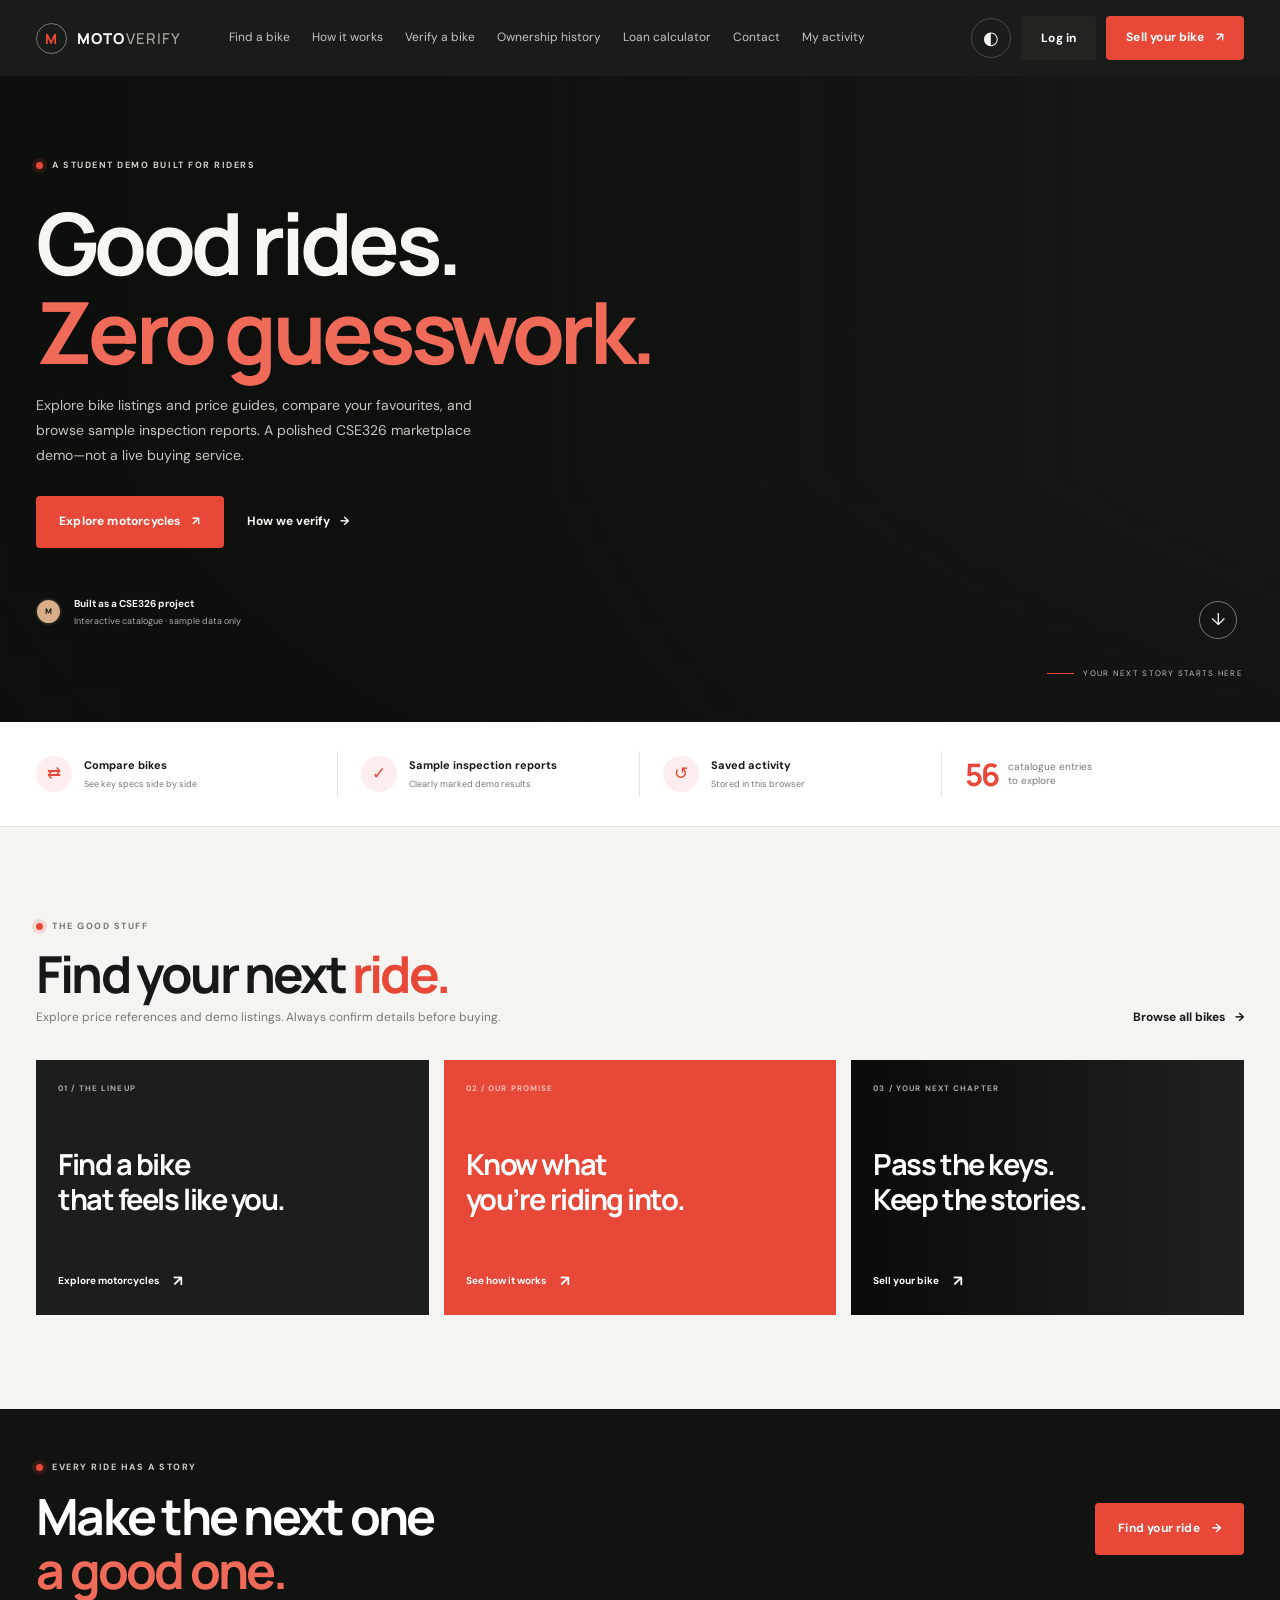
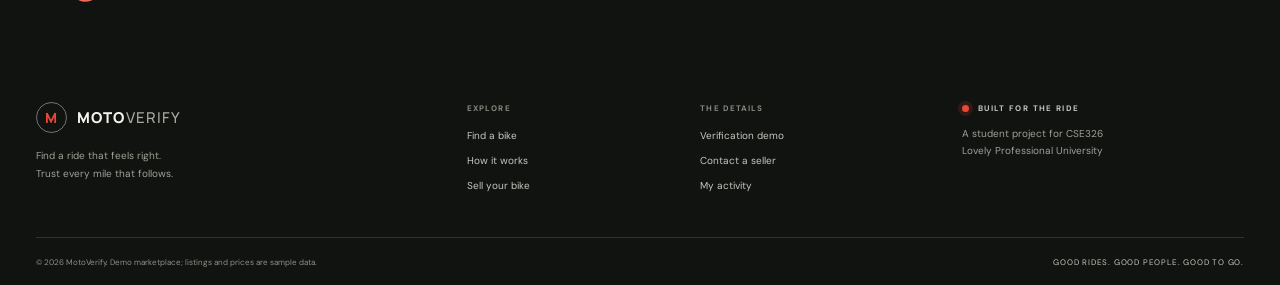
<file: index.html>
<!doctype html>
<html lang="en">
<head>
  <meta charset="utf-8">
  <meta name="viewport" content="width=device-width, initial-scale=1">
  <meta name="theme-color" content="#111311">
  <meta name="description" content="Explore and compare motorcycles in the MotoVerify student marketplace demo.">
  <title>MotoVerify — Find your kind of ride</title>
  <link rel="icon" href="assets/motoverify-icon.svg" type="image/svg+xml">
  <link rel="manifest" href="site.webmanifest">
  <link rel="preconnect" href="https://fonts.googleapis.com">
  <link rel="preconnect" href="https://fonts.gstatic.com" crossorigin>
  <link rel="preconnect" href="https://images.unsplash.com">
  <link href="https://fonts.googleapis.com/css2?family=DM+Sans:wght@400;500;600;700&family=Manrope:wght@400;500;600;700;800&display=swap" rel="stylesheet">
  <link rel="stylesheet" href="styles.css">
  <script src="app.js" defer></script>
</head>
<body>
  <header class="site-header">
    <div class="header-inner">
      <a class="brand" href="index.html" aria-label="MotoVerify home"><span class="brand-mark">M</span><span>MOTO<span class="brand-light">VERIFY</span></span></a>
      <nav class="main-nav" aria-label="Main navigation">
        <a href="bikes.html">Find a bike</a><a href="how-it-works.html">How it works</a><a href="verify.html">Verify a bike</a><a href="ownership-history.html">Ownership history</a><a href="loan-calculator.html">Loan calculator</a><a href="contact.html">Contact</a><a href="my-activity.html">My activity</a><button class="nav-auth" id="mobileLogin" type="button">Log in</button>
      </nav>
      <div class="header-actions">
        <button class="icon-button theme-toggle" id="theme" type="button" aria-label="Switch color theme" title="Switch color theme"><span aria-hidden="true">◐</span></button>
        <button class="button button-dark header-login" id="loginBtn" type="button">Log in</button>
        <a class="button button-red header-sell" href="sell.html">Sell your bike <span aria-hidden="true">↗</span></a>
      </div>
      <button class="mobile-menu" id="menuToggle" type="button" aria-label="Open menu" aria-expanded="false"><span></span><span></span></button>
    </div>
  </header>
  <main>
    <section class="hero" id="home">
      <div class="hero-photo" aria-hidden="true"></div>
      <div class="hero-content">
        <div class="eyebrow"><span class="eyebrow-dot"></span> A STUDENT DEMO BUILT FOR RIDERS</div>
        <h1>Good rides.<br><span>Zero guesswork.</span></h1>
        <p>Explore bike listings and price guides, compare your favourites, and browse sample inspection reports. A polished CSE326 marketplace demo—not a live buying service.</p>
        <div class="hero-actions"><a class="button button-red button-large" href="bikes.html">Explore motorcycles <span aria-hidden="true">↗</span></a><a class="text-link" href="how-it-works.html">How we verify <span aria-hidden="true">→</span></a></div>
        <div class="hero-proof"><div class="proof-avatars" aria-hidden="true"><span>M</span></div><div><strong>Built as a CSE326 project</strong><small>Interactive catalogue · sample data only</small></div></div>
      </div>
      <div class="hero-caption"><span class="caption-line"></span><span>YOUR NEXT STORY STARTS HERE</span></div>
      <a class="hero-scroll" href="bikes.html" aria-label="Browse motorcycles">↓</a>
    </section>
    <section class="trust-strip" aria-label="Project features">
      <div><span class="trust-icon">⇄</span><span><strong>Compare bikes</strong><small>See key specs side by side</small></span></div>
      <div><span class="trust-icon">✓</span><span><strong>Sample inspection reports</strong><small>Clearly marked demo results</small></span></div>
      <div><span class="trust-icon">↺</span><span><strong>Saved activity</strong><small>Stored in this browser</small></span></div>
      <div class="trust-count"><strong id="sCount">35</strong><span>catalogue entries to explore</span></div>
    </section>
    <section class="home-discover section-wrap">
      <div class="section-heading"><div><div class="eyebrow eyebrow-dark"><span class="eyebrow-dot"></span> THE GOOD STUFF</div><h2>Find your next <span>ride.</span></h2><p>Explore price references and demo listings. Always confirm details before buying.</p></div><a class="text-link" href="bikes.html">Browse all bikes <span aria-hidden="true">→</span></a></div>
      <div class="home-tiles">
        <a class="home-tile tile-dark" href="bikes.html"><span class="tile-number">01 / THE LINEUP</span><strong>Find a bike<br>that feels like you.</strong><span class="tile-link">Explore motorcycles <i>↗</i></span></a>
        <a class="home-tile tile-red" href="how-it-works.html"><span class="tile-number">02 / OUR PROMISE</span><strong>Know what<br>you’re riding into.</strong><span class="tile-link">See how it works <i>↗</i></span></a>
        <a class="home-tile tile-photo" href="sell.html"><span class="tile-number">03 / YOUR NEXT CHAPTER</span><strong>Pass the keys.<br>Keep the stories.</strong><span class="tile-link">Sell your bike <i>↗</i></span></a>
      </div>
    </section>
    <section class="home-bottom"><div><span class="eyebrow"><span class="eyebrow-dot"></span> EVERY RIDE HAS A STORY</span><h2>Make the next one<br><span>a good one.</span></h2></div><a class="button button-red button-large" href="bikes.html">Find your ride <span aria-hidden="true">→</span></a></section>
  </main>
  <footer class="site-footer">
    <div class="footer-main">
      <div class="footer-brand"><a class="brand" href="index.html"><span class="brand-mark">M</span><span>MOTO<span class="brand-light">VERIFY</span></span></a><p>Find a ride that feels right.<br>Trust every mile that follows.</p></div>
      <div class="footer-links"><span>EXPLORE</span><a href="bikes.html">Find a bike</a><a href="how-it-works.html">How it works</a><a href="sell.html">Sell your bike</a></div>
      <div class="footer-links"><span>THE DETAILS</span><a href="verify.html">Verification demo</a><a href="contact.html">Contact a seller</a><a href="my-activity.html">My activity</a></div>
      <div class="footer-note"><span class="eyebrow"><span class="eyebrow-dot"></span> BUILT FOR THE RIDE</span><p>A student project for CSE326<br>Lovely Professional University</p></div>
    </div>
    <div class="footer-bottom"><span>© <span id="yearNow"></span> MotoVerify. Demo marketplace; listings and prices are sample data.</span><span>GOOD RIDES. GOOD PEOPLE. GOOD TO GO.</span></div>
  </footer>
  <dialog class="auth-dialog" id="auth" aria-labelledby="aT">
    <div class="auth-content"><div class="dialog-top"><div><span class="eyebrow eyebrow-dark">YOUR RIDER ACCOUNT</span><h2 id="aT">Log in</h2></div><button class="icon-button close-button" id="aX" type="button" aria-label="Close dialog">×</button></div>
      <form id="aForm" novalidate><div class="field" id="aNw" hidden><label for="aN">Full name</label><input id="aN" autocomplete="name" placeholder="Your name"><span class="err"></span></div><div class="field"><label for="aE">Email</label><input id="aE" type="email" autocomplete="email" placeholder="you@example.com"><span class="err"></span></div><div class="field"><label for="aP">Password</label><input id="aP" type="password" autocomplete="current-password" placeholder="At least 6 characters"><span class="err"></span></div><button class="button button-red button-full" id="aS" type="submit">Log in <span aria-hidden="true">→</span></button><p class="auth-switch"><span id="aQ">New here?</span> <button class="link-button" id="aTg" type="button">Create an account</button></p></form><p class="auth-demo-note">Demo only — account details are not sent to a server.</p>
    </div>
  </dialog>
  <div class="toast" id="toast" role="status" aria-live="polite"></div>
</body>
</html>
</file>
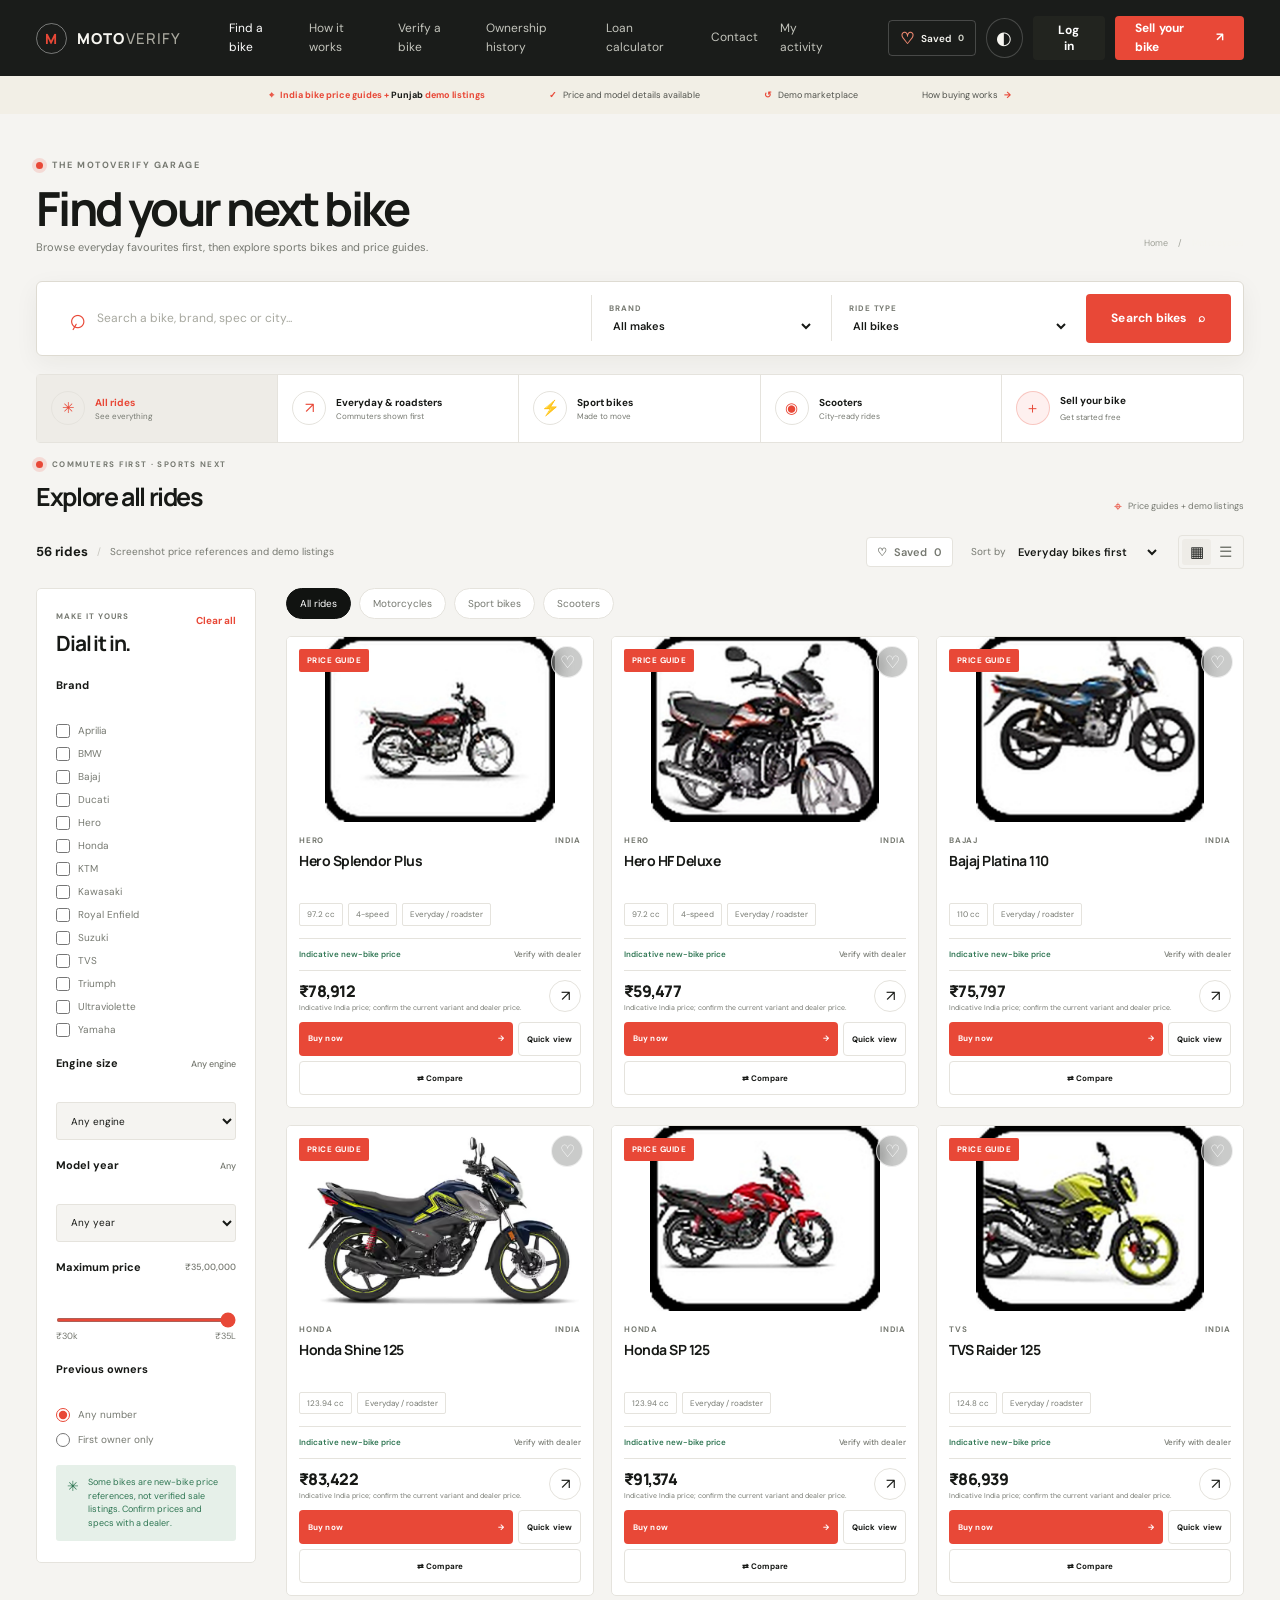
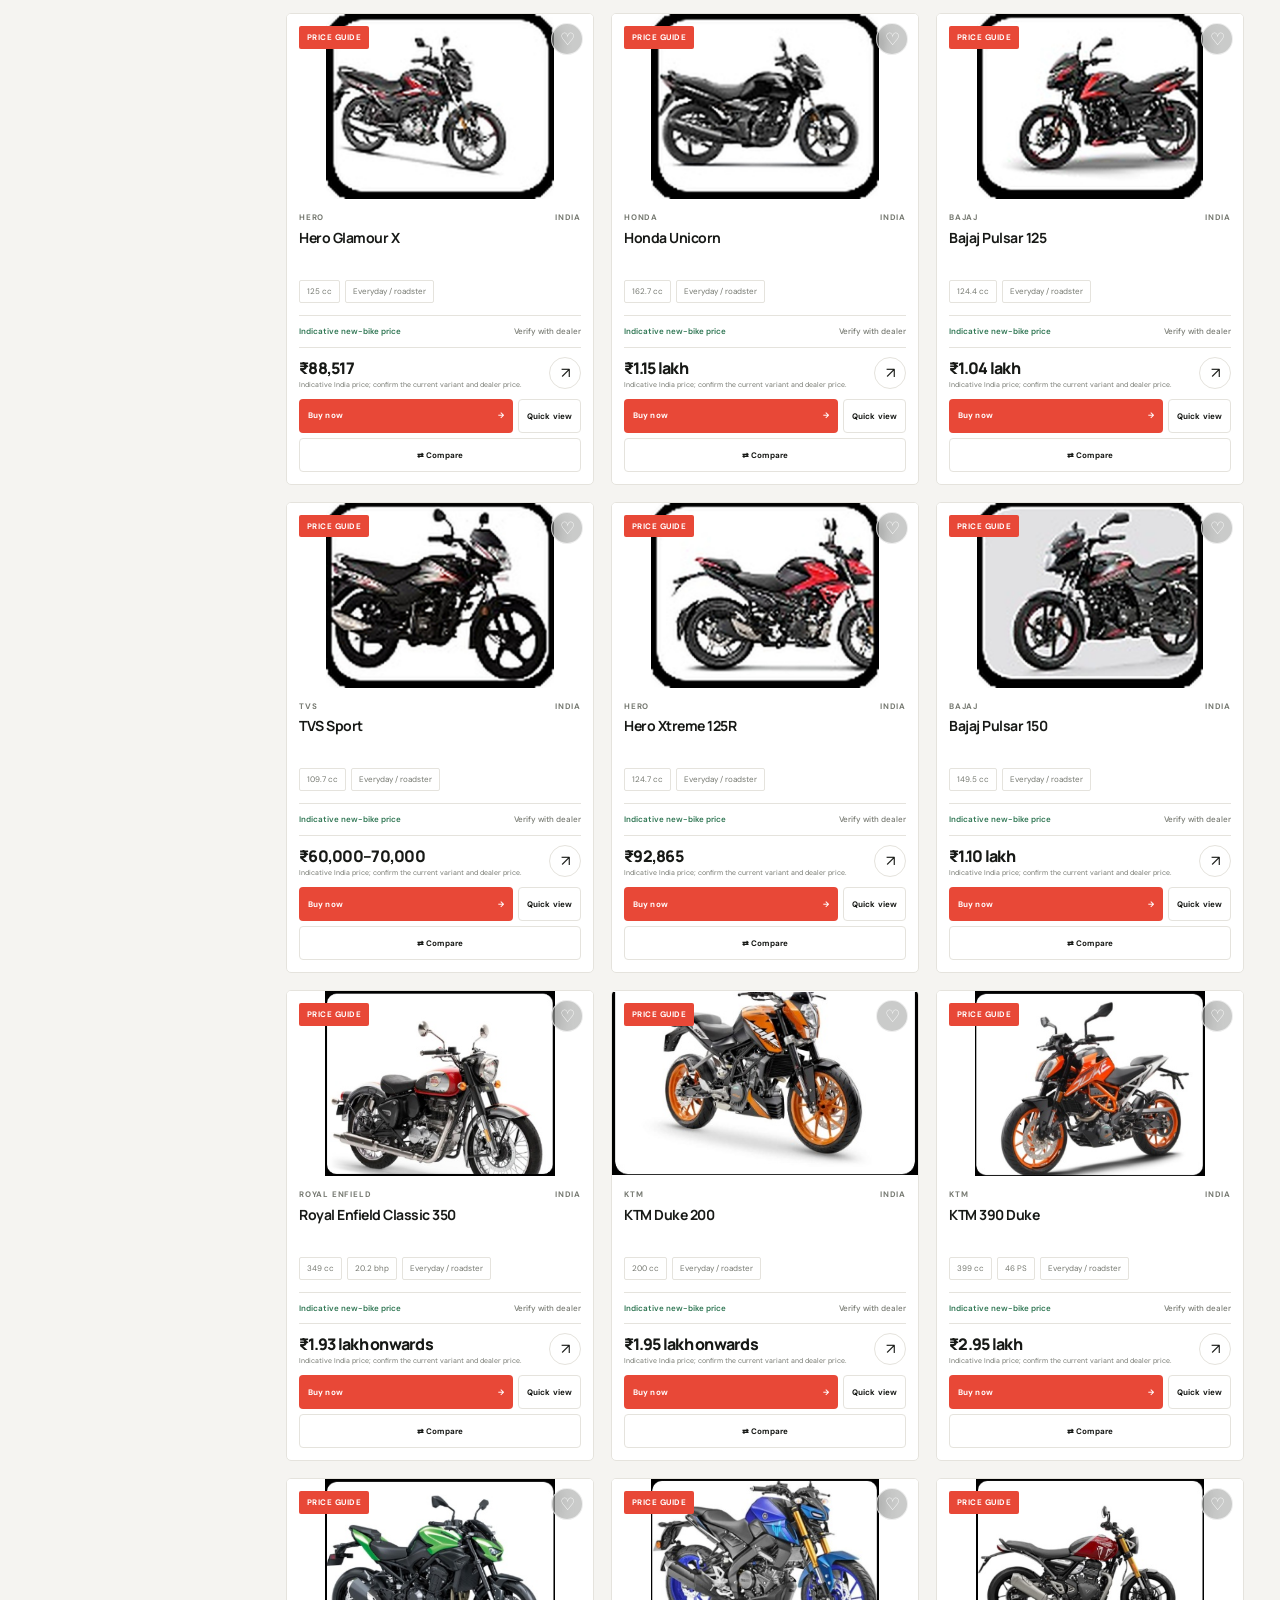
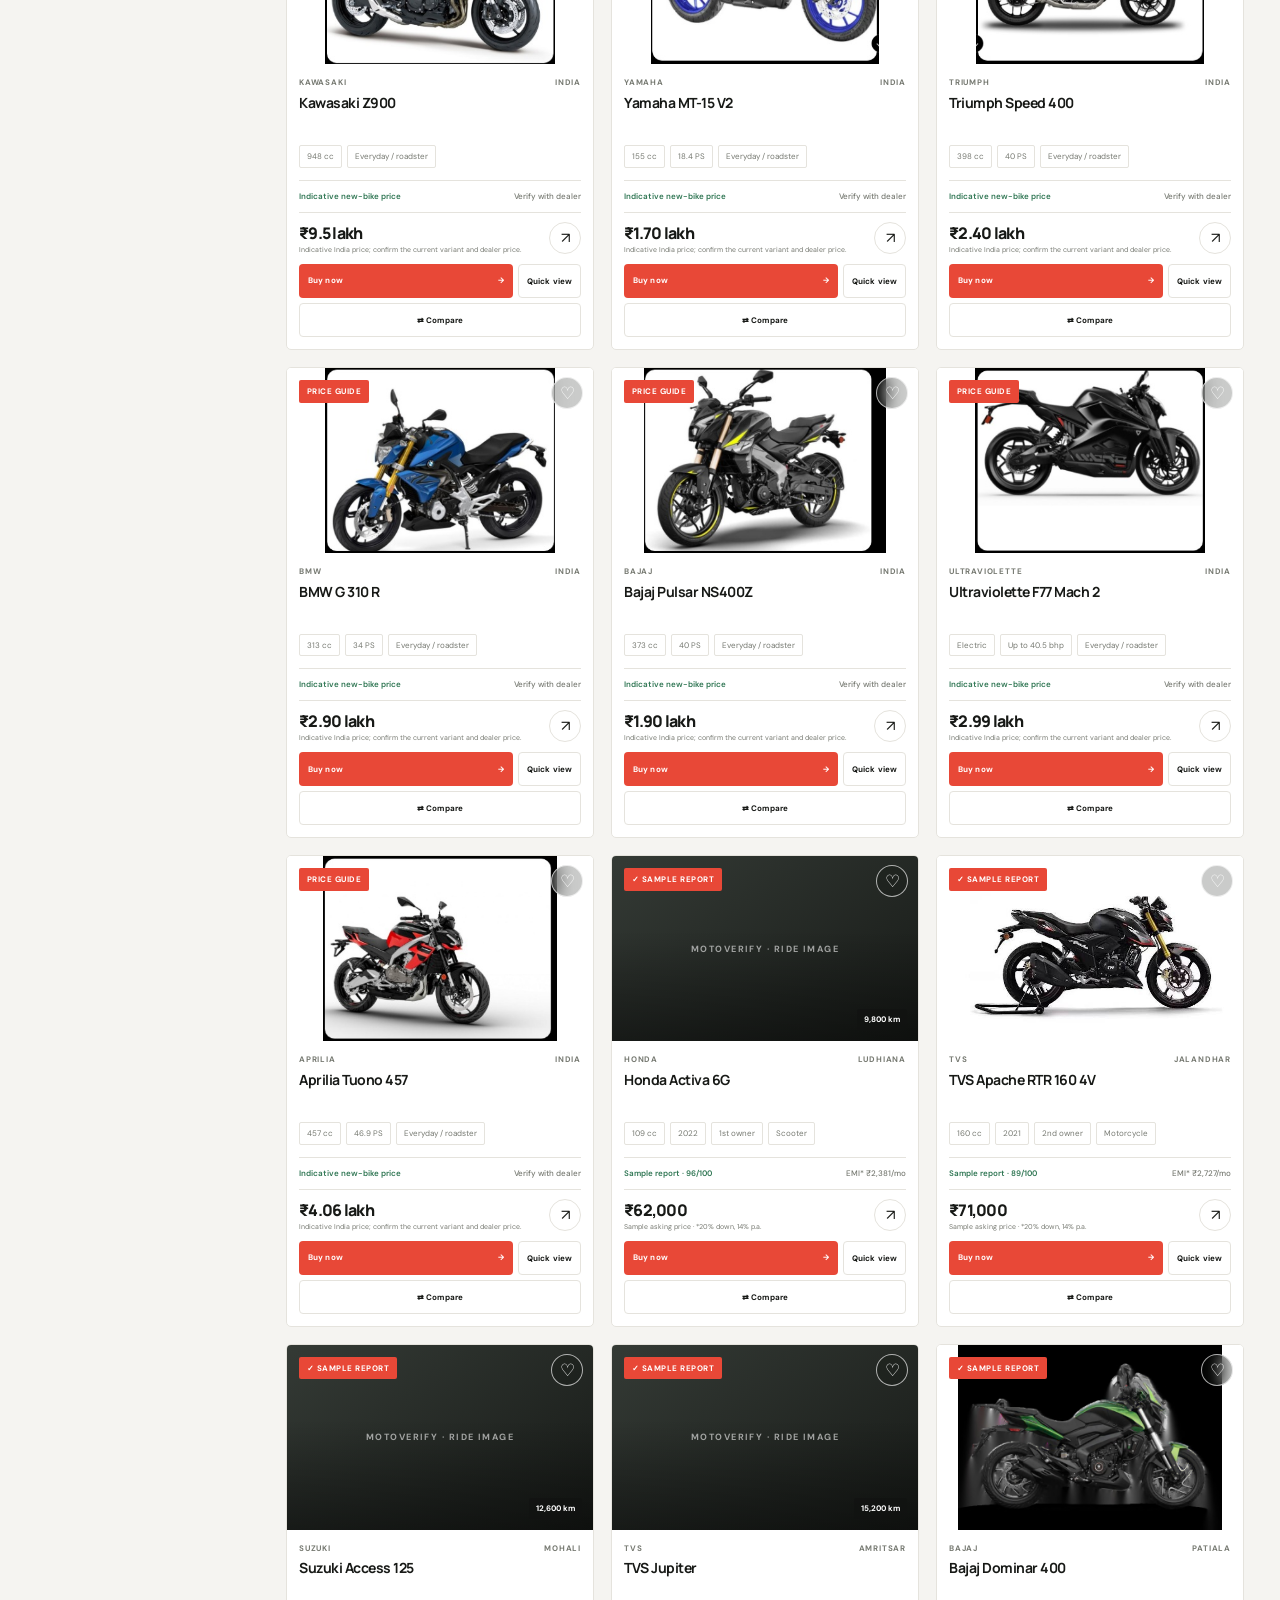
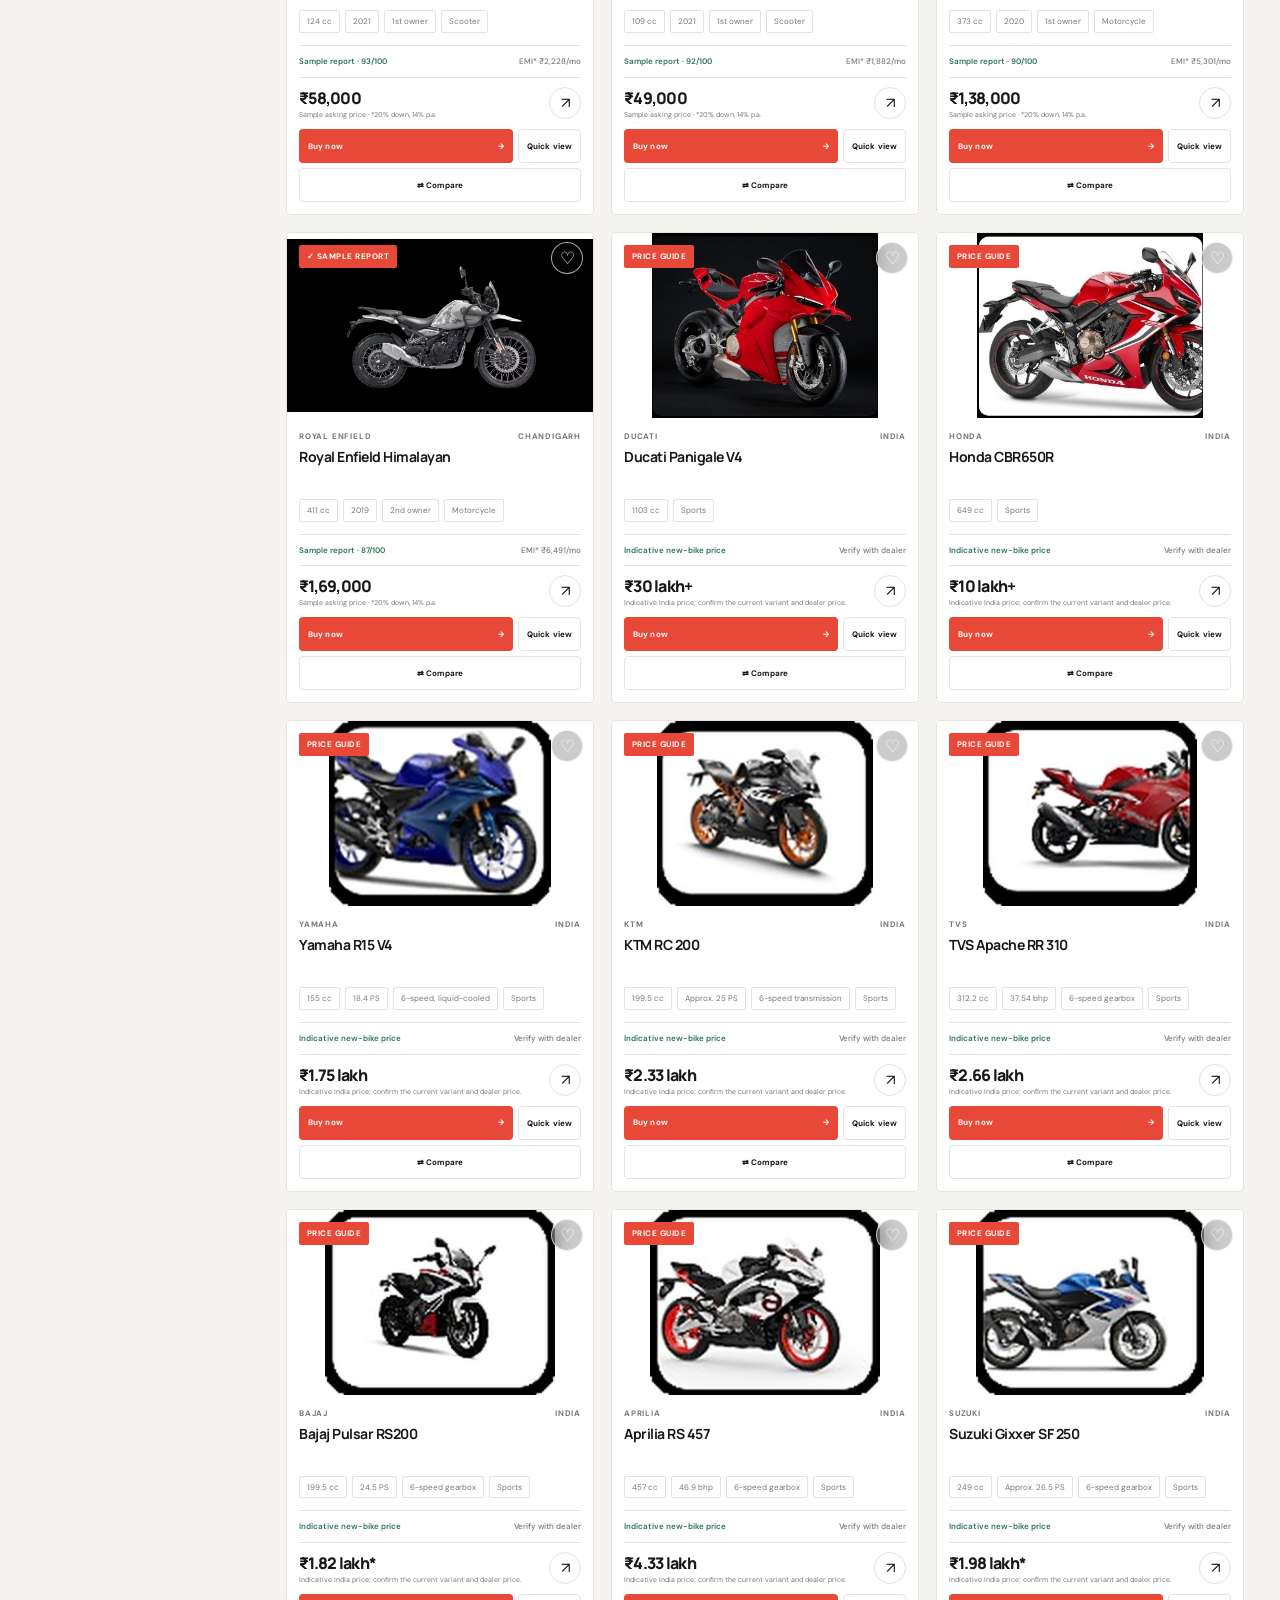
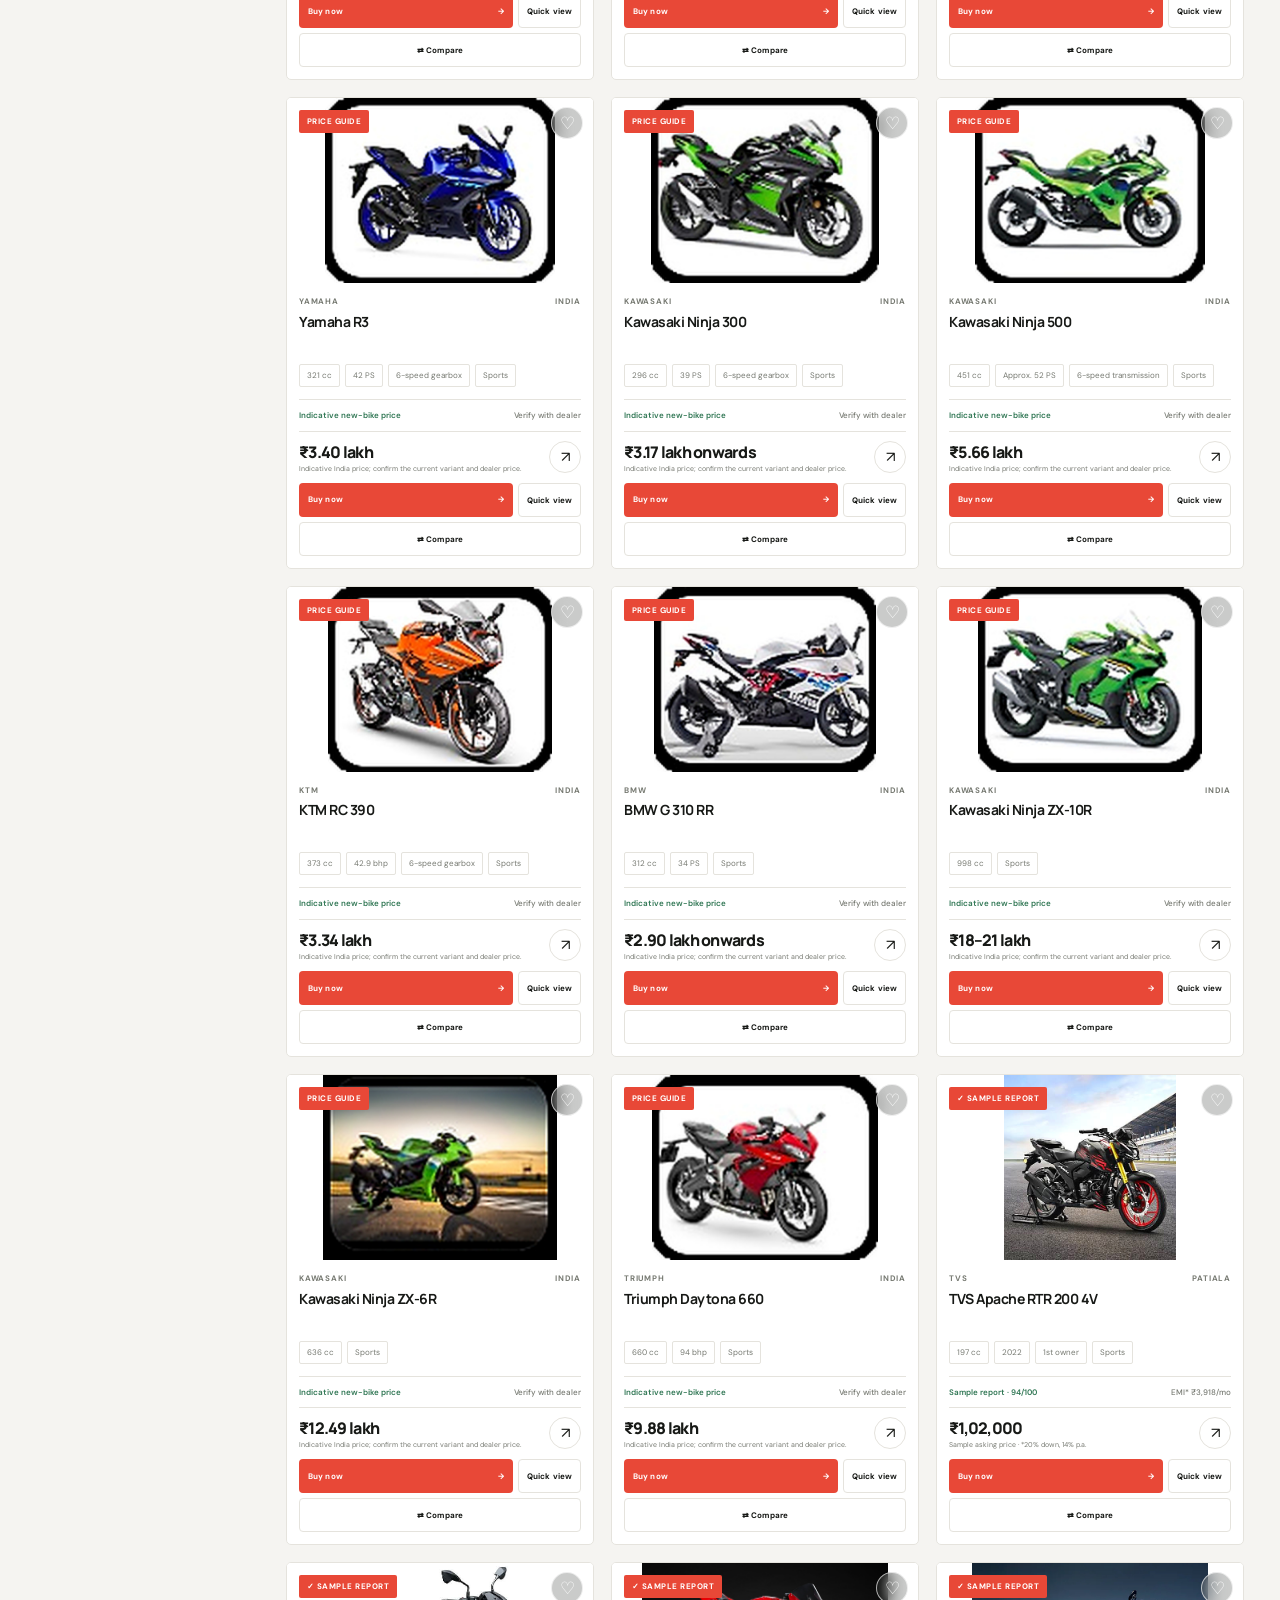
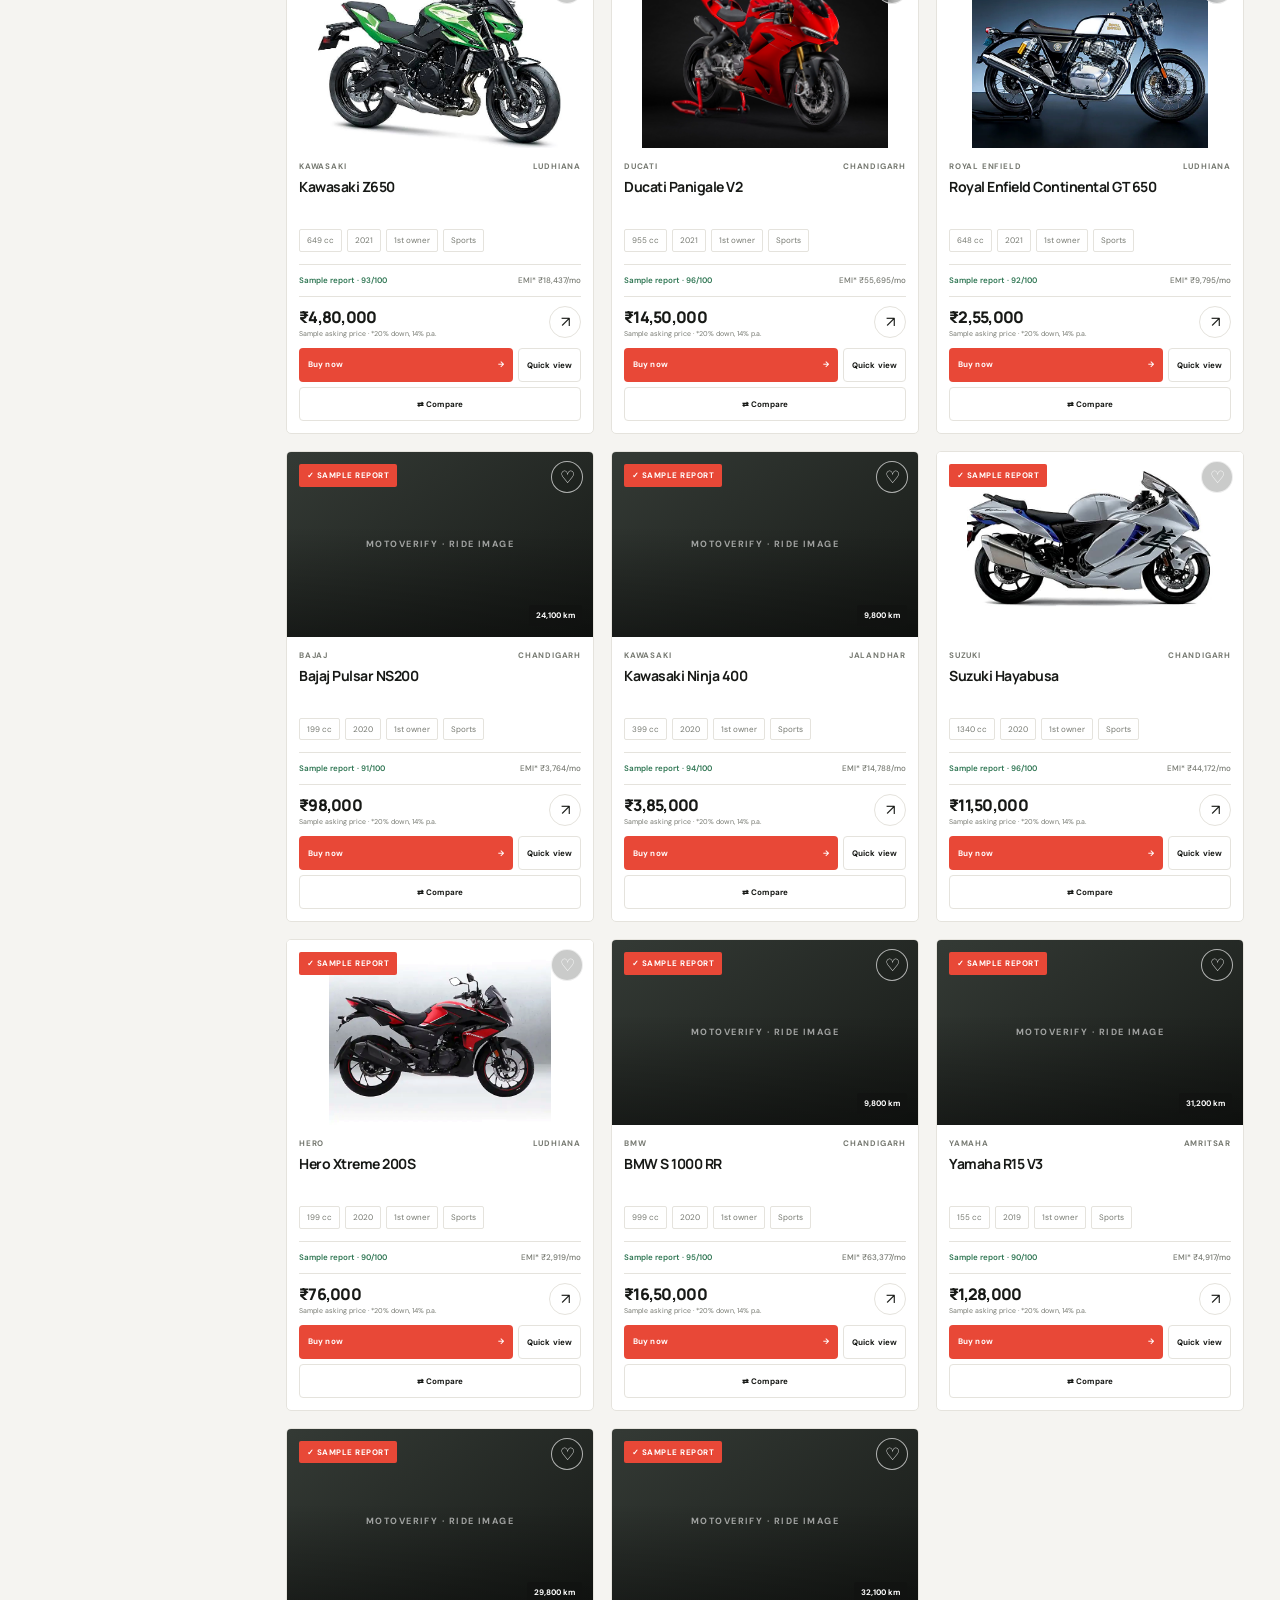
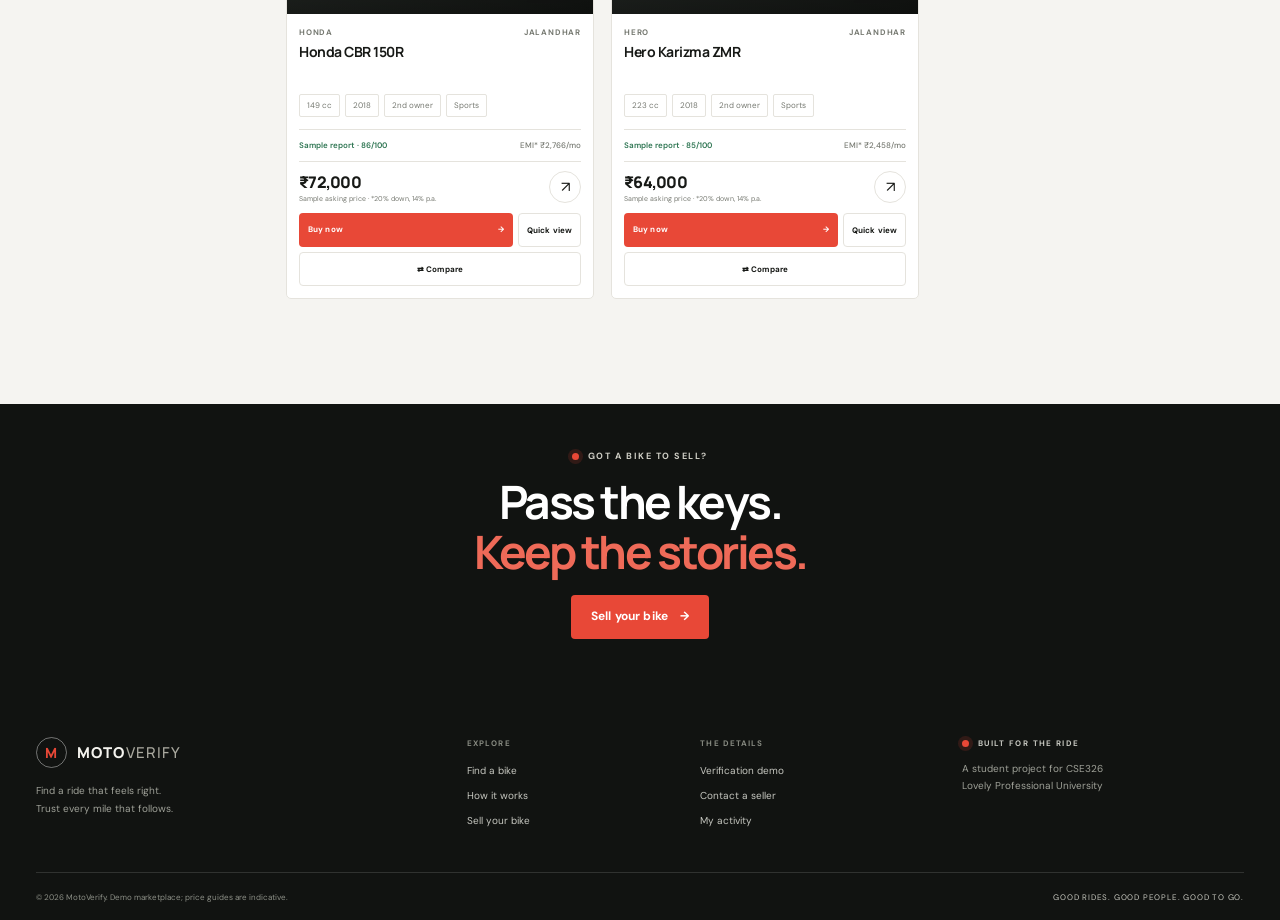
<file: bikes.html>
<!doctype html>
<html lang="en">
<head>
  <meta charset="utf-8">
  <meta name="viewport" content="width=device-width, initial-scale=1">
  <meta name="theme-color" content="#111311">
  <meta name="description" content="Browse inspected, pre-owned motorcycles and scooters on MotoVerify.">
  <title>Find a bike — MotoVerify</title>
  <link rel="icon" href="assets/motoverify-icon.svg" type="image/svg+xml">
  <link rel="manifest" href="site.webmanifest">
  <link rel="preconnect" href="https://fonts.googleapis.com">
  <link rel="preconnect" href="https://fonts.gstatic.com" crossorigin>
  <link rel="preconnect" href="https://images.unsplash.com">
  <link href="https://fonts.googleapis.com/css2?family=DM+Sans:wght@400;500;600;700&family=Manrope:wght@400;500;600;700;800&display=swap" rel="stylesheet">
  <link rel="stylesheet" href="styles.css">
  <script src="app.js" defer></script>
</head>
<body>
  <header class="site-header"><div class="header-inner">
    <a class="brand" href="index.html" aria-label="MotoVerify home"><span class="brand-mark">M</span><span>MOTO<span class="brand-light">VERIFY</span></span></a>
    <nav class="main-nav" aria-label="Main navigation"><a href="bikes.html" aria-current="page">Find a bike</a><a href="how-it-works.html">How it works</a><a href="verify.html">Verify a bike</a><a href="ownership-history.html">Ownership history</a><a href="loan-calculator.html">Loan calculator</a><a href="contact.html">Contact</a><a href="my-activity.html">My activity</a><button class="nav-auth" id="mobileLogin" type="button">Log in</button></nav>
    <div class="header-actions"><button class="header-shortlist" id="headerSaved" type="button"><span aria-hidden="true">♡</span> Saved <b id="headerSavedCount">0</b></button><button class="icon-button theme-toggle" id="theme" type="button" aria-label="Switch color theme" title="Switch color theme"><span aria-hidden="true">◐</span></button><button class="button button-dark header-login" id="loginBtn" type="button">Log in</button><a class="button button-red header-sell" href="sell.html">Sell your bike <span aria-hidden="true">↗</span></a></div>
    <button class="mobile-menu" id="menuToggle" type="button" aria-label="Open menu" aria-expanded="false"><span></span><span></span></button>
  </div></header>
  <main>
    <div class="shop-service-bar"><div><span class="service-location-icon">⌖</span><span>India bike price guides + <strong>Punjab</strong> demo listings</span></div><div><span>✓</span> Price and model details available</div><div><span>↺</span> Demo marketplace</div><a href="how-it-works.html">How buying works <span>→</span></a></div>
    <section class="shop-heading section-wrap">
      <div class="shop-heading-top"><div><div class="eyebrow eyebrow-dark"><span class="eyebrow-dot"></span> THE MOTOVERIFY GARAGE</div><h1>Find your next bike</h1><p>Browse everyday favourites first, then explore sports bikes and price guides.</p></div><div class="page-crumb"><a href="index.html">Home</a><span>/</span><span>Motorcycles</span></div></div>
      <form class="search-panel shop-search" id="heroSearch" role="search">
        <label class="search-input-wrap" for="q"><span class="search-icon" aria-hidden="true">⌕</span><input id="q" type="search" placeholder="Search a bike, brand, spec or city..." aria-label="Search motorcycles"></label>
        <label class="search-select"><span>BRAND</span><select id="searchBrand" aria-label="Filter by make"><option value="">All brands</option></select></label>
        <label class="search-select"><span>RIDE TYPE</span><select id="searchType" aria-label="Filter by ride type"><option value="">All bikes</option><option value="Motorcycle">Motorcycles</option><option value="Sports">Sport bikes</option><option value="Scooter">Scooters</option></select></label>
        <button class="button button-red search-submit" type="submit">Search bikes <span aria-hidden="true">⌕</span></button>
      </form>
      <div class="shop-category-row" role="group" aria-label="Shop by motorcycle type">
        <button class="shop-category active" type="button" data-shop-type=""><span class="category-icon">✳</span><span>All rides<small>See everything</small></span></button>
        <button class="shop-category" type="button" data-shop-type="Motorcycle"><span class="category-icon">↗</span><span>Everyday &amp; roadsters<small>Commuters shown first</small></span></button>
        <button class="shop-category" type="button" data-shop-type="Sports"><span class="category-icon">⚡</span><span>Sport bikes<small>Made to move</small></span></button>
        <button class="shop-category" type="button" data-shop-type="Scooter"><span class="category-icon">◉</span><span>Scooters<small>City-ready rides</small></span></button>
        <a class="shop-category shop-sell-category" href="sell.html"><span class="category-icon">＋</span><span>Sell your bike<small>Get started free</small></span></a>
      </div>
    </section>
    <section class="inventory-section section-wrap" id="inventory">
      <div class="shop-results-heading"><div><span class="eyebrow eyebrow-dark"><span class="eyebrow-dot"></span> COMMUTERS FIRST · SPORTS NEXT</span><h2>Explore all rides</h2></div><div class="shop-delivery-note"><span>⌖</span> Price guides + demo listings</div></div>
      <div class="inventory-toolbar">
        <div class="results-copy"><span id="count">Loading catalogue…</span><span class="results-divider">/</span><span>Screenshot price references and demo listings</span></div>
        <div class="toolbar-controls">
          <button class="filter-toggle" id="mf" type="button" aria-expanded="false" aria-controls="filters"><span aria-hidden="true">☷</span> Filters <span class="filter-count" id="filterCount" hidden>0</span></button>
          <button class="saved-toggle" id="savedOnly" type="button" aria-pressed="false"><span aria-hidden="true">♡</span> Saved <span id="sv">0</span></button>
          <label class="sort-control" for="sort"><span>Sort by</span><select id="sort"><option value="featured">Everyday bikes first</option><option value="new">Newest first</option><option value="lo">Price: low to high</option><option value="hi">Price: high to low</option><option value="km">Lowest km</option></select></label>
          <div class="view-toggle" role="group" aria-label="Listing view"><button type="button" class="view-button active" aria-label="Grid view" aria-pressed="true">▦</button><button type="button" class="view-button" aria-label="List view" aria-pressed="false">☰</button></div>
        </div>
      </div>
      <div class="inventory-layout">
        <aside class="filters" id="filters" aria-label="Motorcycle filters">
          <div class="filter-heading"><div><span class="eyebrow eyebrow-dark">MAKE IT YOURS</span><h3>Dial it in.</h3></div><button class="reset-button" id="reset" type="button">Clear all</button></div>
          <fieldset class="filter-group"><legend>Brand</legend><div class="brand-options" id="brands"></div></fieldset>
          <fieldset class="filter-group"><legend>Engine size <span class="filter-value" id="ccValue">Any</span></legend><select id="cc" aria-label="Engine size"><option value="">Any engine</option><option value="0-125">Up to 125 cc</option><option value="125-200">125–200 cc</option><option value="200-350">200–350 cc</option><option value="350-650">350–650 cc</option><option value="651-3000">Above 650 cc</option></select></fieldset>
          <fieldset class="filter-group"><legend>Model year <span class="filter-value" id="yrValue">Any</span></legend><select id="yr" aria-label="Minimum model year"><option value="0">Any year</option><option value="2022">2022 or newer</option><option value="2021">2021 or newer</option><option value="2020">2020 or newer</option></select></fieldset>
          <fieldset class="filter-group price-filter"><legend>Maximum price <span class="filter-value" id="pv"></span></legend><input id="price" type="range" min="30000" max="3500000" step="10000" value="3500000" aria-label="Maximum price"><div class="range-labels"><span>₹30k</span><span>₹35L</span></div></fieldset>
          <fieldset class="filter-group"><legend>Previous owners</legend><label class="radio-option"><input type="radio" name="own" value="0" checked><span>Any number</span></label><label class="radio-option"><input type="radio" name="own" value="1"><span>First owner only</span></label></fieldset>
          <div class="filter-note"><span>✳</span><span>Some bikes are new-bike price references, not verified sale listings. Confirm prices and specs with a dealer.</span></div>
        </aside>
        <section class="listing-area" aria-label="Available motorcycles">
          <div class="chip-row" role="group" aria-label="Quick filter by vehicle type"><button class="chip active" data-type="" type="button" aria-pressed="true">All rides</button><button class="chip" data-type="Motorcycle" type="button" aria-pressed="false">Motorcycles</button><button class="chip" data-type="Sports" type="button" aria-pressed="false">Sport bikes</button><button class="chip" data-type="Scooter" type="button" aria-pressed="false">Scooters</button></div>
          <div class="bike-grid" id="grid" aria-live="polite"></div>
        </section>
      </div>
    </section>
    <aside class="compare-tray" id="compareTray" aria-label="Bike comparison shortlist" hidden>
      <div class="compare-tray-inner section-wrap"><div class="compare-tray-copy"><strong>Compare bikes <span id="compareCount">0</span>/3</strong><div class="compare-selection" id="compareSelection"></div></div><div class="compare-tray-actions"><button class="compare-clear" id="clearCompare" type="button">Clear</button><button class="button button-red" id="openCompare" type="button" disabled>Compare selected <span aria-hidden="true">→</span></button></div></div>
    </aside>
    <section class="page-callout"><span class="eyebrow"><span class="eyebrow-dot"></span> GOT A BIKE TO SELL?</span><h2>Pass the keys.<br><span>Keep the stories.</span></h2><a class="button button-red" href="sell.html">Sell your bike <span aria-hidden="true">→</span></a></section>
  </main>
  <footer class="site-footer"><div class="footer-main">
    <div class="footer-brand"><a class="brand" href="index.html"><span class="brand-mark">M</span><span>MOTO<span class="brand-light">VERIFY</span></span></a><p>Find a ride that feels right.<br>Trust every mile that follows.</p></div>
    <div class="footer-links"><span>EXPLORE</span><a href="bikes.html">Find a bike</a><a href="how-it-works.html">How it works</a><a href="sell.html">Sell your bike</a></div>
    <div class="footer-links"><span>THE DETAILS</span><a href="verify.html">Verification demo</a><a href="contact.html">Contact a seller</a><a href="my-activity.html">My activity</a></div>
    <div class="footer-note"><span class="eyebrow"><span class="eyebrow-dot"></span> BUILT FOR THE RIDE</span><p>A student project for CSE326<br>Lovely Professional University</p></div>
  </div><div class="footer-bottom"><span>© <span id="yearNow"></span> MotoVerify. Demo marketplace; price guides are indicative.</span><span>GOOD RIDES. GOOD PEOPLE. GOOD TO GO.</span></div></footer>
  <dialog class="detail-dialog" id="dlg" aria-labelledby="dTitle"><div class="dialog-content" id="dBody"></div></dialog>
  <dialog class="compare-dialog" id="compareDialog" aria-labelledby="compareTitle"><div class="compare-dialog-content" id="compareBody"></div></dialog>
  <dialog class="auth-dialog" id="auth" aria-labelledby="aT"><div class="auth-content"><div class="dialog-top"><div><span class="eyebrow eyebrow-dark">YOUR RIDER ACCOUNT</span><h2 id="aT">Log in</h2></div><button class="icon-button close-button" id="aX" type="button" aria-label="Close dialog">×</button></div><form id="aForm" novalidate><div class="field" id="aNw" hidden><label for="aN">Full name</label><input id="aN" autocomplete="name" placeholder="Your name"><span class="err"></span></div><div class="field"><label for="aE">Email</label><input id="aE" type="email" autocomplete="email" placeholder="you@example.com"><span class="err"></span></div><div class="field"><label for="aP">Password</label><input id="aP" type="password" autocomplete="current-password" placeholder="At least 6 characters"><span class="err"></span></div><button class="button button-red button-full" id="aS" type="submit">Log in <span aria-hidden="true">→</span></button><p class="auth-switch"><span id="aQ">New here?</span> <button class="link-button" id="aTg" type="button">Create an account</button></p></form><p class="auth-demo-note">Demo only — account details are not sent to a server.</p></div></dialog>
  <div class="toast" id="toast" role="status" aria-live="polite"></div>
</body>
</html>
</file>
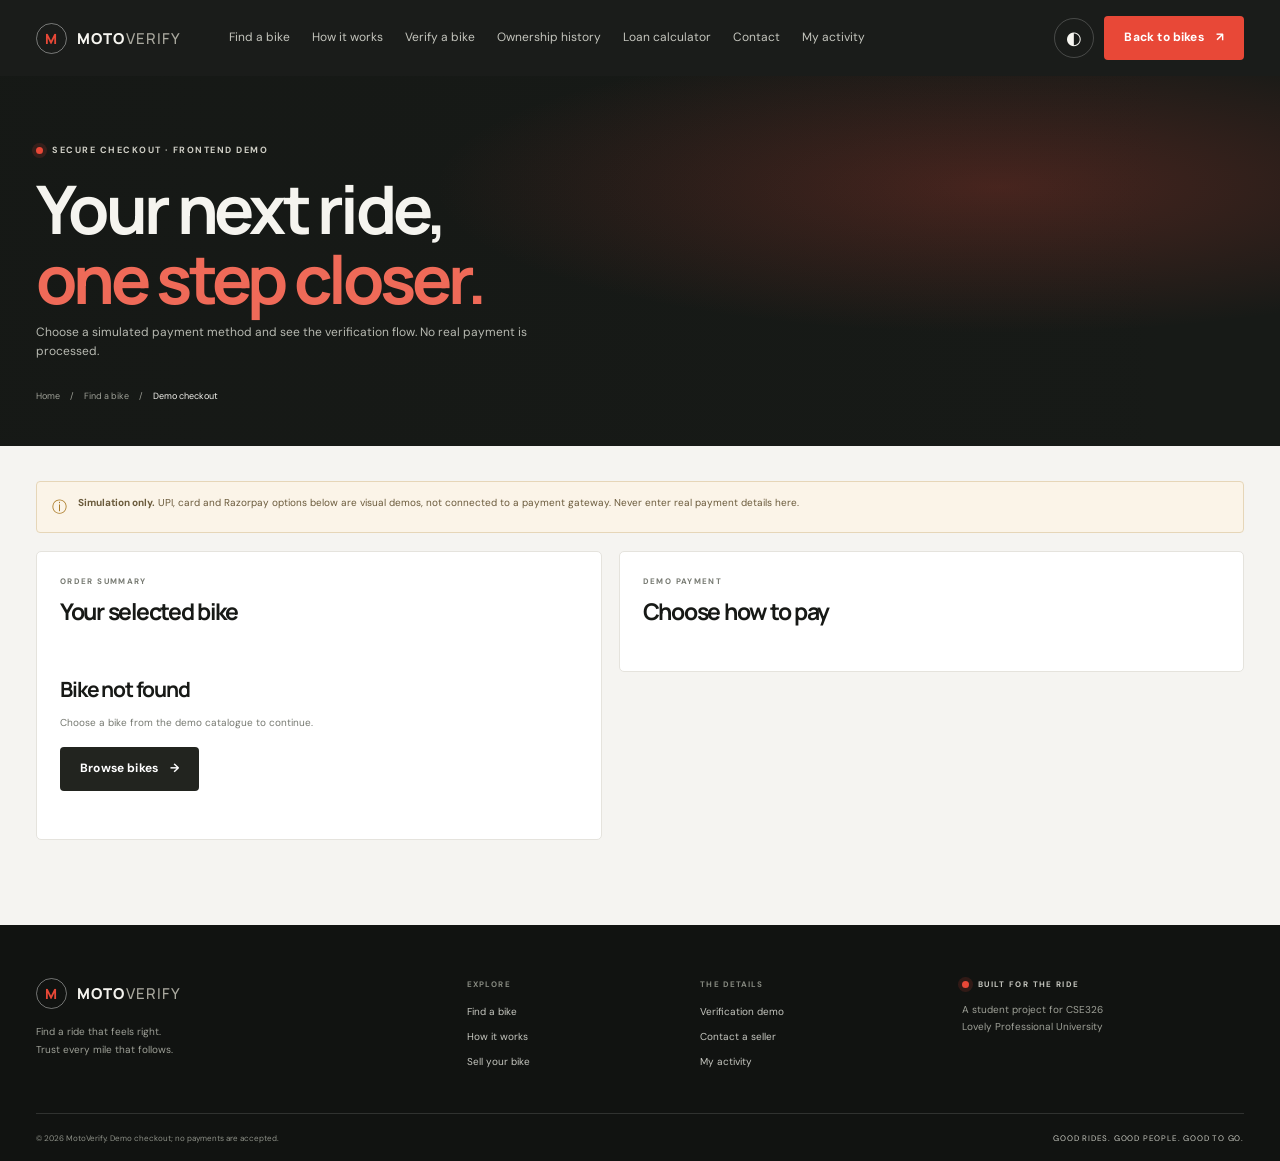
<file: checkout.html>
<!doctype html>
<html lang="en">
<head>
  <meta charset="utf-8">
  <meta name="viewport" content="width=device-width, initial-scale=1">
  <meta name="theme-color" content="#111311">
  <meta name="description" content="Try a simulated MotoVerify two-wheeler checkout. No real payment is taken.">
  <title>Demo checkout — MotoVerify</title>
  <link rel="icon" href="assets/motoverify-icon.svg" type="image/svg+xml">
  <link rel="manifest" href="site.webmanifest">
  <link rel="preconnect" href="https://fonts.googleapis.com">
  <link rel="preconnect" href="https://fonts.gstatic.com" crossorigin>
  <link href="https://fonts.googleapis.com/css2?family=DM+Sans:wght@400;500;600;700&family=Manrope:wght@400;500;600;700;800&display=swap" rel="stylesheet">
  <link rel="stylesheet" href="styles.css">
  <script src="app.js" defer></script>
</head>
<body>
  <header class="site-header">
    <div class="header-inner">
      <a class="brand" href="index.html" aria-label="MotoVerify home"><span class="brand-mark">M</span><span>MOTO<span class="brand-light">VERIFY</span></span></a>
      <nav class="main-nav" aria-label="Main navigation">
        <a href="bikes.html">Find a bike</a><a href="how-it-works.html">How it works</a><a href="verify.html">Verify a bike</a><a href="ownership-history.html">Ownership history</a><a href="loan-calculator.html">Loan calculator</a><a href="contact.html">Contact</a><a href="my-activity.html">My activity</a>
      </nav>
      <div class="header-actions">
        <button class="icon-button theme-toggle" id="theme" type="button" aria-label="Switch color theme" title="Switch color theme"><span aria-hidden="true">◐</span></button>
        <a class="button button-red header-sell" href="bikes.html">Back to bikes <span aria-hidden="true">↗</span></a>
      </div>
      <button class="mobile-menu" id="menuToggle" type="button" aria-label="Open menu" aria-expanded="false"><span></span><span></span></button>
    </div>
  </header>
  <main>
    <section class="page-banner"><div class="section-wrap"><div class="eyebrow"><span class="eyebrow-dot"></span> SECURE CHECKOUT · FRONTEND DEMO</div><h1>Your next ride,<br><span>one step closer.</span></h1><p>Choose a simulated payment method and see the verification flow. No real payment is processed.</p><div class="page-crumb"><a href="index.html">Home</a><span>/</span><a href="bikes.html">Find a bike</a><span>/</span><span>Demo checkout</span></div></div></section>
    <section class="checkout-section section-wrap">
      <div class="checkout-notice"><span aria-hidden="true">ⓘ</span><p><strong>Simulation only.</strong> UPI, card and Razorpay options below are visual demos, not connected to a payment gateway. Never enter real payment details here.</p></div>
      <div class="checkout-layout">
        <section class="checkout-order-card" aria-label="Selected bike">
          <div class="checkout-section-heading"><span class="eyebrow eyebrow-dark">ORDER SUMMARY</span><h2>Your selected bike</h2></div>
          <div id="checkoutSummary" aria-live="polite"></div>
        </section>
        <section class="checkout-payment-card" aria-labelledby="paymentTitle">
          <div class="checkout-section-heading"><span class="eyebrow eyebrow-dark">DEMO PAYMENT</span><h2 id="paymentTitle">Choose how to pay</h2></div>
          <form id="checkoutForm">
            <fieldset class="payment-methods">
              <legend>Select a demo method</legend>
              <label class="payment-method"><input type="radio" name="paymentMethod" value="upi" checked><span class="payment-method-icon" aria-hidden="true">U</span><span><strong>UPI</strong><small>Simulated UPI app verification</small></span><span class="payment-method-check" aria-hidden="true">✓</span></label>
              <label class="payment-method"><input type="radio" name="paymentMethod" value="card"><span class="payment-method-icon" aria-hidden="true">▤</span><span><strong>Credit / debit card</strong><small>Test flow only · no card details requested</small></span><span class="payment-method-check" aria-hidden="true">✓</span></label>
              <label class="payment-method"><input type="radio" name="paymentMethod" value="razorpay"><span class="payment-method-icon" aria-hidden="true">R</span><span><strong>Razorpay Checkout</strong><small>Gateway hand-off preview · not connected</small></span><span class="payment-method-check" aria-hidden="true">✓</span></label>
            </fieldset>
            <p class="payment-security-note"><span aria-hidden="true">⌑</span> This demo never asks for a UPI PIN, OTP, CVV or card number.</p>
            <button class="button button-red button-full" id="checkoutSubmit" type="submit">Simulate secure payment <span aria-hidden="true">→</span></button>
            <p class="checkout-footnote">The button runs a local verification animation only. Nothing is charged, reserved or sent to a server.</p>
            <div class="checkout-status" id="checkoutStatus" role="status" aria-live="polite"></div>
          </form>
        </section>
      </div>
    </section>
  </main>
  <footer class="site-footer"><div class="footer-main">
    <div class="footer-brand"><a class="brand" href="index.html"><span class="brand-mark">M</span><span>MOTO<span class="brand-light">VERIFY</span></span></a><p>Find a ride that feels right.<br>Trust every mile that follows.</p></div>
    <div class="footer-links"><span>EXPLORE</span><a href="bikes.html">Find a bike</a><a href="how-it-works.html">How it works</a><a href="sell.html">Sell your bike</a></div>
    <div class="footer-links"><span>THE DETAILS</span><a href="verify.html">Verification demo</a><a href="contact.html">Contact a seller</a><a href="my-activity.html">My activity</a></div>
    <div class="footer-note"><span class="eyebrow"><span class="eyebrow-dot"></span> BUILT FOR THE RIDE</span><p>A student project for CSE326<br>Lovely Professional University</p></div>
  </div><div class="footer-bottom"><span>© <span id="yearNow"></span> MotoVerify. Demo checkout; no payments are accepted.</span><span>GOOD RIDES. GOOD PEOPLE. GOOD TO GO.</span></div></footer>
  <div class="toast" id="toast" role="status" aria-live="polite"></div>
</body>
</html>
</file>
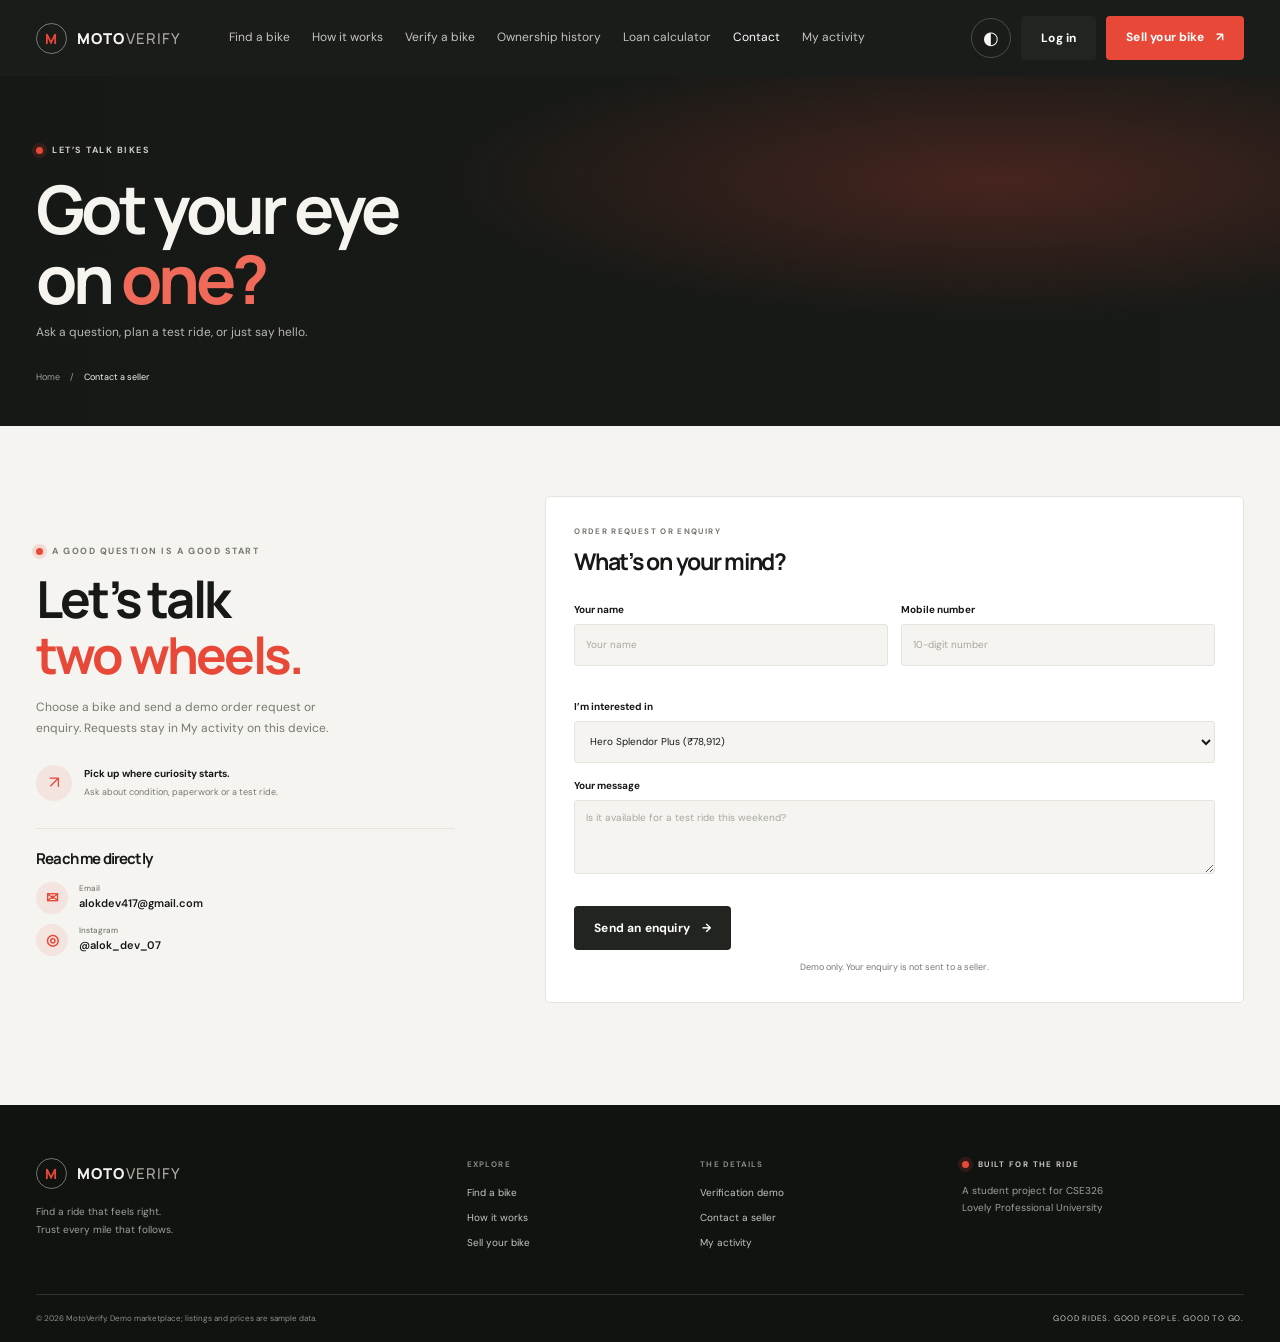
<file: contact.html>
<!doctype html>
<html lang="en">
<head>
  <meta charset="utf-8"><meta name="viewport" content="width=device-width, initial-scale=1"><meta name="theme-color" content="#111311">
  <meta name="description" content="Send a demo enquiry about a MotoVerify motorcycle listing."><title>Contact a seller — MotoVerify</title>
  <link rel="icon" href="assets/motoverify-icon.svg" type="image/svg+xml"><link rel="manifest" href="site.webmanifest">
  <link rel="preconnect" href="https://fonts.googleapis.com"><link rel="preconnect" href="https://fonts.gstatic.com" crossorigin>
  <link href="https://fonts.googleapis.com/css2?family=DM+Sans:wght@400;500;600;700&family=Manrope:wght@400;500;600;700;800&display=swap" rel="stylesheet">
  <link rel="stylesheet" href="styles.css"><script src="app.js" defer></script>
</head>
<body>
  <header class="site-header"><div class="header-inner">
    <a class="brand" href="index.html" aria-label="MotoVerify home"><span class="brand-mark">M</span><span>MOTO<span class="brand-light">VERIFY</span></span></a>
    <nav class="main-nav" aria-label="Main navigation"><a href="bikes.html">Find a bike</a><a href="how-it-works.html">How it works</a><a href="verify.html">Verify a bike</a><a href="ownership-history.html">Ownership history</a><a href="loan-calculator.html">Loan calculator</a><a href="contact.html" aria-current="page">Contact</a><a href="my-activity.html">My activity</a><button class="nav-auth" id="mobileLogin" type="button">Log in</button></nav>
    <div class="header-actions"><button class="icon-button theme-toggle" id="theme" type="button" aria-label="Switch color theme" title="Switch color theme"><span aria-hidden="true">◐</span></button><button class="button button-dark header-login" id="loginBtn" type="button">Log in</button><a class="button button-red header-sell" href="sell.html">Sell your bike <span aria-hidden="true">↗</span></a></div>
    <button class="mobile-menu" id="menuToggle" type="button" aria-label="Open menu" aria-expanded="false"><span></span><span></span></button>
  </div></header>
  <main>
    <section class="page-banner"><div class="section-wrap"><div class="eyebrow"><span class="eyebrow-dot"></span> LET’S TALK BIKES</div><h1>Got your eye<br>on <span>one?</span></h1><p>Ask a question, plan a test ride, or just say hello.</p><div class="page-crumb"><a href="index.html">Home</a><span>/</span><span>Contact a seller</span></div></div></section>
    <section class="contact-section section-wrap">
      <div><div class="eyebrow eyebrow-dark"><span class="eyebrow-dot"></span> A GOOD QUESTION IS A GOOD START</div><h2>Let’s talk<br><span>two wheels.</span></h2><p>Choose a bike and send a demo order request or enquiry. Requests stay in My activity on this device.</p><div class="contact-promise"><span class="trust-icon">↗</span><span><strong>Pick up where curiosity starts.</strong><small>Ask about condition, paperwork or a test ride.</small></span></div><div class="contact-details"><h3>Reach me directly</h3><a href="mailto:alokdev417@gmail.com"><span aria-hidden="true">✉</span><span><small>Email</small>alokdev417@gmail.com</span></a><a href="https://www.instagram.com/alok_dev_07/" target="_blank" rel="noopener noreferrer"><span aria-hidden="true">◎</span><span><small>Instagram</small>@alok_dev_07</span></a></div></div>
      <form id="cForm" class="contact-form" novalidate>
        <div class="form-card-heading"><div><span class="eyebrow eyebrow-dark">ORDER REQUEST OR ENQUIRY</span><h3 id="cFormTitle">What’s on your mind?</h3></div></div>
        <div class="form-grid">
          <div class="field"><label for="cN">Your name</label><input id="cN" autocomplete="name" placeholder="Your name"><span class="err"></span></div>
          <div class="field"><label for="cP">Mobile number</label><input id="cP" inputmode="numeric" maxlength="10" autocomplete="tel" placeholder="10-digit number"><span class="err"></span></div>
          <div class="field field-wide"><label for="cB">I’m interested in</label><select id="cB"></select></div>
          <div class="field field-wide"><label for="cM">Your message</label><textarea id="cM" rows="4" placeholder="Is it available for a test ride this weekend?"></textarea><span class="err"></span></div>
        </div>
        <button class="button button-dark" id="cSubmit" type="submit">Send an enquiry <span aria-hidden="true">→</span></button><p class="form-footnote" id="cFormNote">Demo only. Your enquiry is not sent to a seller.</p>
      </form>
    </section>
  </main>
  <footer class="site-footer"><div class="footer-main">
    <div class="footer-brand"><a class="brand" href="index.html"><span class="brand-mark">M</span><span>MOTO<span class="brand-light">VERIFY</span></span></a><p>Find a ride that feels right.<br>Trust every mile that follows.</p></div>
    <div class="footer-links"><span>EXPLORE</span><a href="bikes.html">Find a bike</a><a href="how-it-works.html">How it works</a><a href="sell.html">Sell your bike</a></div>
    <div class="footer-links"><span>THE DETAILS</span><a href="verify.html">Verification demo</a><a href="contact.html">Contact a seller</a><a href="my-activity.html">My activity</a></div>
    <div class="footer-note"><span class="eyebrow"><span class="eyebrow-dot"></span> BUILT FOR THE RIDE</span><p>A student project for CSE326<br>Lovely Professional University</p></div>
  </div><div class="footer-bottom"><span>© <span id="yearNow"></span> MotoVerify. Demo marketplace; listings and prices are sample data.</span><span>GOOD RIDES. GOOD PEOPLE. GOOD TO GO.</span></div></footer>
  <dialog class="auth-dialog" id="auth" aria-labelledby="aT"><div class="auth-content"><div class="dialog-top"><div><span class="eyebrow eyebrow-dark">YOUR RIDER ACCOUNT</span><h2 id="aT">Log in</h2></div><button class="icon-button close-button" id="aX" type="button" aria-label="Close dialog">×</button></div><form id="aForm" novalidate><div class="field" id="aNw" hidden><label for="aN">Full name</label><input id="aN" autocomplete="name" placeholder="Your name"><span class="err"></span></div><div class="field"><label for="aE">Email</label><input id="aE" type="email" autocomplete="email" placeholder="you@example.com"><span class="err"></span></div><div class="field"><label for="aP">Password</label><input id="aP" type="password" autocomplete="current-password" placeholder="At least 6 characters"><span class="err"></span></div><button class="button button-red button-full" id="aS" type="submit">Log in <span aria-hidden="true">→</span></button><p class="auth-switch"><span id="aQ">New here?</span> <button class="link-button" id="aTg" type="button">Create an account</button></p></form><p class="auth-demo-note">Demo only — account details are not sent to a server.</p></div></dialog>
  <div class="toast" id="toast" role="status" aria-live="polite"></div>
</body>
</html>
</file>
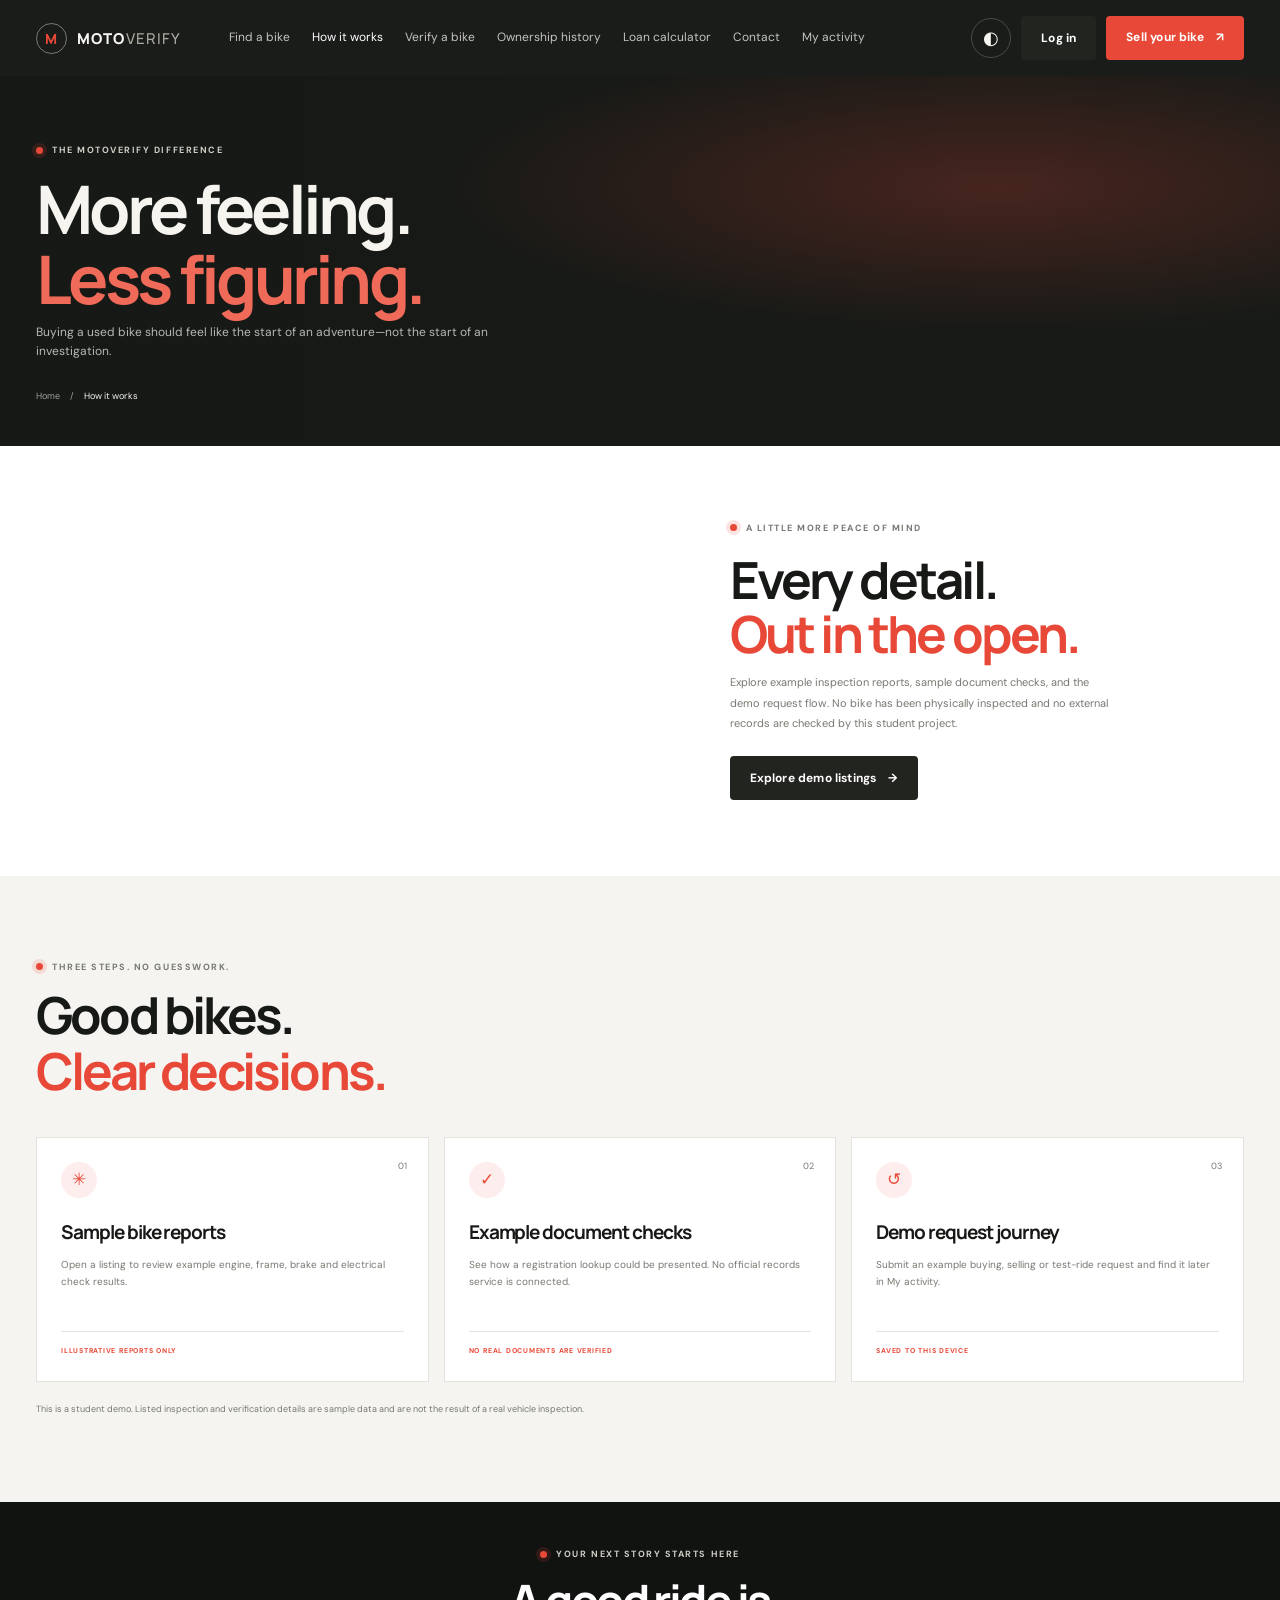
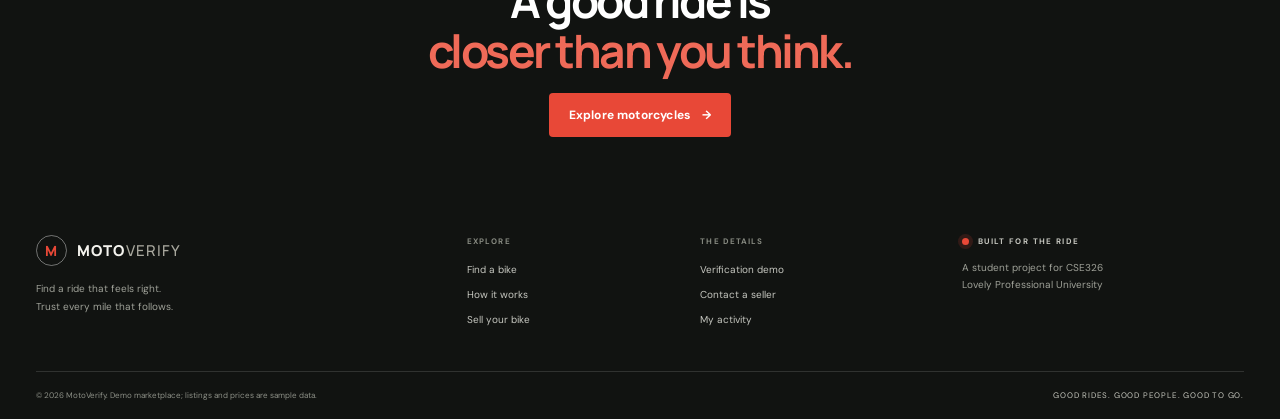
<file: how-it-works.html>
<!doctype html>
<html lang="en">
<head>
  <meta charset="utf-8"><meta name="viewport" content="width=device-width, initial-scale=1"><meta name="theme-color" content="#111311">
  <meta name="description" content="See how MotoVerify inspects and verifies every used motorcycle."><title>How it works — MotoVerify</title>
  <link rel="icon" href="assets/motoverify-icon.svg" type="image/svg+xml"><link rel="manifest" href="site.webmanifest">
  <link rel="preconnect" href="https://fonts.googleapis.com"><link rel="preconnect" href="https://fonts.gstatic.com" crossorigin>
  <link href="https://fonts.googleapis.com/css2?family=DM+Sans:wght@400;500;600;700&family=Manrope:wght@400;500;600;700;800&display=swap" rel="stylesheet">
  <link rel="stylesheet" href="styles.css"><script src="app.js" defer></script>
</head>
<body>
  <header class="site-header"><div class="header-inner">
    <a class="brand" href="index.html" aria-label="MotoVerify home"><span class="brand-mark">M</span><span>MOTO<span class="brand-light">VERIFY</span></span></a>
    <nav class="main-nav" aria-label="Main navigation"><a href="bikes.html">Find a bike</a><a href="how-it-works.html" aria-current="page">How it works</a><a href="verify.html">Verify a bike</a><a href="ownership-history.html">Ownership history</a><a href="loan-calculator.html">Loan calculator</a><a href="contact.html">Contact</a><a href="my-activity.html">My activity</a><button class="nav-auth" id="mobileLogin" type="button">Log in</button></nav>
    <div class="header-actions"><button class="icon-button theme-toggle" id="theme" type="button" aria-label="Switch color theme" title="Switch color theme"><span aria-hidden="true">◐</span></button><button class="button button-dark header-login" id="loginBtn" type="button">Log in</button><a class="button button-red header-sell" href="sell.html">Sell your bike <span aria-hidden="true">↗</span></a></div>
    <button class="mobile-menu" id="menuToggle" type="button" aria-label="Open menu" aria-expanded="false"><span></span><span></span></button>
  </div></header>
  <main>
    <section class="page-banner"><div class="section-wrap"><div class="eyebrow"><span class="eyebrow-dot"></span> THE MOTOVERIFY DIFFERENCE</div><h1>More feeling.<br><span>Less figuring.</span></h1><p>Buying a used bike should feel like the start of an adventure—not the start of an investigation.</p><div class="page-crumb"><a href="index.html">Home</a><span>/</span><span>How it works</span></div></div></section>
    <section class="process-intro"><div class="process-photo" role="img" aria-label="Motorcycle ready for its next ride"></div><div class="process-copy"><div class="eyebrow eyebrow-dark"><span class="eyebrow-dot"></span> A LITTLE MORE PEACE OF MIND</div><h2>Every detail.<br><span>Out in the open.</span></h2><p>Explore example inspection reports, sample document checks, and the demo request flow. No bike has been physically inspected and no external records are checked by this student project.</p><a class="button button-dark" href="bikes.html">Explore demo listings <span aria-hidden="true">→</span></a></div></section>
    <section class="process-steps section-wrap">
      <div class="section-heading"><div><div class="eyebrow eyebrow-dark"><span class="eyebrow-dot"></span> THREE STEPS. NO GUESSWORK.</div><h2>Good bikes.<br><span>Clear decisions.</span></h2></div></div>
      <div class="step-cards">
        <article><span class="step-index">01</span><span class="trust-icon">✳</span><h3>Sample bike reports</h3><p>Open a listing to review example engine, frame, brake and electrical check results.</p><span class="step-foot">ILLUSTRATIVE REPORTS ONLY</span></article>
        <article><span class="step-index">02</span><span class="trust-icon">✓</span><h3>Example document checks</h3><p>See how a registration lookup could be presented. No official records service is connected.</p><span class="step-foot">NO REAL DOCUMENTS ARE VERIFIED</span></article>
        <article><span class="step-index">03</span><span class="trust-icon">↺</span><h3>Demo request journey</h3><p>Submit an example buying, selling or test-ride request and find it later in My activity.</p><span class="step-foot">SAVED TO THIS DEVICE</span></article>
      </div>
      <p class="demo-disclaimer">This is a student demo. Listed inspection and verification details are sample data and are not the result of a real vehicle inspection.</p>
    </section>
    <section class="page-callout"><span class="eyebrow"><span class="eyebrow-dot"></span> YOUR NEXT STORY STARTS HERE</span><h2>A good ride is<br><span>closer than you think.</span></h2><a class="button button-red" href="bikes.html">Explore motorcycles <span aria-hidden="true">→</span></a></section>
  </main>
  <footer class="site-footer"><div class="footer-main">
    <div class="footer-brand"><a class="brand" href="index.html"><span class="brand-mark">M</span><span>MOTO<span class="brand-light">VERIFY</span></span></a><p>Find a ride that feels right.<br>Trust every mile that follows.</p></div>
    <div class="footer-links"><span>EXPLORE</span><a href="bikes.html">Find a bike</a><a href="how-it-works.html">How it works</a><a href="sell.html">Sell your bike</a></div>
    <div class="footer-links"><span>THE DETAILS</span><a href="verify.html">Verification demo</a><a href="contact.html">Contact a seller</a><a href="my-activity.html">My activity</a></div>
    <div class="footer-note"><span class="eyebrow"><span class="eyebrow-dot"></span> BUILT FOR THE RIDE</span><p>A student project for CSE326<br>Lovely Professional University</p></div>
  </div><div class="footer-bottom"><span>© <span id="yearNow"></span> MotoVerify. Demo marketplace; listings and prices are sample data.</span><span>GOOD RIDES. GOOD PEOPLE. GOOD TO GO.</span></div></footer>
  <dialog class="auth-dialog" id="auth" aria-labelledby="aT"><div class="auth-content"><div class="dialog-top"><div><span class="eyebrow eyebrow-dark">YOUR RIDER ACCOUNT</span><h2 id="aT">Log in</h2></div><button class="icon-button close-button" id="aX" type="button" aria-label="Close dialog">×</button></div><form id="aForm" novalidate><div class="field" id="aNw" hidden><label for="aN">Full name</label><input id="aN" autocomplete="name" placeholder="Your name"><span class="err"></span></div><div class="field"><label for="aE">Email</label><input id="aE" type="email" autocomplete="email" placeholder="you@example.com"><span class="err"></span></div><div class="field"><label for="aP">Password</label><input id="aP" type="password" autocomplete="current-password" placeholder="At least 6 characters"><span class="err"></span></div><button class="button button-red button-full" id="aS" type="submit">Log in <span aria-hidden="true">→</span></button><p class="auth-switch"><span id="aQ">New here?</span> <button class="link-button" id="aTg" type="button">Create an account</button></p></form><p class="auth-demo-note">Demo only — account details are not sent to a server.</p></div></dialog>
  <div class="toast" id="toast" role="status" aria-live="polite"></div>
</body>
</html>
</file>
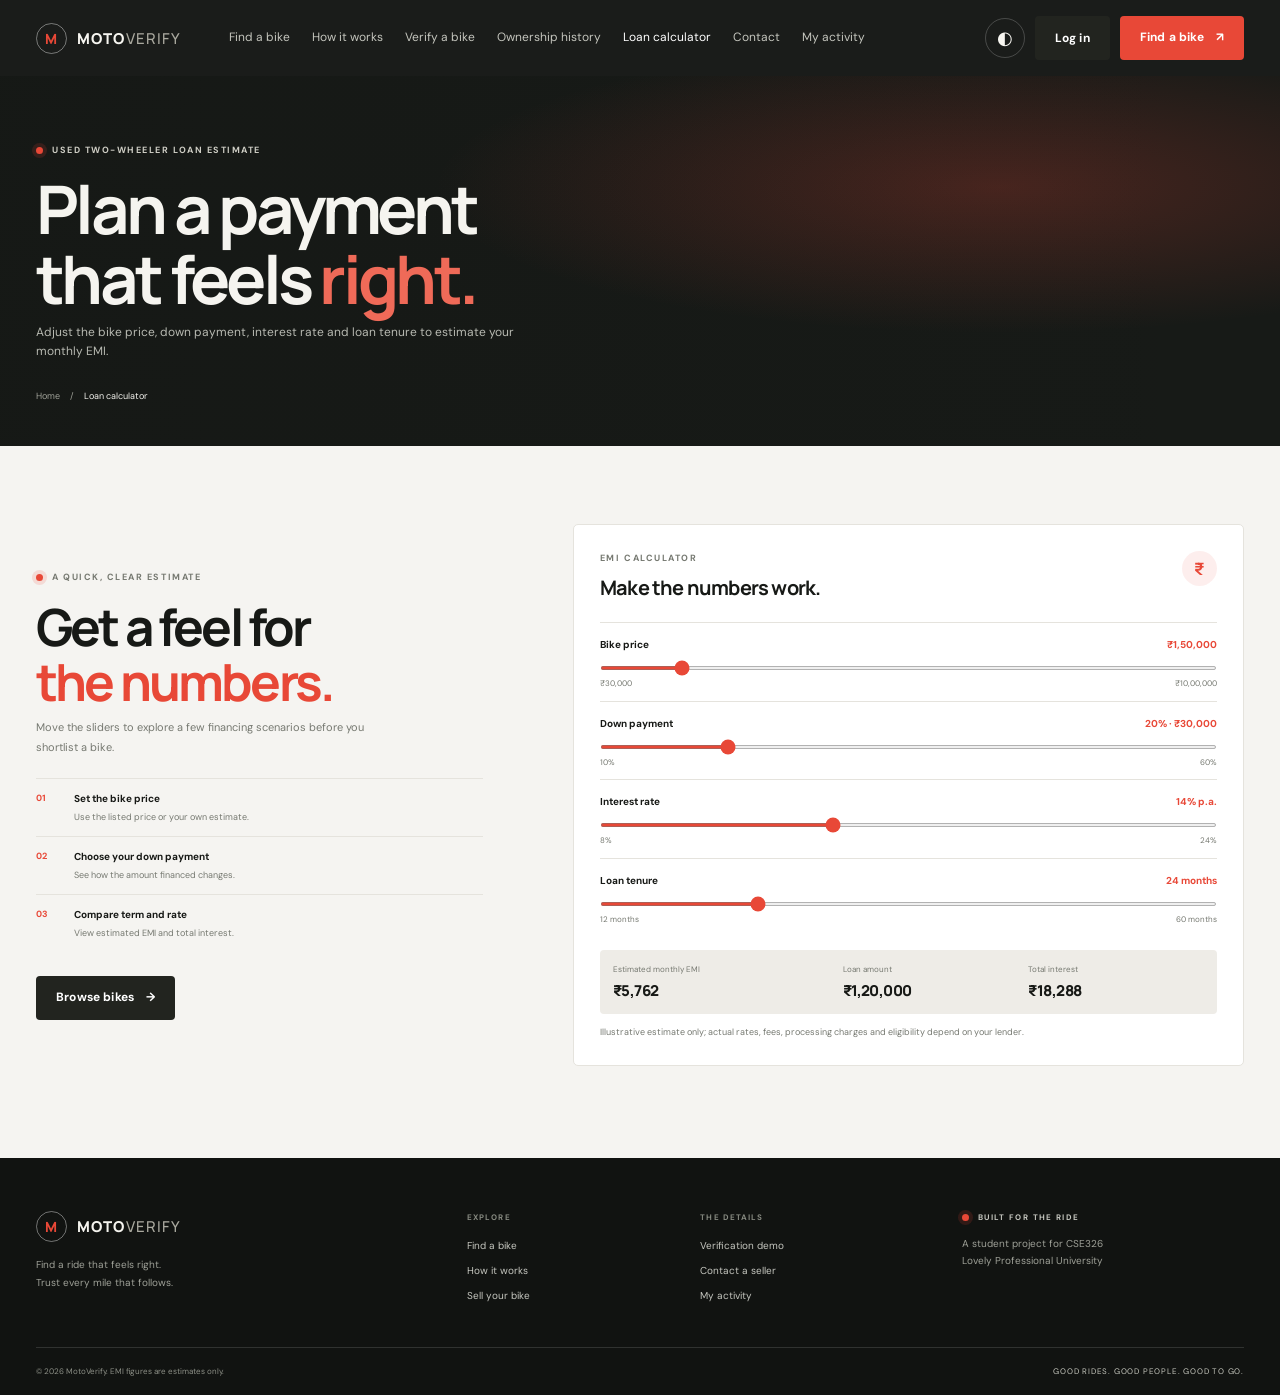
<file: loan-calculator.html>
<!doctype html>
<html lang="en">
<head>
  <meta charset="utf-8">
  <meta name="viewport" content="width=device-width, initial-scale=1">
  <meta name="theme-color" content="#111311">
  <meta name="description" content="Estimate monthly EMI for a used two-wheeler with adjustable down payment, interest rate and tenure.">
  <title>Loan calculator — MotoVerify</title>
  <link rel="icon" href="assets/motoverify-icon.svg" type="image/svg+xml">
  <link rel="manifest" href="site.webmanifest">
  <link rel="preconnect" href="https://fonts.googleapis.com">
  <link rel="preconnect" href="https://fonts.gstatic.com" crossorigin>
  <link href="https://fonts.googleapis.com/css2?family=DM+Sans:wght@400;500;600;700&family=Manrope:wght@400;500;600;700;800&display=swap" rel="stylesheet">
  <link rel="stylesheet" href="styles.css">
  <script src="app.js" defer></script>
</head>
<body>
  <header class="site-header"><div class="header-inner">
    <a class="brand" href="index.html" aria-label="MotoVerify home"><span class="brand-mark">M</span><span>MOTO<span class="brand-light">VERIFY</span></span></a>
    <nav class="main-nav" aria-label="Main navigation">
      <a href="bikes.html">Find a bike</a><a href="how-it-works.html">How it works</a><a href="verify.html">Verify a bike</a><a href="ownership-history.html">Ownership history</a><a href="loan-calculator.html" aria-current="page">Loan calculator</a><a href="contact.html">Contact</a><a href="my-activity.html">My activity</a><button class="nav-auth" id="mobileLogin" type="button">Log in</button>
    </nav>
    <div class="header-actions"><button class="icon-button theme-toggle" id="theme" type="button" aria-label="Switch color theme" title="Switch color theme"><span aria-hidden="true">◐</span></button><button class="button button-dark header-login" id="loginBtn" type="button">Log in</button><a class="button button-red header-sell" href="bikes.html">Find a bike <span aria-hidden="true">↗</span></a></div>
    <button class="mobile-menu" id="menuToggle" type="button" aria-label="Open menu" aria-expanded="false"><span></span><span></span></button>
  </div></header>
  <main>
    <section class="page-banner"><div class="section-wrap"><div class="eyebrow"><span class="eyebrow-dot"></span> USED TWO-WHEELER LOAN ESTIMATE</div><h1>Plan a payment<br>that feels <span>right.</span></h1><p>Adjust the bike price, down payment, interest rate and loan tenure to estimate your monthly EMI.</p><div class="page-crumb"><a href="index.html">Home</a><span>/</span><span>Loan calculator</span></div></div></section>
    <section class="loan-page section-wrap">
      <div class="loan-page-copy"><div class="eyebrow eyebrow-dark"><span class="eyebrow-dot"></span> A QUICK, CLEAR ESTIMATE</div><h2>Get a feel for<br><span>the numbers.</span></h2><p>Move the sliders to explore a few financing scenarios before you shortlist a bike.</p><div class="loan-page-points"><div><span>01</span><p><strong>Set the bike price</strong><small>Use the listed price or your own estimate.</small></p></div><div><span>02</span><p><strong>Choose your down payment</strong><small>See how the amount financed changes.</small></p></div><div><span>03</span><p><strong>Compare term and rate</strong><small>View estimated EMI and total interest.</small></p></div></div><a class="button button-dark" href="bikes.html">Browse bikes <span aria-hidden="true">→</span></a></div>
      <div class="loan-calculator loan-page-calculator" id="loan-calculator" aria-label="Used bike loan EMI calculator">
        <div class="loan-calculator-heading"><div><span class="eyebrow eyebrow-dark">EMI CALCULATOR</span><h3>Make the numbers work.</h3></div><span class="loan-calculator-icon" aria-hidden="true">₹</span></div>
        <div class="loan-control">
          <label for="loanPrice">Bike price <output id="loanPriceValue" for="loanPrice">₹1,50,000</output></label>
          <input id="loanPrice" type="range" min="30000" max="1000000" step="10000" value="150000">
          <div class="range-labels"><span>₹30,000</span><span>₹10,00,000</span></div>
        </div>
        <div class="loan-control">
          <label for="loanDownPayment">Down payment <output id="loanDownPaymentValue" for="loanDownPayment">20% · ₹30,000</output></label>
          <input id="loanDownPayment" type="range" min="10" max="60" step="5" value="20">
          <div class="range-labels"><span>10%</span><span>60%</span></div>
        </div>
        <div class="loan-control">
          <label for="loanInterest">Interest rate <output id="loanInterestValue" for="loanInterest">14% p.a.</output></label>
          <input id="loanInterest" type="range" min="8" max="24" step="0.5" value="14">
          <div class="range-labels"><span>8%</span><span>24%</span></div>
        </div>
        <div class="loan-control">
          <label for="loanTenure">Loan tenure <output id="loanTenureValue" for="loanTenure">24 months</output></label>
          <input id="loanTenure" type="range" min="12" max="60" step="6" value="24">
          <div class="range-labels"><span>12 months</span><span>60 months</span></div>
        </div>
        <div class="loan-summary" aria-live="polite">
          <div><span>Estimated monthly EMI</span><strong id="loanEmi">₹0</strong></div>
          <div><span>Loan amount</span><strong id="loanAmount">₹0</strong></div>
          <div><span>Total interest</span><strong id="loanTotalInterest">₹0</strong></div>
        </div>
        <p class="loan-disclaimer">Illustrative estimate only; actual rates, fees, processing charges and eligibility depend on your lender.</p>
      </div>
    </section>
  </main>
  <footer class="site-footer"><div class="footer-main">
    <div class="footer-brand"><a class="brand" href="index.html"><span class="brand-mark">M</span><span>MOTO<span class="brand-light">VERIFY</span></span></a><p>Find a ride that feels right.<br>Trust every mile that follows.</p></div>
    <div class="footer-links"><span>EXPLORE</span><a href="bikes.html">Find a bike</a><a href="how-it-works.html">How it works</a><a href="sell.html">Sell your bike</a></div>
    <div class="footer-links"><span>THE DETAILS</span><a href="verify.html">Verification demo</a><a href="contact.html">Contact a seller</a><a href="my-activity.html">My activity</a></div>
    <div class="footer-note"><span class="eyebrow"><span class="eyebrow-dot"></span> BUILT FOR THE RIDE</span><p>A student project for CSE326<br>Lovely Professional University</p></div>
  </div><div class="footer-bottom"><span>© <span id="yearNow"></span> MotoVerify. EMI figures are estimates only.</span><span>GOOD RIDES. GOOD PEOPLE. GOOD TO GO.</span></div></footer>
  <dialog class="auth-dialog" id="auth" aria-labelledby="aT"><div class="auth-content"><div class="dialog-top"><div><span class="eyebrow eyebrow-dark">YOUR RIDER ACCOUNT</span><h2 id="aT">Log in</h2></div><button class="icon-button close-button" id="aX" type="button" aria-label="Close dialog">×</button></div><form id="aForm" novalidate><div class="field" id="aNw" hidden><label for="aN">Full name</label><input id="aN" autocomplete="name" placeholder="Your name"><span class="err"></span></div><div class="field"><label for="aE">Email</label><input id="aE" type="email" autocomplete="email" placeholder="you@example.com"><span class="err"></span></div><div class="field"><label for="aP">Password</label><input id="aP" type="password" autocomplete="current-password" placeholder="At least 6 characters"><span class="err"></span></div><button class="button button-red button-full" id="aS" type="submit">Log in <span aria-hidden="true">→</span></button><p class="auth-switch"><span id="aQ">New here?</span> <button class="link-button" id="aTg" type="button">Create an account</button></p></form><p class="auth-demo-note">Demo only — account details are not sent to a server.</p></div></dialog>
  <div class="toast" id="toast" role="status" aria-live="polite"></div>
</body>
</html>
</file>
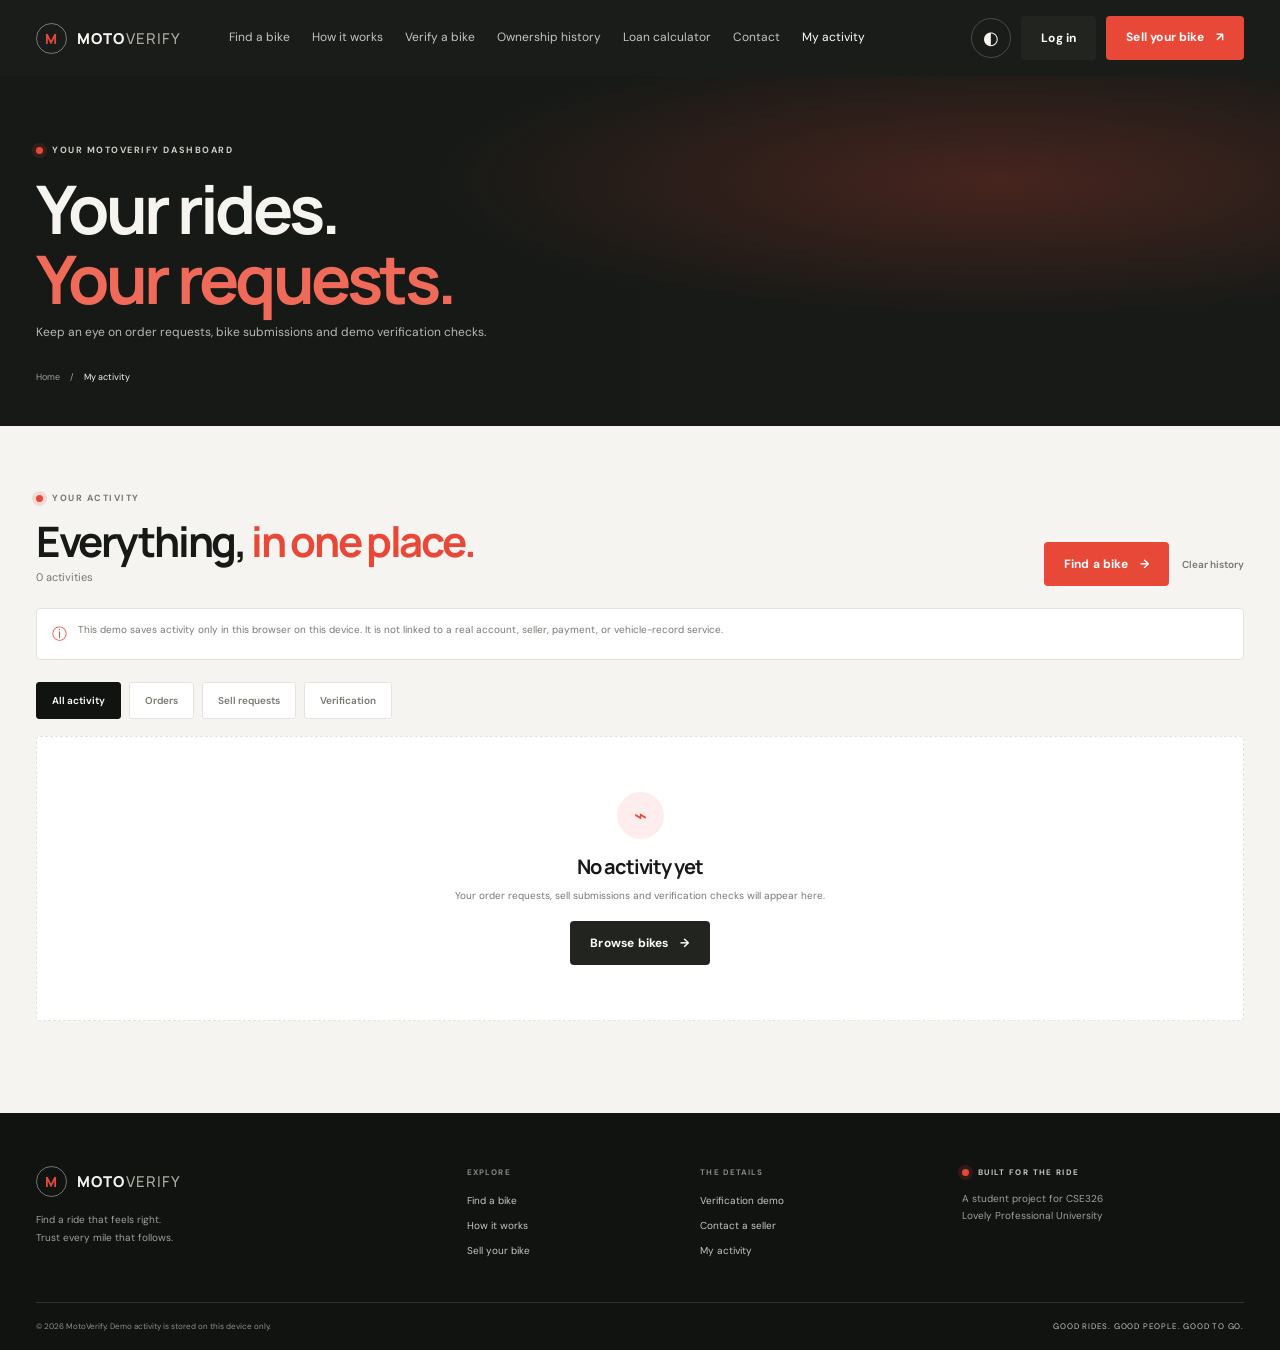
<file: my-activity.html>
<!doctype html>
<html lang="en">
<head>
  <meta charset="utf-8"><meta name="viewport" content="width=device-width, initial-scale=1"><meta name="theme-color" content="#111311">
  <meta name="description" content="Review your MotoVerify demo order requests, bike listings and verification checks."><title>My activity — MotoVerify</title>
  <link rel="icon" href="assets/motoverify-icon.svg" type="image/svg+xml"><link rel="manifest" href="site.webmanifest">
  <link rel="preconnect" href="https://fonts.googleapis.com"><link rel="preconnect" href="https://fonts.gstatic.com" crossorigin>
  <link href="https://fonts.googleapis.com/css2?family=DM+Sans:wght@400;500;600;700&family=Manrope:wght@400;500;600;700;800&display=swap" rel="stylesheet">
  <link rel="stylesheet" href="styles.css"><script src="app.js" defer></script>
</head>
<body>
  <header class="site-header"><div class="header-inner">
    <a class="brand" href="index.html" aria-label="MotoVerify home"><span class="brand-mark">M</span><span>MOTO<span class="brand-light">VERIFY</span></span></a>
    <nav class="main-nav" aria-label="Main navigation"><a href="bikes.html">Find a bike</a><a href="how-it-works.html">How it works</a><a href="verify.html">Verify a bike</a><a href="ownership-history.html">Ownership history</a><a href="loan-calculator.html">Loan calculator</a><a href="contact.html">Contact</a><a href="my-activity.html" aria-current="page">My activity</a><button class="nav-auth" id="mobileLogin" type="button">Log in</button></nav>
    <div class="header-actions"><button class="icon-button theme-toggle" id="theme" type="button" aria-label="Switch color theme" title="Switch color theme"><span aria-hidden="true">◐</span></button><button class="button button-dark header-login" id="loginBtn" type="button">Log in</button><a class="button button-red header-sell" href="sell.html">Sell your bike <span aria-hidden="true">↗</span></a></div>
    <button class="mobile-menu" id="menuToggle" type="button" aria-label="Open menu" aria-expanded="false"><span></span><span></span></button>
  </div></header>
  <main>
    <section class="page-banner"><div class="section-wrap"><div class="eyebrow"><span class="eyebrow-dot"></span> YOUR MOTOVERIFY DASHBOARD</div><h1>Your rides.<br><span>Your requests.</span></h1><p>Keep an eye on order requests, bike submissions and demo verification checks.</p><div class="page-crumb"><a href="index.html">Home</a><span>/</span><span>My activity</span></div></div></section>
    <section class="activity-section section-wrap">
      <div class="activity-heading"><div><div class="eyebrow eyebrow-dark"><span class="eyebrow-dot"></span> YOUR ACTIVITY</div><h2>Everything, <span>in one place.</span></h2><p id="activityCount" aria-live="polite">Loading activity…</p></div><div class="activity-actions"><a class="button button-red" href="bikes.html">Find a bike <span aria-hidden="true">→</span></a><button class="activity-clear" id="clearActivity" type="button">Clear history</button></div></div>
      <div class="activity-notice"><span aria-hidden="true">ⓘ</span><p>This demo saves activity only in this browser on this device. It is not linked to a real account, seller, payment, or vehicle-record service.</p></div>
      <div class="activity-tabs" role="group" aria-label="Filter activity">
        <button class="activity-tab active" data-activity-type="all" type="button" aria-pressed="true">All activity</button>
        <button class="activity-tab" data-activity-type="order" type="button" aria-pressed="false">Orders</button>
        <button class="activity-tab" data-activity-type="sell" type="button" aria-pressed="false">Sell requests</button>
        <button class="activity-tab" data-activity-type="verification" type="button" aria-pressed="false">Verification</button>
      </div>
      <div class="activity-list" id="activityList" aria-live="polite"></div>
    </section>
  </main>
  <footer class="site-footer"><div class="footer-main">
    <div class="footer-brand"><a class="brand" href="index.html"><span class="brand-mark">M</span><span>MOTO<span class="brand-light">VERIFY</span></span></a><p>Find a ride that feels right.<br>Trust every mile that follows.</p></div>
    <div class="footer-links"><span>EXPLORE</span><a href="bikes.html">Find a bike</a><a href="how-it-works.html">How it works</a><a href="sell.html">Sell your bike</a></div>
    <div class="footer-links"><span>THE DETAILS</span><a href="verify.html">Verification demo</a><a href="contact.html">Contact a seller</a><a href="my-activity.html">My activity</a></div>
    <div class="footer-note"><span class="eyebrow"><span class="eyebrow-dot"></span> BUILT FOR THE RIDE</span><p>A student project for CSE326<br>Lovely Professional University</p></div>
  </div><div class="footer-bottom"><span>© <span id="yearNow"></span> MotoVerify. Demo activity is stored on this device only.</span><span>GOOD RIDES. GOOD PEOPLE. GOOD TO GO.</span></div></footer>
  <dialog class="auth-dialog" id="auth" aria-labelledby="aT"><div class="auth-content"><div class="dialog-top"><div><span class="eyebrow eyebrow-dark">YOUR RIDER ACCOUNT</span><h2 id="aT">Log in</h2></div><button class="icon-button close-button" id="aX" type="button" aria-label="Close dialog">×</button></div><form id="aForm" novalidate><div class="field" id="aNw" hidden><label for="aN">Full name</label><input id="aN" autocomplete="name" placeholder="Your name"><span class="err"></span></div><div class="field"><label for="aE">Email</label><input id="aE" type="email" autocomplete="email" placeholder="you@example.com"><span class="err"></span></div><div class="field"><label for="aP">Password</label><input id="aP" type="password" autocomplete="current-password" placeholder="At least 6 characters"><span class="err"></span></div><button class="button button-red button-full" id="aS" type="submit">Log in <span aria-hidden="true">→</span></button><p class="auth-switch"><span id="aQ">New here?</span> <button class="link-button" id="aTg" type="button">Create an account</button></p></form><p class="auth-demo-note">Demo only — account details are not sent to a server.</p></div></dialog>
  <div class="toast" id="toast" role="status" aria-live="polite"></div>
</body>
</html>
</file>
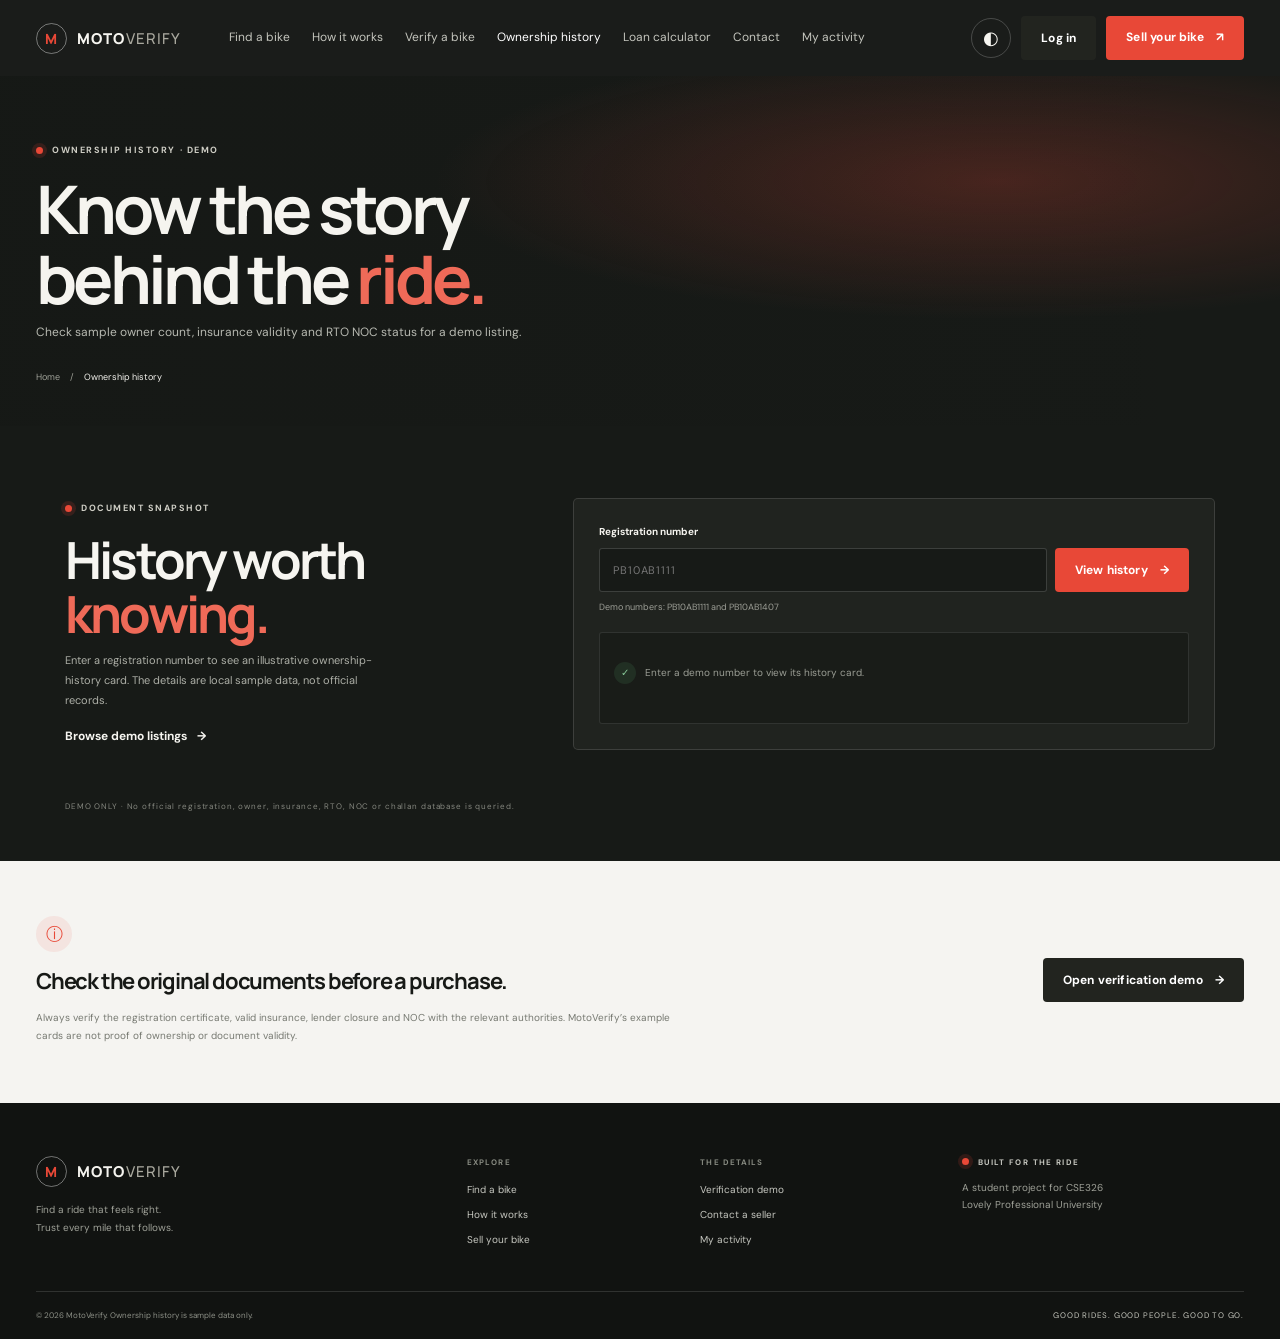
<file: ownership-history.html>
<!doctype html>
<html lang="en">
<head>
  <meta charset="utf-8">
  <meta name="viewport" content="width=device-width, initial-scale=1">
  <meta name="theme-color" content="#111311">
  <meta name="description" content="Review sample ownership, insurance and RTO NOC details for a MotoVerify demo bike.">
  <title>Ownership history — MotoVerify</title>
  <link rel="icon" href="assets/motoverify-icon.svg" type="image/svg+xml">
  <link rel="manifest" href="site.webmanifest">
  <link rel="preconnect" href="https://fonts.googleapis.com">
  <link rel="preconnect" href="https://fonts.gstatic.com" crossorigin>
  <link href="https://fonts.googleapis.com/css2?family=DM+Sans:wght@400;500;600;700&family=Manrope:wght@400;500;600;700;800&display=swap" rel="stylesheet">
  <link rel="stylesheet" href="styles.css">
  <script src="app.js" defer></script>
</head>
<body>
  <header class="site-header"><div class="header-inner">
    <a class="brand" href="index.html" aria-label="MotoVerify home"><span class="brand-mark">M</span><span>MOTO<span class="brand-light">VERIFY</span></span></a>
    <nav class="main-nav" aria-label="Main navigation">
      <a href="bikes.html">Find a bike</a><a href="how-it-works.html">How it works</a><a href="verify.html">Verify a bike</a><a href="ownership-history.html" aria-current="page">Ownership history</a><a href="loan-calculator.html">Loan calculator</a><a href="contact.html">Contact</a><a href="my-activity.html">My activity</a><button class="nav-auth" id="mobileLogin" type="button">Log in</button>
    </nav>
    <div class="header-actions"><button class="icon-button theme-toggle" id="theme" type="button" aria-label="Switch color theme" title="Switch color theme"><span aria-hidden="true">◐</span></button><button class="button button-dark header-login" id="loginBtn" type="button">Log in</button><a class="button button-red header-sell" href="sell.html">Sell your bike <span aria-hidden="true">↗</span></a></div>
    <button class="mobile-menu" id="menuToggle" type="button" aria-label="Open menu" aria-expanded="false"><span></span><span></span></button>
  </div></header>
  <main>
    <section class="page-banner"><div class="section-wrap"><div class="eyebrow"><span class="eyebrow-dot"></span> OWNERSHIP HISTORY · DEMO</div><h1>Know the story<br>behind the <span>ride.</span></h1><p>Check sample owner count, insurance validity and RTO NOC status for a demo listing.</p><div class="page-crumb"><a href="index.html">Home</a><span>/</span><span>Ownership history</span></div></div></section>
    <section class="verification-section verification-page">
      <div class="verification-inner">
        <div><div class="eyebrow"><span class="eyebrow-dot"></span> DOCUMENT SNAPSHOT</div><h2>History worth<br><span>knowing.</span></h2><p>Enter a registration number to see an illustrative ownership-history card. The details are local sample data, not official records.</p><a class="text-link" href="bikes.html">Browse demo listings <span aria-hidden="true">→</span></a></div>
        <div class="verification-card">
          <form id="vForm" class="verification-form" novalidate><label for="vReg">Registration number</label><div class="verification-input"><input id="vReg" placeholder="PB10AB1111" autocomplete="off"><button class="button button-red" type="submit">View history <span aria-hidden="true">→</span></button></div><small>Demo numbers: PB10AB1111 and PB10AB1407</small></form>
          <div class="vbox" id="vOut" aria-live="polite"><span class="verification-placeholder"><span>✓</span> Enter a demo number to view its history card.</span></div>
        </div>
      </div>
      <div class="verification-disclaimer">DEMO ONLY · No official registration, owner, insurance, RTO, NOC or challan database is queried.</div>
    </section>
    <section class="verification-explainer section-wrap"><div><span class="trust-icon">ⓘ</span><h2>Check the original documents before a purchase.</h2><p>Always verify the registration certificate, valid insurance, lender closure and NOC with the relevant authorities. MotoVerify’s example cards are not proof of ownership or document validity.</p></div><a class="button button-dark" href="verify.html">Open verification demo <span aria-hidden="true">→</span></a></section>
  </main>
  <footer class="site-footer"><div class="footer-main">
    <div class="footer-brand"><a class="brand" href="index.html"><span class="brand-mark">M</span><span>MOTO<span class="brand-light">VERIFY</span></span></a><p>Find a ride that feels right.<br>Trust every mile that follows.</p></div>
    <div class="footer-links"><span>EXPLORE</span><a href="bikes.html">Find a bike</a><a href="how-it-works.html">How it works</a><a href="sell.html">Sell your bike</a></div>
    <div class="footer-links"><span>THE DETAILS</span><a href="verify.html">Verification demo</a><a href="contact.html">Contact a seller</a><a href="my-activity.html">My activity</a></div>
    <div class="footer-note"><span class="eyebrow"><span class="eyebrow-dot"></span> BUILT FOR THE RIDE</span><p>A student project for CSE326<br>Lovely Professional University</p></div>
  </div><div class="footer-bottom"><span>© <span id="yearNow"></span> MotoVerify. Ownership history is sample data only.</span><span>GOOD RIDES. GOOD PEOPLE. GOOD TO GO.</span></div></footer>
  <dialog class="auth-dialog" id="auth" aria-labelledby="aT"><div class="auth-content"><div class="dialog-top"><div><span class="eyebrow eyebrow-dark">YOUR RIDER ACCOUNT</span><h2 id="aT">Log in</h2></div><button class="icon-button close-button" id="aX" type="button" aria-label="Close dialog">×</button></div><form id="aForm" novalidate><div class="field" id="aNw" hidden><label for="aN">Full name</label><input id="aN" autocomplete="name" placeholder="Your name"><span class="err"></span></div><div class="field"><label for="aE">Email</label><input id="aE" type="email" autocomplete="email" placeholder="you@example.com"><span class="err"></span></div><div class="field"><label for="aP">Password</label><input id="aP" type="password" autocomplete="current-password" placeholder="At least 6 characters"><span class="err"></span></div><button class="button button-red button-full" id="aS" type="submit">Log in <span aria-hidden="true">→</span></button><p class="auth-switch"><span id="aQ">New here?</span> <button class="link-button" id="aTg" type="button">Create an account</button></p></form><p class="auth-demo-note">Demo only — account details are not sent to a server.</p></div></dialog>
  <div class="toast" id="toast" role="status" aria-live="polite"></div>
</body>
</html>
</file>
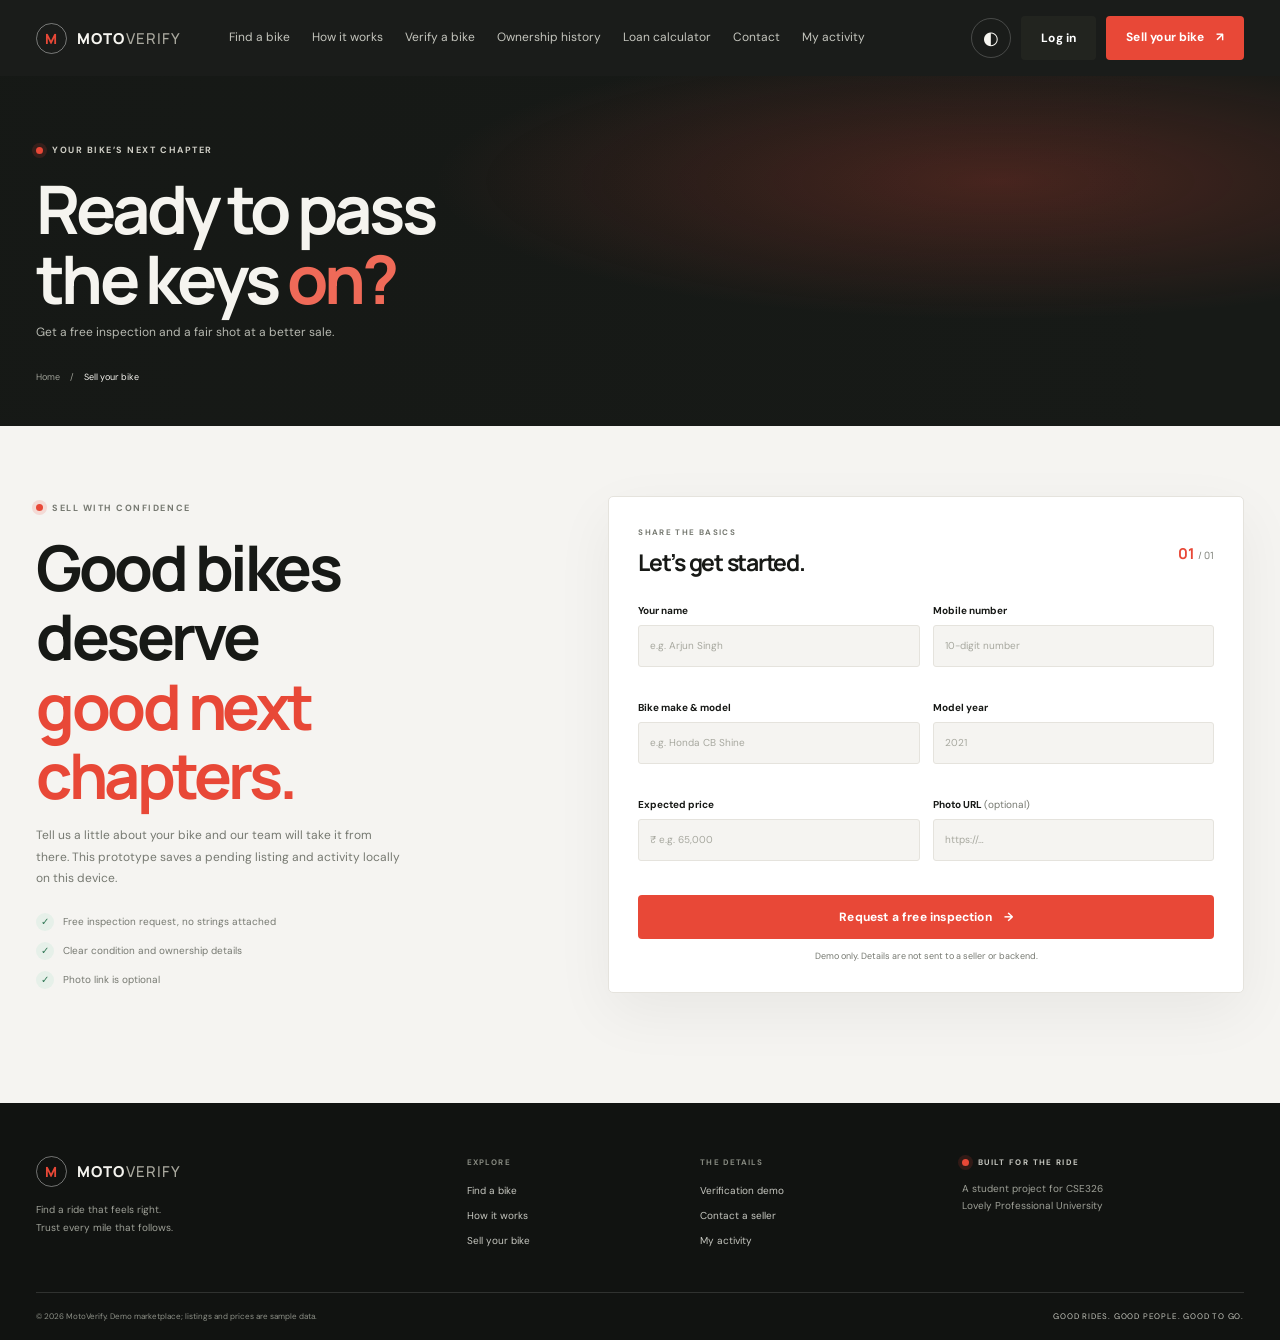
<file: sell.html>
<!doctype html>
<html lang="en">
<head>
  <meta charset="utf-8"><meta name="viewport" content="width=device-width, initial-scale=1"><meta name="theme-color" content="#111311">
  <meta name="description" content="Request a free demo inspection to list your motorcycle on MotoVerify."><title>Sell your bike — MotoVerify</title>
  <link rel="icon" href="assets/motoverify-icon.svg" type="image/svg+xml"><link rel="manifest" href="site.webmanifest">
  <link rel="preconnect" href="https://fonts.googleapis.com"><link rel="preconnect" href="https://fonts.gstatic.com" crossorigin>
  <link href="https://fonts.googleapis.com/css2?family=DM+Sans:wght@400;500;600;700&family=Manrope:wght@400;500;600;700;800&display=swap" rel="stylesheet">
  <link rel="stylesheet" href="styles.css"><script src="app.js" defer></script>
</head>
<body>
  <header class="site-header"><div class="header-inner">
    <a class="brand" href="index.html" aria-label="MotoVerify home"><span class="brand-mark">M</span><span>MOTO<span class="brand-light">VERIFY</span></span></a>
    <nav class="main-nav" aria-label="Main navigation"><a href="bikes.html">Find a bike</a><a href="how-it-works.html">How it works</a><a href="verify.html">Verify a bike</a><a href="ownership-history.html">Ownership history</a><a href="loan-calculator.html">Loan calculator</a><a href="contact.html">Contact</a><a href="my-activity.html">My activity</a><button class="nav-auth" id="mobileLogin" type="button">Log in</button></nav>
    <div class="header-actions"><button class="icon-button theme-toggle" id="theme" type="button" aria-label="Switch color theme" title="Switch color theme"><span aria-hidden="true">◐</span></button><button class="button button-dark header-login" id="loginBtn" type="button">Log in</button><a class="button button-red header-sell" href="sell.html" aria-current="page">Sell your bike <span aria-hidden="true">↗</span></a></div>
    <button class="mobile-menu" id="menuToggle" type="button" aria-label="Open menu" aria-expanded="false"><span></span><span></span></button>
  </div></header>
  <main>
    <section class="page-banner"><div class="section-wrap"><div class="eyebrow"><span class="eyebrow-dot"></span> YOUR BIKE’S NEXT CHAPTER</div><h1>Ready to pass<br>the keys <span>on?</span></h1><p>Get a free inspection and a fair shot at a better sale.</p><div class="page-crumb"><a href="index.html">Home</a><span>/</span><span>Sell your bike</span></div></div></section>
    <section class="sell-section section-wrap">
      <div class="sell-copy"><div class="eyebrow eyebrow-dark"><span class="eyebrow-dot"></span> SELL WITH CONFIDENCE</div><h2>Good bikes deserve<br><span>good next chapters.</span></h2><p>Tell us a little about your bike and our team will take it from there. This prototype saves a pending listing and activity locally on this device.</p><div class="sell-perk"><span>✓</span> Free inspection request, no strings attached</div><div class="sell-perk"><span>✓</span> Clear condition and ownership details</div><div class="sell-perk"><span>✓</span> Photo link is optional</div></div>
      <form class="form-card" id="sellForm" novalidate>
        <div class="form-card-heading"><div><span class="eyebrow eyebrow-dark">SHARE THE BASICS</span><h3>Let’s get started.</h3></div><span class="form-step">01 <i>/ 01</i></span></div>
        <div class="form-grid">
          <div class="field"><label for="sName">Your name</label><input id="sName" autocomplete="name" placeholder="e.g. Arjun Singh"><span class="err"></span></div>
          <div class="field"><label for="sPhone">Mobile number</label><input id="sPhone" inputmode="numeric" maxlength="10" autocomplete="tel" placeholder="10-digit number"><span class="err"></span></div>
          <div class="field"><label for="sModel">Bike make & model</label><input id="sModel" placeholder="e.g. Honda CB Shine"><span class="err"></span></div>
          <div class="field"><label for="sYear">Model year</label><input id="sYear" inputmode="numeric" maxlength="4" placeholder="2021"><span class="err"></span></div>
          <div class="field"><label for="sAsk">Expected price</label><input id="sAsk" inputmode="numeric" placeholder="₹ e.g. 65,000"><span class="err"></span></div>
          <div class="field"><label for="sImg">Photo URL <span class="optional">(optional)</span></label><input id="sImg" placeholder="https://…"><span class="err"></span></div>
        </div>
        <button class="button button-red button-full" type="submit">Request a free inspection <span aria-hidden="true">→</span></button><p class="form-footnote">Demo only. Details are not sent to a seller or backend.</p>
      </form>
    </section>
  </main>
  <footer class="site-footer"><div class="footer-main">
    <div class="footer-brand"><a class="brand" href="index.html"><span class="brand-mark">M</span><span>MOTO<span class="brand-light">VERIFY</span></span></a><p>Find a ride that feels right.<br>Trust every mile that follows.</p></div>
    <div class="footer-links"><span>EXPLORE</span><a href="bikes.html">Find a bike</a><a href="how-it-works.html">How it works</a><a href="sell.html">Sell your bike</a></div>
    <div class="footer-links"><span>THE DETAILS</span><a href="verify.html">Verification demo</a><a href="contact.html">Contact a seller</a><a href="my-activity.html">My activity</a></div>
    <div class="footer-note"><span class="eyebrow"><span class="eyebrow-dot"></span> BUILT FOR THE RIDE</span><p>A student project for CSE326<br>Lovely Professional University</p></div>
  </div><div class="footer-bottom"><span>© <span id="yearNow"></span> MotoVerify. Demo marketplace; listings and prices are sample data.</span><span>GOOD RIDES. GOOD PEOPLE. GOOD TO GO.</span></div></footer>
  <dialog class="auth-dialog" id="auth" aria-labelledby="aT"><div class="auth-content"><div class="dialog-top"><div><span class="eyebrow eyebrow-dark">YOUR RIDER ACCOUNT</span><h2 id="aT">Log in</h2></div><button class="icon-button close-button" id="aX" type="button" aria-label="Close dialog">×</button></div><form id="aForm" novalidate><div class="field" id="aNw" hidden><label for="aN">Full name</label><input id="aN" autocomplete="name" placeholder="Your name"><span class="err"></span></div><div class="field"><label for="aE">Email</label><input id="aE" type="email" autocomplete="email" placeholder="you@example.com"><span class="err"></span></div><div class="field"><label for="aP">Password</label><input id="aP" type="password" autocomplete="current-password" placeholder="At least 6 characters"><span class="err"></span></div><button class="button button-red button-full" id="aS" type="submit">Log in <span aria-hidden="true">→</span></button><p class="auth-switch"><span id="aQ">New here?</span> <button class="link-button" id="aTg" type="button">Create an account</button></p></form><p class="auth-demo-note">Demo only — account details are not sent to a server.</p></div></dialog>
  <div class="toast" id="toast" role="status" aria-live="polite"></div>
</body>
</html>
</file>
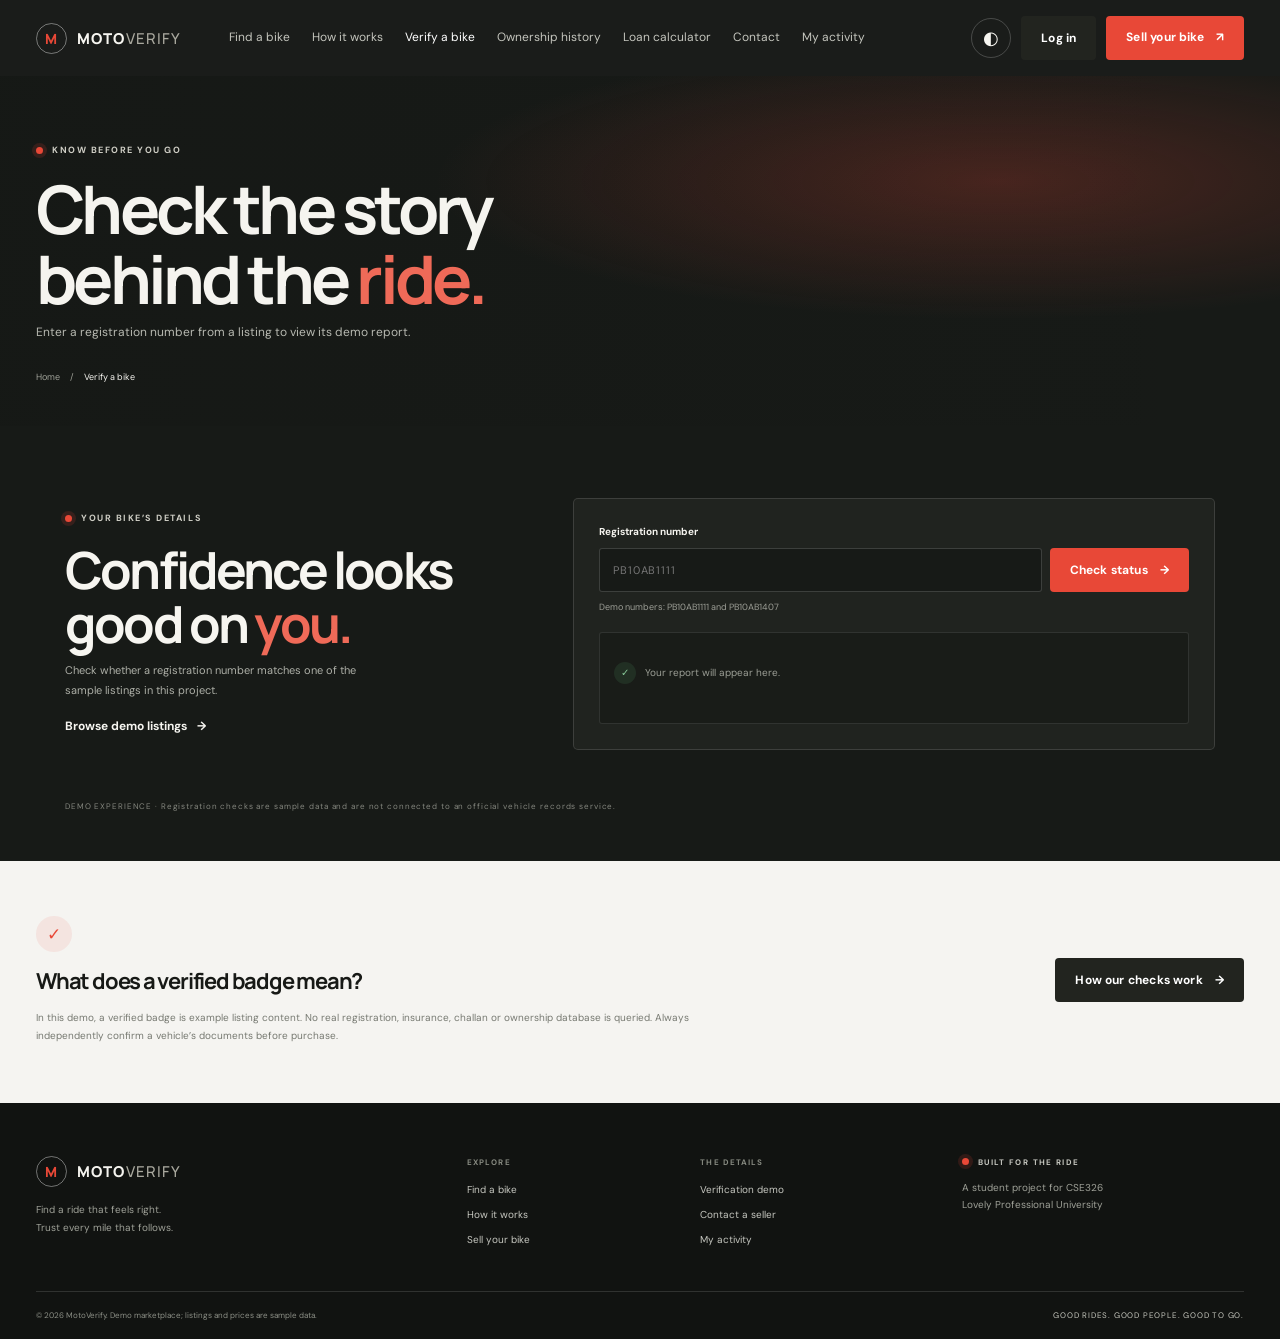
<file: verify.html>
<!doctype html>
<html lang="en">
<head>
  <meta charset="utf-8"><meta name="viewport" content="width=device-width, initial-scale=1"><meta name="theme-color" content="#111311">
  <meta name="description" content="Check a MotoVerify demo bike listing's verification status."><title>Verify a bike — MotoVerify</title>
  <link rel="icon" href="assets/motoverify-icon.svg" type="image/svg+xml"><link rel="manifest" href="site.webmanifest">
  <link rel="preconnect" href="https://fonts.googleapis.com"><link rel="preconnect" href="https://fonts.gstatic.com" crossorigin>
  <link href="https://fonts.googleapis.com/css2?family=DM+Sans:wght@400;500;600;700&family=Manrope:wght@400;500;600;700;800&display=swap" rel="stylesheet">
  <link rel="stylesheet" href="styles.css"><script src="app.js" defer></script>
</head>
<body>
  <header class="site-header"><div class="header-inner">
    <a class="brand" href="index.html" aria-label="MotoVerify home"><span class="brand-mark">M</span><span>MOTO<span class="brand-light">VERIFY</span></span></a>
    <nav class="main-nav" aria-label="Main navigation"><a href="bikes.html">Find a bike</a><a href="how-it-works.html">How it works</a><a href="verify.html" aria-current="page">Verify a bike</a><a href="ownership-history.html">Ownership history</a><a href="loan-calculator.html">Loan calculator</a><a href="contact.html">Contact</a><a href="my-activity.html">My activity</a><button class="nav-auth" id="mobileLogin" type="button">Log in</button></nav>
    <div class="header-actions"><button class="icon-button theme-toggle" id="theme" type="button" aria-label="Switch color theme" title="Switch color theme"><span aria-hidden="true">◐</span></button><button class="button button-dark header-login" id="loginBtn" type="button">Log in</button><a class="button button-red header-sell" href="sell.html">Sell your bike <span aria-hidden="true">↗</span></a></div>
    <button class="mobile-menu" id="menuToggle" type="button" aria-label="Open menu" aria-expanded="false"><span></span><span></span></button>
  </div></header>
  <main>
    <section class="page-banner"><div class="section-wrap"><div class="eyebrow"><span class="eyebrow-dot"></span> KNOW BEFORE YOU GO</div><h1>Check the story<br>behind the <span>ride.</span></h1><p>Enter a registration number from a listing to view its demo report.</p><div class="page-crumb"><a href="index.html">Home</a><span>/</span><span>Verify a bike</span></div></div></section>
    <section class="verification-section verification-page">
      <div class="verification-inner">
        <div><div class="eyebrow"><span class="eyebrow-dot"></span> YOUR BIKE’S DETAILS</div><h2>Confidence looks<br>good on <span>you.</span></h2><p>Check whether a registration number matches one of the sample listings in this project.</p><a class="text-link" href="bikes.html">Browse demo listings <span aria-hidden="true">→</span></a></div>
        <div class="verification-card">
          <form id="vForm" class="verification-form" novalidate><label for="vReg">Registration number</label><div class="verification-input"><input id="vReg" placeholder="PB10AB1111" autocomplete="off"><button class="button button-red" type="submit">Check status <span aria-hidden="true">→</span></button></div><small>Demo numbers: PB10AB1111 and PB10AB1407</small></form>
          <div class="vbox" id="vOut" aria-live="polite"><span class="verification-placeholder"><span>✓</span> Your report will appear here.</span></div>
        </div>
      </div>
      <div class="verification-disclaimer">DEMO EXPERIENCE · Registration checks are sample data and are not connected to an official vehicle records service.</div>
    </section>
    <section class="verification-explainer section-wrap"><div><span class="trust-icon">✓</span><h2>What does a verified badge mean?</h2><p>In this demo, a verified badge is example listing content. No real registration, insurance, challan or ownership database is queried. Always independently confirm a vehicle’s documents before purchase.</p></div><a class="button button-dark" href="how-it-works.html">How our checks work <span aria-hidden="true">→</span></a></section>
  </main>
  <footer class="site-footer"><div class="footer-main">
    <div class="footer-brand"><a class="brand" href="index.html"><span class="brand-mark">M</span><span>MOTO<span class="brand-light">VERIFY</span></span></a><p>Find a ride that feels right.<br>Trust every mile that follows.</p></div>
    <div class="footer-links"><span>EXPLORE</span><a href="bikes.html">Find a bike</a><a href="how-it-works.html">How it works</a><a href="sell.html">Sell your bike</a></div>
    <div class="footer-links"><span>THE DETAILS</span><a href="verify.html">Verification demo</a><a href="contact.html">Contact a seller</a><a href="my-activity.html">My activity</a></div>
    <div class="footer-note"><span class="eyebrow"><span class="eyebrow-dot"></span> BUILT FOR THE RIDE</span><p>A student project for CSE326<br>Lovely Professional University</p></div>
  </div><div class="footer-bottom"><span>© <span id="yearNow"></span> MotoVerify. Demo marketplace; listings and prices are sample data.</span><span>GOOD RIDES. GOOD PEOPLE. GOOD TO GO.</span></div></footer>
  <dialog class="auth-dialog" id="auth" aria-labelledby="aT"><div class="auth-content"><div class="dialog-top"><div><span class="eyebrow eyebrow-dark">YOUR RIDER ACCOUNT</span><h2 id="aT">Log in</h2></div><button class="icon-button close-button" id="aX" type="button" aria-label="Close dialog">×</button></div><form id="aForm" novalidate><div class="field" id="aNw" hidden><label for="aN">Full name</label><input id="aN" autocomplete="name" placeholder="Your name"><span class="err"></span></div><div class="field"><label for="aE">Email</label><input id="aE" type="email" autocomplete="email" placeholder="you@example.com"><span class="err"></span></div><div class="field"><label for="aP">Password</label><input id="aP" type="password" autocomplete="current-password" placeholder="At least 6 characters"><span class="err"></span></div><button class="button button-red button-full" id="aS" type="submit">Log in <span aria-hidden="true">→</span></button><p class="auth-switch"><span id="aQ">New here?</span> <button class="link-button" id="aTg" type="button">Create an account</button></p></form><p class="auth-demo-note">Demo only — account details are not sent to a server.</p></div></dialog>
  <div class="toast" id="toast" role="status" aria-live="polite"></div>
</body>
</html>
</file>
<file: styles.css>
:root {
  color-scheme: light;
  --page: #f5f4f1;
  --surface: #fff;
  --surface-soft: #eeece7;
  --ink: #171916;
  --muted: #767971;
  --line: #e5e3dd;
  --accent: #e84837;
  --accent-hover: #ce382b;
  --dark: #111311;
  --dark-soft: #1b1e1a;
  --green: #2f7653;
  --green-soft: #e6f0e9;
  --shadow: 0 18px 50px rgba(26, 28, 23, .08);
  font-family: "DM Sans", sans-serif;
  scroll-behavior: smooth;
  scroll-padding-top: 85px;
}

@view-transition { navigation: auto; }
::view-transition-old(root) { animation: pageExit .18s ease both; }
::view-transition-new(root) { animation: pageEnter .28s ease both; }

:root[data-theme="dark"] {
  color-scheme: dark;
  --page: #141613;
  --surface: #1c1f1b;
  --surface-soft: #252822;
  --ink: #f2f1ec;
  --muted: #a4a69e;
  --line: #34372f;
  --green: #90d0a6;
  --green-soft: #23332a;
  --shadow: 0 18px 50px rgba(0, 0, 0, .22);
}

* { box-sizing: border-box; }
body { margin: 0; background: var(--page); color: var(--ink); font-size: 15px; line-height: 1.6; }
body, button, input, select, textarea { font-family: "DM Sans", sans-serif; }
button, input, select, textarea { color: inherit; font-size: inherit; }
button, a, select { -webkit-tap-highlight-color: transparent; }
button { cursor: pointer; }
a { color: inherit; text-decoration: none; }
img { display: block; max-width: 100%; }
::selection { color: #fff; background: var(--accent); }
:focus-visible { outline: 3px solid var(--accent); outline-offset: 3px; }

h1, h2, h3, p { margin-top: 0; }
h1, h2, h3 { font-family: Manrope, sans-serif; letter-spacing: -.055em; }
.site-header { position: sticky; z-index: 20; top: 0; height: 76px; color: #f7f6f1; background: rgba(17, 19, 17, .96); backdrop-filter: blur(16px); }
.header-inner { width: min(1320px, calc(100% - 72px)); height: 100%; margin: auto; display: flex; align-items: center; gap: 48px; }
.brand { display: inline-flex; align-items: center; gap: 10px; white-space: nowrap; font: 800 15px/1 Manrope, sans-serif; letter-spacing: .075em; }
.brand-mark { width: 31px; height: 31px; display: grid; place-items: center; border: 1px solid rgba(255,255,255,.4); border-radius: 50%; color: var(--accent); font: 800 14px Manrope, sans-serif; }
.brand-light { color: #aaa99f; font-weight: 500; }
.main-nav { display: flex; align-items: center; gap: 22px; margin-right: auto; color: #c4c5bd; font-size: 12px; }
.main-nav a, .footer-links a { transition: color .2s ease; }
.main-nav a:hover, .footer-links a:hover { color: #fff; }
.main-nav a[aria-current="page"] { color: #fff; }
.nav-auth { display: none; }
.header-actions { display: flex; align-items: center; gap: 10px; }
.header-shortlist { min-height: 36px; display: inline-flex; align-items: center; gap: 7px; padding: 0 11px; border: 1px solid rgba(255,255,255,.2); border-radius: 4px; color: #f7f6f1; background: transparent; font-size: 10px; font-weight: 600; transition: background .2s ease, border-color .2s ease; }
.header-shortlist:hover { border-color: rgba(255,255,255,.55); background: rgba(255,255,255,.08); }
.header-shortlist > span { color: #f18a72; font-size: 16px; }
.header-shortlist b { color: #d3d5cb; font-size: 9px; }
.button { min-height: 44px; display: inline-flex; align-items: center; justify-content: center; gap: 12px; padding: 0 19px; border: 1px solid transparent; border-radius: 4px; font-size: 12px; font-weight: 700; letter-spacing: .015em; transition: background .2s ease, color .2s ease, border-color .2s ease, transform .2s ease, box-shadow .2s ease; }
.button:hover { transform: translateY(-2px); }
.button-red { background: var(--accent); color: #fff; }
.button-red:hover { background: var(--accent-hover); box-shadow: 0 8px 20px rgba(232, 72, 55, .22); }
.button-dark { background: #22241f; color: #fff; }
.button-dark:hover { background: #343730; }
.button-large { min-height: 52px; padding: 0 22px; }
.button-full { width: 100%; }
.icon-button { width: 40px; height: 40px; display: grid; place-items: center; padding: 0; border: 1px solid rgba(255,255,255,.2); border-radius: 50%; color: #f7f6f1; background: transparent; font-size: 18px; transition: background .2s ease, transform .2s ease; }
.icon-button:hover { background: rgba(255,255,255,.1); transform: rotate(12deg); }
.mobile-menu { display: none; }

.hero { position: relative; min-height: 590px; display: flex; align-items: center; overflow: hidden; color: #f7f6f1; background: #171a17; isolation: isolate; }
.hero-photo { position: absolute; z-index: -2; inset: 0; background: url("https://images.unsplash.com/photo-1558981806-ec527fa84c39?auto=format&fit=crop&w=2200&q=88") center 48% / cover no-repeat; animation: heroReveal 1.1s cubic-bezier(.2,.8,.2,1) both; }
.hero::after { position: absolute; z-index: -1; inset: 0; content: ""; background: linear-gradient(90deg, rgba(13,15,13,.95) 0%, rgba(13,15,13,.88) 33%, rgba(13,15,13,.48) 61%, rgba(13,15,13,.12) 100%), linear-gradient(0deg, rgba(13,15,13,.4), transparent 38%); }
.hero-content { width: min(1320px, calc(100% - 72px)); margin: 0 auto; padding: 82px 0 94px; animation: riseIn .8s .12s both; }
.eyebrow { display: flex; align-items: center; gap: 9px; color: #cfcec5; font-size: 9px; font-weight: 700; letter-spacing: .17em; }
.eyebrow-dark { color: var(--muted); }
.eyebrow-dot { width: 7px; height: 7px; display: inline-block; flex: 0 0 auto; border-radius: 50%; background: var(--accent); box-shadow: 0 0 0 4px rgba(232,72,55,.15); }
.hero h1 { margin: 27px 0 17px; font-size: clamp(52px, 6.7vw, 88px); font-weight: 700; line-height: 1.03; }
.hero h1 span, .manifesto h2 span { color: #ef6a58; }
.hero-content > p { max-width: 460px; margin-bottom: 27px; color: #c5c6be; font-size: 14px; line-height: 1.8; }
.hero-actions { display: flex; align-items: center; gap: 23px; }
.text-link { display: inline-flex; align-items: center; gap: 10px; font-size: 12px; font-weight: 700; transition: gap .2s ease, color .2s ease; }
.text-link:hover { gap: 15px; color: var(--accent); }
.hero .text-link:hover { color: #ff9a8b; }
.hero-proof { display: flex; align-items: center; gap: 12px; margin-top: 48px; }
.proof-avatars { display: flex; padding-left: 2px; }
.proof-avatars span { width: 27px; height: 27px; display: grid; place-items: center; margin-left: -3px; border: 2px solid #22231f; border-radius: 50%; color: #191a17; background: #d7ad8a; font-size: 8px; font-weight: 700; }
.proof-avatars span:nth-child(2) { background: #d3ded0; }
.proof-avatars span:nth-child(3) { background: #d99788; }
.proof-avatars span:nth-child(4) { color: #fff; background: #494b45; }
.hero-proof > div:nth-child(2) { display: grid; gap: 2px; }
.hero-proof strong { font-size: 10px; }
.hero-proof small { color: #acada6; font-size: 9px; }
.proof-rating { margin-left: 18px; padding-left: 18px; border-left: 1px solid rgba(255,255,255,.23); font-size: 11px; font-weight: 700; }
.proof-rating > span { color: #f5be66; }
.hero-caption { position: absolute; right: 37px; bottom: 42px; display: flex; align-items: center; gap: 9px; color: rgba(255,255,255,.72); font-size: 8px; letter-spacing: .16em; }
.caption-line { width: 27px; height: 1px; background: var(--accent); }
.hero-scroll { position: absolute; right: 43px; bottom: 83px; width: 38px; height: 38px; display: grid; place-items: center; border: 1px solid rgba(255,255,255,.42); border-radius: 50%; font-size: 17px; transition: background .2s ease, transform .2s ease; }
.hero-scroll:hover { background: var(--accent); transform: translateY(3px); }

.trust-strip { min-height: 105px; display: grid; grid-template-columns: repeat(4, 1fr); align-items: center; padding: 20px max(36px, calc((100% - 1320px)/2)); border-bottom: 1px solid var(--line); background: var(--surface); }
.trust-strip > div { min-height: 46px; display: flex; align-items: center; gap: 12px; padding: 0 23px; border-right: 1px solid var(--line); }
.trust-strip > div:first-child { padding-left: 0; }
.trust-strip > div:last-child { padding-right: 0; border: 0; }
.trust-icon { width: 36px; height: 36px; display: grid; flex: 0 0 auto; place-items: center; border-radius: 50%; color: var(--accent); background: rgba(232,72,55,.09); font-size: 17px; }
.trust-strip strong, .trust-strip small { display: block; }
.trust-strip strong { font-size: 11px; }
.trust-strip small { margin-top: 2px; color: var(--muted); font-size: 9px; }
.trust-count { gap: 10px !important; }
.trust-count > strong { color: var(--accent); font: 700 31px Manrope, sans-serif; letter-spacing: -.06em; }
.trust-count > span { max-width: 85px; color: var(--muted); font-size: 10px; line-height: 1.4; }

.ownership-card, .loan-calculator { min-width: 0; padding: 23px; border: 1px solid var(--line); border-radius: 5px; background: var(--surface); }
.ownership-card-heading, .loan-calculator-heading { display: flex; align-items: start; justify-content: space-between; gap: 12px; }
.ownership-card-heading h3, .loan-calculator-heading h3 { margin: 7px 0 2px; font-size: 20px; letter-spacing: -.04em; }
.ownership-card-heading p { margin: 0; color: var(--muted); font-size: 10px; }
.sample-tag { flex: 0 0 auto; padding: 5px 8px; border-radius: 2px; color: #88511d; background: #f7e9d1; font-size: 8px; font-weight: 700; letter-spacing: .08em; }
.ownership-facts { display: grid; gap: 0; margin: 18px 0 12px; border-top: 1px solid var(--line); }
.ownership-facts > div { display: flex; align-items: center; justify-content: space-between; gap: 12px; padding: 11px 0; border-bottom: 1px solid var(--line); }
.ownership-facts > div > span { color: var(--muted); font-size: 10px; }
.ownership-facts strong { color: var(--ink); font-size: 10px; text-align: right; }
.ownership-disclaimer, .loan-disclaimer { margin: 0; color: var(--muted); font-size: 9px; line-height: 1.6; }
.ownership-featured .text-link { margin-top: 17px; font-size: 10px; }
.ownership-report { margin: 13px 0; padding: 13px; }
.ownership-report .ownership-card-heading h3 { font-size: 15px; }
.ownership-report .ownership-card-heading .eyebrow { font-size: 7px; }
.ownership-report .ownership-facts { margin: 9px 0 8px; }
.ownership-report .ownership-facts > div { padding: 7px 0; }
.ownership-report .ownership-facts > div > span, .ownership-report .ownership-facts strong { font-size: 9px; }
.ownership-report .ownership-disclaimer { font-size: 8px; }
.loan-calculator { padding: 23px 25px; }
.loan-calculator-icon { width: 35px; height: 35px; display: grid; flex: 0 0 auto; place-items: center; border-radius: 50%; color: var(--accent); background: rgba(232,72,55,.09); font: 700 17px Manrope, sans-serif; }
.loan-calculator-heading { margin-bottom: 16px; }
.loan-control { padding: 10px 0 8px; border-top: 1px solid var(--line); }
.loan-control label, .emi-control label { display: flex; align-items: center; justify-content: space-between; gap: 12px; font-size: 10px; font-weight: 700; }
.loan-control output, .emi-control output { color: var(--accent); font-size: 10px; font-weight: 700; text-align: right; }
.loan-control input[type="range"], .emi-control input[type="range"] { width: 100%; height: 4px; margin: 10px 0 3px; accent-color: var(--accent); }
.loan-control .range-labels { font-size: 8px; }
.loan-summary { display: grid; grid-template-columns: 1.25fr 1fr 1fr; gap: 10px; margin: 13px 0 11px; padding: 13px; border-radius: 4px; background: var(--surface-soft); }
.loan-summary > div { display: grid; gap: 4px; }
.loan-summary span { color: var(--muted); font-size: 8px; }
.loan-summary strong { font: 800 15px Manrope, sans-serif; letter-spacing: -.035em; }
.loan-page { display: grid; grid-template-columns: .8fr 1.2fr; align-items: center; gap: clamp(32px, 7vw, 95px); padding-top: 78px; padding-bottom: 92px; }
.loan-page-copy h2 { margin: 15px 0 10px; font-size: clamp(39px, 4vw, 53px); line-height: 1.06; }
.loan-page-copy h2 span { color: var(--accent); }
.loan-page-copy > p { max-width: 350px; margin: 0; color: var(--muted); font-size: 11px; line-height: 1.8; }
.loan-page-points { display: grid; gap: 0; margin: 20px 0 23px; }
.loan-page-points > div { display: grid; grid-template-columns: 28px 1fr; align-items: start; gap: 10px; padding: 12px 0; border-top: 1px solid var(--line); }
.loan-page-points > div > span { color: var(--accent); font-size: 9px; font-weight: 700; }
.loan-page-points p { display: grid; gap: 3px; margin: 0; }
.loan-page-points strong { font-size: 10px; }
.loan-page-points small { color: var(--muted); font-size: 9px; }
.loan-page-calculator { padding: 26px; }
.loan-page-calculator .loan-control { padding-top: 14px; padding-bottom: 11px; }

.section-wrap { width: min(1320px, calc(100% - 72px)); margin-right: auto; margin-left: auto; }
.inventory-section { padding-top: 93px; padding-bottom: 105px; }
.section-heading { display: flex; align-items: end; justify-content: space-between; gap: 30px; margin-bottom: 32px; }
.section-heading h2, .sell-copy h2, .contact-section h2 { margin: 13px 0 6px; font-size: clamp(35px, 4vw, 51px); line-height: 1.1; }
.section-heading h2 span, .sell-copy h2 span, .contact-section h2 span { color: var(--accent); }
.section-heading p, .sell-copy > p, .contact-section > div > p { margin: 0; color: var(--muted); font-size: 12px; }
.desktop-sell-link { margin-bottom: 12px; }
.search-panel { min-height: 84px; display: grid; grid-template-columns: minmax(210px, 1.7fr) minmax(145px, .75fr) minmax(150px, .8fr) auto; align-items: center; padding: 12px; border: 1px solid var(--line); border-radius: 6px; background: var(--surface); box-shadow: 0 10px 28px rgba(28,30,25,.035); }
.search-input-wrap { min-width: 0; display: flex; align-items: center; gap: 12px; padding: 0 19px; }
.search-icon { color: var(--accent); font-size: 29px; line-height: 1; transform: rotate(-15deg); }
.search-input-wrap input { width: 100%; min-width: 0; padding: 12px 0; border: 0; outline: 0; background: transparent; font-size: 12px; }
.search-input-wrap input::placeholder, .field input::placeholder, .field textarea::placeholder { color: #a7a89f; }
.search-select { min-width: 0; display: grid; gap: 3px; padding: 7px 17px; border-left: 1px solid var(--line); }
.search-select > span { color: var(--muted); font-size: 8px; font-weight: 700; letter-spacing: .12em; }
.search-select select, .sort-control select { width: 100%; padding: 0 17px 0 0; border: 0; outline: 0; background: transparent; font-size: 11px; font-weight: 600; }
.search-submit { min-width: 145px; height: 49px; }
.inventory-toolbar { display: flex; align-items: center; justify-content: space-between; gap: 16px; margin: 31px 0 19px; }
.results-copy { display: flex; align-items: center; gap: 9px; color: var(--muted); font-size: 10px; }
.results-copy > span:first-child { color: var(--ink); font-size: 13px; font-weight: 700; }
.results-divider { color: #c7c6bf; }
.toolbar-controls { display: flex; align-items: center; gap: 18px; }
.filter-toggle, .saved-toggle { display: none; align-items: center; gap: 7px; padding: 7px 10px; border: 1px solid var(--line); border-radius: 4px; background: var(--surface); font-size: 11px; font-weight: 600; }
.saved-toggle { display: inline-flex; color: var(--muted); }
.saved-toggle[aria-pressed="true"] { border-color: var(--accent); color: var(--accent); }
.filter-count { color: var(--accent); }
.sort-control { display: flex; align-items: center; gap: 8px; color: var(--muted); font-size: 10px; }
.sort-control select { width: auto; color: var(--ink); }
.view-toggle { display: flex; padding: 3px; border: 1px solid var(--line); border-radius: 4px; }
.view-button { width: 29px; height: 26px; border: 0; border-radius: 3px; color: var(--muted); background: transparent; font-size: 15px; }
.view-button.active { color: var(--ink); background: var(--surface-soft); }
.inventory-layout { display: grid; grid-template-columns: 220px minmax(0, 1fr); gap: 30px; align-items: start; }
.filters { position: sticky; top: 96px; padding: 21px 19px; border: 1px solid var(--line); border-radius: 5px; background: var(--surface); }
.filter-heading { display: flex; align-items: start; justify-content: space-between; gap: 8px; margin-bottom: 16px; }
.filter-heading .eyebrow { font-size: 8px; letter-spacing: .12em; }
.filter-heading h3 { margin: 4px 0 0; font-size: 21px; }
.reset-button { padding: 4px 0; border: 0; color: var(--accent); background: none; font-size: 10px; font-weight: 700; }
.filter-group { min-width: 0; margin: 0; padding: 17px 0; border: 0; border-top: 1px solid var(--line); }
.filter-group legend { width: 100%; display: flex; align-items: center; justify-content: space-between; margin-bottom: 12px; padding: 0; font-size: 11px; font-weight: 700; }
.filter-value { color: var(--muted); font-size: 9px; font-weight: 500; }
.brand-options { display: grid; gap: 7px; }
.check-option, .radio-option { display: flex; align-items: center; gap: 8px; color: var(--muted); font-size: 10px; cursor: pointer; }
.check-option:hover, .radio-option:hover { color: var(--ink); }
.check-option input, .radio-option input { width: 14px; height: 14px; margin: 0; accent-color: var(--accent); }
.filter-group select, .field select { width: 100%; min-height: 38px; padding: 0 10px; border: 1px solid var(--line); border-radius: 3px; background: var(--page); font-size: 10px; }
.price-filter input[type="range"] { width: 100%; height: 4px; margin: 5px 0; accent-color: var(--accent); }
.range-labels { display: flex; justify-content: space-between; color: var(--muted); font-size: 9px; }
.radio-option + .radio-option { margin-top: 9px; }
.filter-note { display: flex; gap: 9px; padding: 11px; border-radius: 3px; color: var(--green); background: var(--green-soft); font-size: 9px; line-height: 1.5; }
.filter-note > span:first-child { font-size: 14px; }
.chip-row { display: flex; gap: 8px; margin: 0 0 17px; overflow-x: auto; scrollbar-width: none; }
.chip-row::-webkit-scrollbar { display: none; }
.chip { flex: 0 0 auto; min-height: 31px; padding: 0 13px; border: 1px solid var(--line); border-radius: 99px; color: var(--muted); background: var(--surface); font-size: 10px; transition: color .2s ease, background .2s ease, border-color .2s ease; }
.chip:hover { border-color: var(--ink); color: var(--ink); }
.chip.active { border-color: var(--dark); color: #fff; background: var(--dark); }
.bike-grid { display: grid; grid-template-columns: repeat(3, minmax(0, 1fr)); gap: 17px; }
.bike-card { min-width: 0; overflow: hidden; border: 1px solid var(--line); border-radius: 5px; background: var(--surface); transition: transform .28s ease, box-shadow .28s ease, border-color .28s ease; animation: cardIn .48s both; }
.bike-card:hover { z-index: 1; transform: translateY(-5px); border-color: transparent; box-shadow: var(--shadow); }
.card-photo { position: relative; height: 190px; overflow: hidden; background: var(--surface-soft); }
.card-mileage { position: absolute; z-index: 1; right: 11px; bottom: 11px; padding: 4px 7px; border-radius: 2px; color: #fff; background: rgba(17,19,17,.72); font-size: 8px; font-weight: 700; }
.card-photo.image-fallback, .detail-photo.image-fallback { background: linear-gradient(145deg, #343a35, #171a17); }
.card-photo.image-fallback::before, .detail-photo.image-fallback::before { position: absolute; inset: 0; display: grid; place-items: center; color: rgba(255,255,255,.62); content: "MOTOVERIFY · RIDE IMAGE"; font-size: 9px; font-weight: 700; letter-spacing: .16em; }
.card-photo::after { position: absolute; inset: 40% 0 0; content: ""; background: linear-gradient(0deg, rgba(0,0,0,.4), transparent); pointer-events: none; }
.card-photo img { width: 100%; height: 100%; object-fit: cover; transition: transform .55s cubic-bezier(.2,.65,.3,1); }
.card-photo.reference-photo { background: #fff; }
.card-photo.reference-photo::after { display: none; }
.card-photo img.catalog-photo, .detail-photo img.catalog-photo { object-fit: contain; background: #fff; }
.bike-card:hover .card-photo img:not(.catalog-photo) { transform: scale(1.055); }
.card-badge { position: absolute; z-index: 1; top: 12px; left: 12px; display: inline-flex; align-items: center; gap: 5px; padding: 5px 8px; border-radius: 2px; color: #fff; background: var(--accent); font-size: 8px; font-weight: 700; letter-spacing: .06em; text-transform: uppercase; }
.card-badge.pending { color: #654516; background: #f5dba4; }
.heart { position: absolute; z-index: 2; top: 9px; right: 10px; width: 32px; height: 32px; display: grid; place-items: center; padding: 0; border: 1px solid rgba(255,255,255,.65); border-radius: 50%; color: #fff; background: rgba(16,18,16,.22); backdrop-filter: blur(8px); font-size: 17px; transition: color .2s ease, background .2s ease, transform .2s ease; }
.heart:hover { transform: scale(1.1); }
.heart[aria-pressed="true"] { border-color: #fff; color: var(--accent); background: #fff; }
.card-body { padding: 14px 14px 13px; }
.card-kicker { display: flex; justify-content: space-between; gap: 6px; margin-bottom: 4px; color: var(--muted); font-size: 8px; font-weight: 700; letter-spacing: .1em; text-transform: uppercase; }
.card-title { min-height: 43px; margin: 0; font: 700 15px/1.45 Manrope, sans-serif; letter-spacing: -.035em; }
.card-specs { display: flex; flex-wrap: wrap; gap: 5px; margin: 9px 0 12px; }
.spec-pill { padding: 4px 7px; border: 1px solid var(--line); border-radius: 2px; color: var(--muted); font-size: 8px; }
.card-footer { display: flex; align-items: center; justify-content: space-between; gap: 6px; padding-top: 11px; border-top: 1px solid var(--line); }
.card-price { font: 800 16px Manrope, sans-serif; letter-spacing: -.045em; }
.card-price small { display: block; margin-top: 1px; color: var(--muted); font: 400 8px "DM Sans", sans-serif; letter-spacing: 0; }
.card-view { width: 32px; height: 32px; flex: 0 0 auto; border: 1px solid var(--line); border-radius: 50%; color: var(--ink); background: transparent; transition: border-color .2s ease, color .2s ease, background .2s ease; }
.card-view:hover { border-color: var(--accent); color: #fff; background: var(--accent); }
.card-condition { display: flex; align-items: center; justify-content: space-between; gap: 6px; padding: 9px 0; border-top: 1px solid var(--line); color: var(--green); font-size: 8px; font-weight: 600; }
.card-condition > span:last-child { color: var(--muted); font-weight: 500; text-align: right; }
.card-actions { display: grid; grid-template-columns: 1fr auto; gap: 7px; margin-top: 10px; }
.card-actions .button { min-height: 36px; padding: 0 10px; font-size: 9px; }
.card-details { justify-content: space-between; }
.button-outline { border-color: var(--line); color: var(--ink); background: var(--surface); }
.button-outline:hover { border-color: var(--ink); background: var(--surface-soft); }
.bike-grid.list-view { grid-template-columns: 1fr; }
.list-view .bike-card { display: grid; grid-template-columns: 230px minmax(0,1fr); }
.list-view .card-photo { height: 100%; min-height: 180px; }
.list-view .card-body { display: grid; grid-template-columns: minmax(0,1fr) auto; align-content: center; column-gap: 18px; }
.list-view .card-kicker, .list-view .card-title, .list-view .card-specs { grid-column: 1; }
.list-view .card-title { min-height: auto; }
.list-view .card-footer { grid-column: 2; grid-row: 1 / span 3; min-width: 130px; align-self: center; display: grid; justify-items: end; border: 0; }
.empty-state { grid-column: 1 / -1; padding: 60px 20px; border: 1px dashed var(--line); border-radius: 5px; text-align: center; background: var(--surface); }
.empty-state h3 { margin-bottom: 5px; font-size: 22px; }
.empty-state p { color: var(--muted); font-size: 12px; }
.card-compare { grid-column: 1 / -1; }
.card-compare[aria-pressed="true"] { border-color: var(--green); color: var(--green); background: var(--green-soft); }
.has-compare-tray { padding-bottom: 90px; }
.compare-tray { position: fixed; z-index: 18; right: 0; bottom: 0; left: 0; padding: 11px 0; border-top: 1px solid var(--line); background: var(--surface); box-shadow: 0 -12px 35px rgba(20,22,18,.12); animation: riseIn .22s ease both; }
.compare-tray[hidden] { display: none; }
.compare-tray-inner { display: flex; align-items: center; justify-content: space-between; gap: 20px; }
.compare-tray-copy { min-width: 0; display: flex; align-items: center; gap: 16px; }
.compare-tray-copy > strong { flex: 0 0 auto; font-size: 12px; }
.compare-tray-copy > strong span { color: var(--accent); }
.compare-selection { display: flex; gap: 7px; overflow-x: auto; }
.compare-chip { display: inline-flex; align-items: center; gap: 7px; max-width: 220px; padding: 5px 8px; border: 1px solid var(--line); border-radius: 3px; color: var(--muted); background: var(--page); font-size: 10px; white-space: nowrap; }
.compare-chip button { width: 18px; height: 18px; padding: 0; border: 0; border-radius: 50%; color: var(--muted); background: transparent; font-size: 15px; line-height: 1; }
.compare-chip button:hover { color: #fff; background: var(--accent); }
.compare-tray-actions { display: flex; flex: 0 0 auto; align-items: center; gap: 12px; }
.compare-tray-actions .button { min-height: 38px; }
.compare-tray-actions .button:disabled { cursor: not-allowed; opacity: .48; transform: none; }
.compare-clear { padding: 6px 0; border: 0; color: var(--muted); background: transparent; font-size: 10px; }
.compare-clear:hover { color: var(--accent); }
.compare-dialog { width: min(1000px, calc(100% - 28px)); max-width: none; max-height: min(90vh, 850px); overflow: auto; border: 1px solid var(--line); border-radius: 6px; box-shadow: 0 28px 90px rgba(0,0,0,.3); animation: dialogIn .25s ease both; }
.compare-dialog-content { padding: 25px; }
.compare-dialog-heading { display: flex; align-items: start; justify-content: space-between; gap: 18px; margin-bottom: 18px; }
.compare-dialog-heading h2 { margin: 8px 0 4px; font-size: 28px; }
.compare-dialog-heading p, .compare-disclaimer { margin: 0; color: var(--muted); font-size: 10px; line-height: 1.65; }
.compare-table-wrap { overflow-x: auto; border: 1px solid var(--line); border-radius: 4px; }
.compare-table { width: 100%; min-width: 620px; border-collapse: collapse; text-align: left; }
.compare-table th, .compare-table td { min-width: 145px; padding: 11px 13px; border-bottom: 1px solid var(--line); vertical-align: middle; font-size: 11px; }
.compare-table thead th { color: var(--ink); background: var(--surface-soft); font: 700 12px Manrope, sans-serif; }
.compare-table thead th:first-child, .compare-table tbody th, .compare-table tfoot th { min-width: 145px; color: var(--muted); font-size: 10px; font-weight: 700; }
.compare-table tbody td { color: var(--ink); }
.compare-table tbody tr:last-child th, .compare-table tbody tr:last-child td, .compare-table tfoot th, .compare-table tfoot td { border-bottom: 0; }
.compare-table tfoot { background: var(--surface-soft); }
.compare-action { min-height: 36px; padding: 0 10px; font-size: 10px; white-space: nowrap; }
.compare-disclaimer { margin-top: 12px; }
.sr-only { position: absolute; width: 1px; height: 1px; overflow: hidden; clip: rect(0,0,0,0); white-space: nowrap; clip-path: inset(50%); }

.manifesto { min-height: 555px; display: grid; grid-template-columns: 1.03fr .97fr; color: #f5f4ef; background: var(--dark); }
.manifesto-image { min-height: 555px; background: url("https://images.unsplash.com/photo-1558981403-c5f9899a28bc?auto=format&fit=crop&w=1500&q=85") center / cover no-repeat; }
.manifesto-content { align-self: center; max-width: 580px; padding: 66px clamp(38px, 7vw, 106px); }
.manifesto h2 { margin: 21px 0 14px; font-size: clamp(43px, 5vw, 65px); line-height: 1.02; }
.manifesto-content > p { max-width: 410px; margin-bottom: 22px; color: #b7b9b1; font-size: 12px; line-height: 1.8; }
.promise-list > div { display: grid; grid-template-columns: 32px 1fr 16px; align-items: center; gap: 11px; padding: 13px 0; border-top: 1px solid rgba(255,255,255,.14); }
.promise-list > div > span:first-child { color: #ef7c6e; font-size: 9px; font-weight: 700; }
.promise-list > div > span:last-child { color: #aaa; font-size: 13px; }
.promise-list p { display: grid; gap: 2px; margin: 0; }
.promise-list strong { font-size: 11px; }
.promise-list small { color: #a7a8a0; font-size: 9px; }

.sell-section { display: grid; grid-template-columns: .85fr 1.15fr; align-items: center; gap: clamp(38px, 8vw, 120px); padding-top: 110px; padding-bottom: 110px; }
.sell-copy h2 { margin-top: 18px; font-size: clamp(43px, 5vw, 63px); }
.sell-copy > p { max-width: 370px; margin: 15px 0 23px; line-height: 1.8; }
.sell-perk { display: flex; align-items: center; gap: 9px; margin-top: 11px; color: var(--muted); font-size: 10px; }
.sell-perk span { width: 18px; height: 18px; display: grid; place-items: center; border-radius: 50%; color: var(--green); background: var(--green-soft); font-size: 10px; }
.form-card { padding: 29px; border: 1px solid var(--line); border-radius: 5px; background: var(--surface); box-shadow: 0 20px 60px rgba(20,22,18,.055); }
.form-card-heading { display: flex; align-items: center; justify-content: space-between; margin-bottom: 22px; }
.form-card-heading .eyebrow { font-size: 8px; }
.form-card-heading h3 { margin: 5px 0 0; font-size: 23px; }
.form-step { color: var(--accent); font: 700 15px Manrope, sans-serif; }
.form-step i { color: var(--muted); font-size: 10px; font-style: normal; font-weight: 400; }
.form-grid { display: grid; grid-template-columns: 1fr 1fr; gap: 15px 13px; }
.field { min-width: 0; display: grid; gap: 6px; }
.field label { font-size: 10px; font-weight: 700; }
.field input, .field textarea, .field select { width: 100%; min-height: 42px; padding: 10px 11px; border: 1px solid var(--line); border-radius: 3px; outline: none; color: var(--ink); background: var(--page); font-size: 10px; transition: border-color .2s ease, box-shadow .2s ease; }
.field input:focus, .field textarea:focus, .field select:focus { border-color: var(--accent); box-shadow: 0 0 0 3px rgba(232,72,55,.09); }
.field input[aria-invalid="true"], .field textarea[aria-invalid="true"] { border-color: #d44237; }
.field textarea { resize: vertical; }
.optional { color: var(--muted); font-weight: 400; }
.err { min-height: 12px; color: #c23a32; font-size: 9px; }
.form-card > .button { margin-top: 16px; }
.form-footnote { margin: 10px 0 0; color: var(--muted); font-size: 9px; text-align: center; }

.verification-section { padding: 77px 36px 22px; color: #f6f5f0; background: #171a17; }
.verification-inner { width: min(1150px, 100%); display: grid; grid-template-columns: .8fr 1.2fr; align-items: center; gap: 80px; margin: auto; }
.verification-inner h2 { margin: 16px 0 11px; font-size: clamp(38px, 4vw, 52px); line-height: 1.06; }
.verification-inner h2 span { color: #ef6a58; }
.verification-inner > div:first-child > p { max-width: 330px; margin: 0; color: #adafa7; font-size: 11px; line-height: 1.8; }
.verification-card { padding: 25px; border: 1px solid rgba(255,255,255,.13); border-radius: 5px; background: #20231f; }
.verification-form > label { display: block; margin-bottom: 8px; font-size: 10px; font-weight: 700; }
.verification-input { display: flex; gap: 8px; }
.verification-input input { min-width: 0; flex: 1; padding: 0 13px; border: 1px solid rgba(255,255,255,.16); border-radius: 3px; outline: 0; color: #fff; background: #171a17; font-size: 11px; letter-spacing: .08em; }
.verification-input input:focus { border-color: var(--accent); }
.verification-form > small { display: block; margin-top: 8px; color: #9c9e96; font-size: 9px; }
.vbox { min-height: 92px; margin-top: 17px; padding: 14px; border: 1px solid rgba(255,255,255,.1); border-radius: 3px; background: #191c18; }
.verification-placeholder { display: flex; align-items: center; gap: 9px; padding: 15px 0; color: #9b9e95; font-size: 10px; }
.verification-placeholder > span { width: 22px; height: 22px; display: grid; place-items: center; border-radius: 50%; color: #89cb9a; background: rgba(88,163,108,.14); }
.vbox h3 { margin: 0 0 8px; font-size: 15px; }
.vbox .badge { display: inline-block; margin-bottom: 6px; padding: 4px 8px; border-radius: 2px; color: #b8e3c3; background: rgba(64,144,82,.2); font-size: 8px; font-weight: 700; text-transform: uppercase; }
.vbox .badge.pending { color: #f3d9a1; background: rgba(181,129,46,.2); }
.check { display: grid; gap: 0; margin: 5px 0 0; padding: 0; list-style: none; }
.check li { display: flex; justify-content: space-between; gap: 12px; padding: 7px 0; border-top: 1px solid rgba(255,255,255,.08); color: #c1c2bb; font-size: 9px; }
.check span:last-child { color: #88cc9b; font-weight: 700; }
.verification-disclaimer { width: min(1150px, 100%); margin: 38px auto 0; color: #85877f; font-size: 8px; letter-spacing: .11em; }

.contact-section { display: grid; grid-template-columns: .75fr 1.25fr; align-items: center; gap: 90px; padding-top: 96px; padding-bottom: 102px; }
.checkout-section { padding-top: 35px; padding-bottom: 85px; }
.checkout-notice { display: flex; align-items: start; gap: 11px; margin-bottom: 18px; padding: 13px 15px; border: 1px solid #e6d6b8; border-radius: 4px; color: #6a5a3b; background: #fbf4e8; }
.checkout-notice > span { color: #a97822; font-size: 15px; }
.checkout-notice p { margin: 0; font-size: 10px; line-height: 1.65; }
.checkout-layout { display: grid; grid-template-columns: .95fr 1.05fr; align-items: start; gap: 17px; }
.checkout-order-card, .checkout-payment-card { min-width: 0; padding: 23px; border: 1px solid var(--line); border-radius: 5px; background: var(--surface); }
.checkout-section-heading { margin-bottom: 18px; }
.checkout-section-heading .eyebrow { font-size: 8px; }
.checkout-section-heading h2 { margin: 6px 0 0; font-size: 23px; }
.checkout-bike-photo { height: 220px; overflow: hidden; border-radius: 4px; background: var(--surface-soft); }
.checkout-bike-photo img { width: 100%; height: 100%; object-fit: cover; }
.checkout-bike-photo img.catalog-photo { object-fit: contain; background: #fff; }
.checkout-bike-photo.image-fallback { position: relative; background: linear-gradient(145deg, #343a35, #171a17); }
.checkout-bike-photo.image-fallback::after { position: absolute; inset: 0; display: grid; place-items: center; color: rgba(255,255,255,.62); content: "MOTOVERIFY · RIDE IMAGE"; font-size: 9px; font-weight: 700; letter-spacing: .16em; }
.checkout-bike-details { padding-top: 16px; }
.checkout-bike-details .eyebrow { font-size: 7px; }
.checkout-bike-details h2 { margin: 6px 0 2px; font-size: 23px; }
.checkout-bike-details > p:not(.checkout-listing-note) { margin: 0; color: var(--muted); font-size: 10px; }
.checkout-price-row { display: flex; align-items: center; justify-content: space-between; gap: 12px; margin-top: 15px; padding: 12px 0; border-top: 1px solid var(--line); border-bottom: 1px solid var(--line); }
.checkout-price-row span { color: var(--muted); font-size: 10px; }
.checkout-price-row strong { font: 800 17px Manrope, sans-serif; }
.checkout-listing-note { margin: 11px 0 0; color: var(--muted); font-size: 9px; line-height: 1.6; }
.payment-methods { display: grid; gap: 9px; margin: 0; padding: 0; border: 0; }
.payment-methods legend { margin-bottom: 10px; padding: 0; font-size: 10px; font-weight: 700; }
.payment-method { position: relative; min-height: 65px; display: grid; grid-template-columns: 35px minmax(0,1fr) 18px; align-items: center; gap: 11px; padding: 10px 12px; border: 1px solid var(--line); border-radius: 4px; background: var(--surface); cursor: pointer; transition: border-color .2s ease, background .2s ease; }
.payment-method:has(input:checked) { border-color: var(--accent); background: rgba(232,72,55,.035); }
.payment-method input { position: absolute; width: 1px; height: 1px; overflow: hidden; opacity: 0; }
.payment-method input:focus-visible + .payment-method-icon { outline: 3px solid var(--accent); outline-offset: 3px; }
.payment-method-icon { width: 34px; height: 34px; display: grid; place-items: center; border-radius: 50%; color: var(--accent); background: rgba(232,72,55,.09); font: 700 13px Manrope, sans-serif; }
.payment-method > span:nth-of-type(2) { display: grid; gap: 2px; }
.payment-method strong { font-size: 10px; }
.payment-method small { color: var(--muted); font-size: 8px; }
.payment-method-check { color: transparent; font-size: 13px; }
.payment-method:has(input:checked) .payment-method-check { color: var(--accent); }
.payment-security-note { display: flex; align-items: center; gap: 7px; margin: 14px 0 11px; color: var(--muted); font-size: 9px; }
.payment-security-note > span { color: var(--green); font-size: 14px; }
.checkout-payment-card .button { margin-top: 3px; }
.checkout-footnote { margin: 9px 0 0; color: var(--muted); font-size: 8px; line-height: 1.6; text-align: center; }
.checkout-status:empty { display: none; }
.checkout-status { margin-top: 14px; padding: 13px; border-radius: 4px; font-size: 10px; line-height: 1.6; }
.checkout-processing { color: #765820; background: #fbf4e8; animation: riseIn .25s ease both; }
.checkout-success { display: grid; grid-template-columns: 34px minmax(0,1fr); align-items: start; gap: 10px; color: var(--green); background: var(--green-soft); animation: riseIn .25s ease both; }
.checkout-success-mark { width: 31px; height: 31px; display: grid; place-items: center; border-radius: 50%; color: var(--green); background: var(--surface); font-size: 16px; }
.checkout-success h2 { margin: 0 0 5px; color: var(--ink); font-size: 15px; }
.checkout-success p { margin: 3px 0; color: var(--muted); font-size: 9px; }
.checkout-success small { display: block; margin-top: 8px; color: var(--green); font-size: 8px; font-weight: 700; }
.checkout-success .button { margin-top: 12px; font-size: 9px; }
.checkout-empty { display: grid; justify-items: start; gap: 8px; padding: 25px 0; }
.checkout-empty h2 { margin: 0; font-size: 21px; }
.checkout-empty p { margin: 0 0 8px; color: var(--muted); font-size: 10px; }
.contact-section > div > p { max-width: 300px; margin-top: 13px; line-height: 1.8; }
.contact-form { padding: 28px; border: 1px solid var(--line); border-radius: 5px; background: var(--surface); }
.field-wide { grid-column: 1 / -1; }
.contact-form > .button { margin-top: 14px; }
.contact-details { display: grid; gap: 10px; margin-top: 27px; padding-top: 18px; border-top: 1px solid var(--line); }
.contact-details h3 { margin: 0 0 1px; font-size: 15px; }
.contact-details > a { display: flex; align-items: center; gap: 11px; color: var(--ink); font-size: 11px; font-weight: 600; }
.contact-details > a > span:first-child { width: 32px; height: 32px; display: grid; place-items: center; border-radius: 50%; color: var(--accent); background: rgba(232,72,55,.09); font-size: 15px; }
.contact-details small { display: block; color: var(--muted); font-size: 8px; font-weight: 500; }
.activity-order-link { width: 100%; margin-top: 12px; }

.activity-section { padding-top: 65px; padding-bottom: 92px; }
.activity-heading { display: flex; align-items: end; justify-content: space-between; gap: 24px; margin-bottom: 22px; }
.activity-heading h2 { margin: 12px 0 4px; font-size: clamp(30px, 3.5vw, 42px); line-height: 1.12; }
.activity-heading h2 span { color: var(--accent); }
.activity-heading > div:first-child > p { margin: 0; color: var(--muted); font-size: 11px; }
.activity-actions { display: flex; align-items: center; gap: 13px; }
.activity-clear { padding: 8px 0; border: 0; color: var(--muted); background: transparent; font-size: 10px; font-weight: 600; }
.activity-clear:hover { color: var(--accent); }
.activity-notice { display: flex; align-items: start; gap: 11px; margin-bottom: 22px; padding: 13px 15px; border: 1px solid var(--line); border-radius: 4px; color: var(--muted); background: var(--surface); }
.activity-notice > span { color: var(--accent); font-size: 15px; }
.activity-notice p { margin: 0; font-size: 10px; line-height: 1.65; }
.activity-tabs { display: flex; gap: 8px; overflow-x: auto; margin-bottom: 15px; padding-bottom: 2px; scrollbar-width: none; }
.activity-tabs::-webkit-scrollbar { display: none; }
.activity-tab { min-height: 37px; flex: 0 0 auto; padding: 0 15px; border: 1px solid var(--line); border-radius: 3px; color: var(--muted); background: var(--surface); font-size: 10px; font-weight: 600; transition: background .2s ease, color .2s ease, border-color .2s ease; }
.activity-tab:hover, .activity-tab.active { border-color: var(--dark); color: #fff; background: var(--dark); }
.activity-list { display: grid; gap: 10px; }
.activity-card { display: grid; grid-template-columns: 42px minmax(0, 1fr) auto; align-items: center; gap: 16px; padding: 17px 19px; border: 1px solid var(--line); border-radius: 4px; background: var(--surface); animation: riseIn .3s ease both; }
.activity-icon { width: 39px; height: 39px; display: grid; place-items: center; border-radius: 50%; color: var(--accent); background: rgba(232,72,55,.09); font-size: 19px; }
.activity-meta { display: flex; align-items: center; gap: 10px; color: var(--accent); font-size: 9px; font-weight: 700; }
.activity-meta time { color: var(--muted); font-size: 9px; font-weight: 400; }
.activity-content h2 { margin: 4px 0 2px; font-size: 16px; letter-spacing: -.025em; }
.activity-content p { margin: 0; color: var(--muted); font-size: 10px; line-height: 1.55; }
.activity-status { max-width: 180px; padding: 6px 9px; border-radius: 3px; color: var(--green); background: var(--green-soft); font-size: 9px; font-weight: 700; text-align: center; }
.activity-empty { display: grid; justify-items: center; padding: 55px 20px; border: 1px dashed var(--line); border-radius: 4px; background: var(--surface); text-align: center; }
.activity-empty-icon { width: 47px; height: 47px; display: grid; place-items: center; margin-bottom: 12px; border-radius: 50%; color: var(--accent); background: rgba(232,72,55,.09); font-size: 22px; }
.activity-empty h2 { margin: 0 0 5px; font-size: 20px; }
.activity-empty p { max-width: 370px; margin: 0 0 17px; color: var(--muted); font-size: 10px; }

.site-footer { padding: 53px max(36px, calc((100% - 1320px)/2)) 0; color: #f4f3ee; background: #111311; }
.footer-main { display: grid; grid-template-columns: 1.4fr .7fr .8fr 1fr; gap: 36px; padding-bottom: 43px; }
.footer-brand p { margin: 14px 0 0; color: #9fa198; font-size: 10px; line-height: 1.8; }
.footer-links { display: grid; align-content: start; gap: 9px; }
.footer-links > span { margin-bottom: 5px; color: #878a81; font-size: 8px; font-weight: 700; letter-spacing: .14em; }
.footer-links a { color: #c6c7c0; font-size: 10px; }
.footer-note .eyebrow { color: #c6c7c0; font-size: 8px; }
.footer-note p { margin: 11px 0 0; color: #9fa198; font-size: 10px; line-height: 1.7; }
.footer-bottom { min-height: 48px; display: flex; align-items: center; justify-content: space-between; gap: 14px; border-top: 1px solid rgba(255,255,255,.13); color: #8d9087; font-size: 8px; }
.footer-bottom > span:last-child { color: #c5c6bd; letter-spacing: .1em; }

dialog { padding: 0; color: var(--ink); background: var(--surface); }
dialog::backdrop { background: rgba(10,12,10,.72); backdrop-filter: blur(4px); }
.detail-dialog { width: min(760px, calc(100% - 30px)); max-width: none; max-height: min(92vh, 900px); overflow: auto; border: 1px solid var(--line); border-radius: 6px; box-shadow: 0 28px 90px rgba(0,0,0,.3); animation: dialogIn .25s ease both; }
.dialog-content { padding: 28px; }
.dialog-top { display: flex; align-items: start; justify-content: space-between; gap: 16px; }
.dialog-top h2 { margin: 9px 0 1px; font-size: 30px; }
.dialog-top p { margin: 0; color: var(--muted); font-size: 11px; }
.close-button { flex: 0 0 auto; border-color: var(--line); color: var(--ink); font-size: 25px; }
.close-button:hover { color: #fff; background: var(--accent); }
.detail-photo { height: 270px; margin: 21px 0 16px; overflow: hidden; border-radius: 4px; background: var(--surface-soft); }
.detail-photo img { width: 100%; height: 100%; object-fit: cover; }
.detail-specs { display: grid; grid-template-columns: repeat(4, 1fr); gap: 8px; margin: 16px 0 20px; }
.detail-specs > div { padding: 11px; border: 1px solid var(--line); border-radius: 3px; color: var(--muted); font-size: 9px; }
.detail-specs strong { display: block; margin-top: 3px; color: var(--ink); font: 700 13px Manrope, sans-serif; }
.report-heading { margin: 18px 0 4px; font-size: 16px; }
.inspection-demo-note { margin: 4px 0 8px; color: var(--muted); font-size: 10px; line-height: 1.55; }
.detail-dialog .check li { border-color: var(--line); color: var(--muted); }
.detail-dialog .check span:last-child { color: var(--green); }
.scorecard-details { margin: 15px 0; border: 1px solid var(--line); border-radius: 4px; background: var(--surface); }
.scorecard-details > summary { display: flex; align-items: center; justify-content: space-between; gap: 12px; padding: 12px; cursor: pointer; font-size: 10px; font-weight: 700; list-style: none; }
.scorecard-details > summary::-webkit-details-marker { display: none; }
.scorecard-details > summary::after { color: var(--accent); content: "+"; font-size: 17px; }
.scorecard-details[open] > summary::after { content: "−"; }
.scorecard-details > summary strong { margin-left: auto; color: var(--muted); font-size: 8px; }
.scorecard-details > .inspection-demo-note { margin: 0 12px 10px; }
.scorecard-groups { display: grid; grid-template-columns: 1fr 1fr; gap: 8px; padding: 0 12px 12px; }
.scorecard-groups section { min-width: 0; padding: 10px; border: 1px solid var(--line); border-radius: 3px; }
.scorecard-groups h4 { display: flex; align-items: center; justify-content: space-between; gap: 8px; margin: 0 0 5px; font: 700 9px Manrope, sans-serif; }
.scorecard-groups h4 span { flex: 0 0 auto; color: var(--muted); font: 600 7px "DM Sans", sans-serif; letter-spacing: .05em; }
.scorecard-groups ol { display: grid; gap: 0; margin: 0; padding: 0; list-style: none; counter-reset: inspection-point; }
.scorecard-groups li { display: flex; align-items: baseline; justify-content: space-between; gap: 7px; padding: 4px 0; border-top: 1px solid var(--line); counter-increment: inspection-point; color: var(--muted); font-size: 8px; }
.scorecard-groups li > span::before { margin-right: 5px; color: var(--muted); content: counter(inspection-point, decimal-leading-zero) "."; font-size: 7px; }
.scorecard-groups li strong { flex: 0 0 auto; color: var(--green); font-size: 7px; }
.emi-box { margin: 19px 0; padding: 15px; border-radius: 4px; background: var(--surface-soft); }
.emi-heading { display: flex; align-items: center; justify-content: space-between; gap: 12px; margin-bottom: 10px; }
.emi-heading > div { display: grid; gap: 3px; }
.emi-heading .eyebrow { font-size: 7px; }
.emi-heading strong { font: 700 13px Manrope, sans-serif; }
.emi-heading > output { color: var(--accent); font: 800 23px Manrope, sans-serif; }
.emi-control { padding: 9px 0 7px; border-top: 1px solid var(--line); }
.emi-caption { margin: 5px 0 0; color: var(--muted); font-size: 9px; line-height: 1.55; }
.ride-heading { margin: 15px 0 11px; font-size: 17px; }
.ride-form { display: grid; grid-template-columns: 1fr 1fr auto; align-items: end; gap: 11px; }
.ride-form .button { min-height: 42px; }
.auth-dialog { width: min(420px, calc(100% - 30px)); max-width: none; border: 1px solid var(--line); border-radius: 6px; box-shadow: 0 28px 90px rgba(0,0,0,.3); animation: dialogIn .25s ease both; }
.auth-content { padding: 27px; }
.auth-content .dialog-top { margin-bottom: 20px; }
.auth-content .dialog-top h2 { margin: 7px 0 0; font-size: 28px; }
.auth-content form { display: grid; gap: 13px; }
.auth-content .button-full { margin-top: 4px; }
.auth-switch { margin: 2px 0 0; color: var(--muted); font-size: 10px; text-align: center; }
.link-button { padding: 0; border: 0; color: var(--accent); background: none; font-size: inherit; font-weight: 700; }
.auth-demo-note { margin: 18px 0 0; padding-top: 13px; border-top: 1px solid var(--line); color: var(--muted); font-size: 9px; text-align: center; }
.toast { position: fixed; z-index: 50; right: 24px; bottom: 24px; max-width: min(380px, calc(100% - 32px)); padding: 13px 18px; transform: translateY(20px); border: 1px solid rgba(255,255,255,.13); border-radius: 4px; opacity: 0; color: #fff; background: #20231f; box-shadow: 0 10px 35px rgba(0,0,0,.2); font-size: 11px; pointer-events: none; transition: opacity .25s ease, transform .25s ease; }
.toast.on { transform: translateY(0); opacity: 1; }

.home-discover { padding-top: 92px; padding-bottom: 94px; }
.home-tiles { display: grid; grid-template-columns: repeat(3, 1fr); gap: 15px; margin-top: 27px; }
.home-tile { position: relative; min-height: 255px; display: flex; flex-direction: column; align-items: flex-start; justify-content: space-between; overflow: hidden; padding: 22px; color: #fff; background: #1b1e1a; transition: transform .25s ease, box-shadow .25s ease; }
.home-tile:hover { transform: translateY(-5px); box-shadow: var(--shadow); }
.home-tile > strong { position: relative; z-index: 1; font: 700 clamp(21px, 2.4vw, 29px)/1.2 Manrope, sans-serif; letter-spacing: -.05em; }
.tile-number { color: rgba(255,255,255,.63); font-size: 8px; font-weight: 700; letter-spacing: .14em; }
.tile-link { position: relative; z-index: 1; display: flex; align-items: center; gap: 14px; font-size: 10px; font-weight: 700; }
.tile-link i { font-size: 15px; font-style: normal; transition: transform .2s ease; }
.home-tile:hover .tile-link i { transform: translate(3px,-2px); }
.tile-red { background: var(--accent); }
.tile-photo { isolation: isolate; background: #292b27; }
.tile-photo::before { position: absolute; z-index: -1; inset: 0; content: ""; background: linear-gradient(90deg,rgba(0,0,0,.76),rgba(0,0,0,.22)),url("https://images.unsplash.com/photo-1558981403-c5f9899a28bc?auto=format&fit=crop&w=800&q=80") center / cover; transition: transform .5s ease; }
.tile-photo:hover::before { transform: scale(1.05); }
.home-bottom { min-height: 240px; display: flex; align-items: center; justify-content: space-between; gap: 28px; padding: 49px max(36px, calc((100% - 1320px)/2)); color: #fff; background: var(--dark); }
.home-bottom h2 { margin: 14px 0 0; font-size: clamp(35px, 4vw, 50px); line-height: 1.08; }
.home-bottom h2 span { color: #ef6a58; }
.page-banner { position: relative; overflow: hidden; padding: 67px 0 42px; color: #f5f4ef; background: #171a17; isolation: isolate; }
.page-banner::after { position: absolute; z-index: -1; inset: 0; content: ""; background: radial-gradient(ellipse at 78% 30%,rgba(232,72,55,.23),transparent 40%),linear-gradient(90deg,rgba(17,19,17,.2),transparent); }
.page-banner .section-wrap { position: relative; }
.page-banner h1 { margin: 17px 0 9px; font-size: clamp(44px, 5.3vw, 67px); line-height: 1.04; }
.page-banner h1 span { color: #ef6a58; }
.page-banner p { max-width: 520px; margin: 0; color: #b7b9b1; font-size: 12px; }
.page-crumb { display: flex; gap: 10px; margin-top: 28px; color: #9fa198; font-size: 9px; }
.page-crumb a:hover { color: #fff; }
.page-crumb span:last-child { color: #f5f4ef; }
.page-banner + .inventory-section { padding-top: 44px; }
.page-banner + .sell-section, .page-banner + .contact-section { padding-top: 70px; }
.process-intro { display: grid; grid-template-columns: 1fr 1fr; min-height: 430px; background: var(--surface); }
.process-photo { min-height: 430px; background: url("https://images.unsplash.com/photo-1558981403-c5f9899a28bc?auto=format&fit=crop&w=1300&q=85") center / cover no-repeat; }
.process-copy { align-self: center; max-width: 570px; padding: 60px clamp(36px, 7vw, 96px); }
.process-copy h2 { margin: 17px 0 12px; font-size: clamp(39px, 4vw, 52px); line-height: 1.06; }
.process-copy h2 span { color: var(--accent); }
.process-copy p { margin-bottom: 23px; color: var(--muted); font-size: 11px; line-height: 1.85; }
.process-steps { padding-top: 84px; padding-bottom: 86px; }
.step-cards { display: grid; grid-template-columns: repeat(3,1fr); gap: 15px; }
.step-cards article { position: relative; min-height: 245px; padding: 24px; border: 1px solid var(--line); background: var(--surface); transition: transform .25s ease, box-shadow .25s ease; }
.step-cards article:hover { transform: translateY(-4px); box-shadow: var(--shadow); }
.step-index { position: absolute; top: 21px; right: 21px; color: var(--muted); font-size: 9px; }
.step-cards .trust-icon { margin-bottom: 19px; }
.step-cards h3 { margin: 0 0 9px; font-size: 19px; }
.step-cards p { min-height: 57px; margin: 0 0 18px; color: var(--muted); font-size: 10px; line-height: 1.7; }
.step-foot { display: block; padding-top: 13px; border-top: 1px solid var(--line); color: var(--accent); font-size: 7px; font-weight: 700; letter-spacing: .11em; }
.demo-disclaimer { margin: 20px 0 0; color: var(--muted); font-size: 9px; line-height: 1.6; }
.page-callout { display: flex; min-height: 240px; flex-direction: column; align-items: center; justify-content: center; padding: 45px 20px; color: #fff; background: var(--dark); text-align: center; }
.page-callout h2 { margin: 14px 0 18px; font-size: clamp(34px,4vw,46px); line-height: 1.08; }
.page-callout h2 span { color: #ef6a58; }
.verification-page { min-height: 435px; padding-top: 72px; }
.verification-page .verification-inner { padding-bottom: 12px; }
.verification-page .verification-inner > div:first-child > .text-link { margin-top: 16px; }
.verification-explainer { display: flex; align-items: center; justify-content: space-between; gap: 25px; padding-top: 55px; padding-bottom: 58px; }
.verification-explainer > div { max-width: 660px; }
.verification-explainer .trust-icon { margin-bottom: 12px; }
.verification-explainer h2 { margin: 0 0 9px; font-size: 22px; }
.verification-explainer p { margin: 0; color: var(--muted); font-size: 10px; line-height: 1.8; }
.contact-promise { display: flex; align-items: center; gap: 12px; margin-top: 25px; }
.contact-promise strong, .contact-promise small { display: block; }
.contact-promise strong { font-size: 10px; }
.contact-promise small { margin-top: 3px; color: var(--muted); font-size: 9px; }

.shop-service-bar { min-height: 38px; display: flex; align-items: center; justify-content: center; gap: clamp(18px, 5vw, 65px); padding: 6px 20px; color: #51534d; background: #f2efe6; font-size: 9px; }
.shop-service-bar > div, .shop-service-bar > a { display: flex; align-items: center; gap: 6px; white-space: nowrap; }
.shop-service-bar > div > span, .shop-service-bar > a > span { color: var(--accent); font-weight: 700; }
.shop-service-bar strong { color: var(--ink); }
.shop-heading { padding-top: 44px; }
.shop-heading-top { display: flex; align-items: end; justify-content: space-between; gap: 20px; margin-bottom: 24px; }
.shop-heading-top h1 { margin: 11px 0 4px; font-size: clamp(32px, 3.8vw, 47px); line-height: 1.1; }
.shop-heading-top p { margin: 0; color: var(--muted); font-size: 11px; }
.shop-heading-top .page-crumb { margin: 0 0 6px; }
.shop-search { min-height: 70px; border-color: #dedbd2; box-shadow: 0 7px 25px rgba(30,31,26,.055); }
.shop-category-row { display: grid; grid-template-columns: repeat(5, 1fr); margin-top: 18px; border: 1px solid var(--line); border-radius: 4px; background: var(--surface); }
.shop-category { min-width: 0; min-height: 67px; display: flex; align-items: center; gap: 10px; padding: 10px 14px; border: 0; border-right: 1px solid var(--line); color: var(--ink); background: transparent; text-align: left; transition: color .18s ease, background .18s ease; }
.shop-category:last-child { border-right: 0; }
.shop-category:hover, .shop-category.active { color: var(--accent); background: var(--surface-soft); }
.shop-category > span:last-child { display: grid; gap: 2px; font-size: 10px; font-weight: 700; }
.shop-category small { color: var(--muted); font-size: 8px; font-weight: 400; }
.category-icon { width: 34px; height: 34px; display: grid; flex: 0 0 auto; place-items: center; border: 1px solid var(--line); border-radius: 50%; color: var(--accent); font-size: 15px; }
.shop-sell-category .category-icon { border-color: rgba(232,72,55,.25); background: rgba(232,72,55,.08); }
.shop-results-heading { display: flex; align-items: end; justify-content: space-between; gap: 16px; margin-bottom: 18px; }
.shop-results-heading .eyebrow { font-size: 8px; }
.shop-results-heading h2 { margin: 7px 0 0; font-size: 25px; }
.shop-delivery-note { display: flex; align-items: center; gap: 6px; color: var(--muted); font-size: 9px; }
.shop-delivery-note > span { color: var(--accent); font-size: 14px; }
.shop-heading + .inventory-section { padding-top: 15px; }
.shop-heading + .inventory-section .inventory-toolbar { margin-top: 0; }
.shop-heading + .inventory-section .bike-grid { grid-template-columns: repeat(3,minmax(0,1fr)); }
.shop-heading + .inventory-section .card-photo { height: 185px; }
.shop-heading + .inventory-section .card-body { padding: 12px; }
.shop-heading + .inventory-section .card-title { min-height: 43px; font-size: 14px; }
.shop-heading + .inventory-section .card-footer { padding-top: 9px; }
.shop-heading + .inventory-section .card-price { font-size: 16px; }
.shop-heading + .inventory-section .card-price small { font-size: 7px; }
.shop-heading + .inventory-section .card-actions { gap: 5px; }
.shop-heading + .inventory-section .card-actions .button { min-height: 34px; padding: 0 8px; font-size: 8px; }
.shop-heading + .inventory-section .card-quick-view { white-space: nowrap; }

@keyframes pageEnter { from { opacity: .7; transform: translateY(7px); } to { opacity: 1; transform: translateY(0); } }
@keyframes pageExit { from { opacity: 1; } to { opacity: .65; } }

@keyframes riseIn { from { opacity: 0; transform: translateY(18px); } to { opacity: 1; transform: translateY(0); } }
@keyframes cardIn { from { opacity: 0; transform: translateY(12px); } to { opacity: 1; transform: translateY(0); } }
@keyframes heroReveal { from { transform: scale(1.035); opacity: .7; } to { transform: scale(1); opacity: 1; } }
@keyframes dialogIn { from { transform: translateY(9px) scale(.99); opacity: 0; } to { transform: translateY(0) scale(1); opacity: 1; } }

@media (min-width: 1500px) {
  .hero { min-height: 640px; }
  .card-photo { height: 215px; }
}

@media (max-width: 1050px) {
  .header-inner, .hero-content, .section-wrap { width: min(100% - 48px, 1320px); }
  .main-nav { gap: 12px; font-size: 11px; }
  .trust-strip { padding-right: 24px; padding-left: 24px; }
  .trust-strip > div { padding-right: 12px; padding-left: 12px; }
  .inventory-layout { grid-template-columns: 195px minmax(0,1fr); gap: 20px; }
  .bike-grid { grid-template-columns: repeat(2, minmax(0,1fr)); }
  .card-photo { height: 210px; }
  .manifesto-content { padding-right: 48px; padding-left: 48px; }
  .verification-inner { gap: 38px; }
  .contact-section { gap: 45px; }
  .home-tile { min-height: 220px; padding: 17px; }
  .shop-heading + .inventory-section .bike-grid { grid-template-columns: repeat(2,minmax(0,1fr)); }
  .shop-category { gap: 7px; padding-right: 8px; padding-left: 8px; }
  .category-icon { width: 29px; height: 29px; }
}

@media (max-width: 900px) {
  .header-inner { position: relative; gap: 12px; }
  .main-nav { position: absolute; top: 76px; right: 0; left: 0; display: none; align-items: stretch; gap: 0; margin-right: 0; padding: 8px 18px 15px; border-top: 1px solid rgba(255,255,255,.12); background: #111311; }
  .main-nav.open { display: grid; }
  .main-nav a { padding: 11px 4px; border-bottom: 1px solid rgba(255,255,255,.09); font-size: 12px; }
  .main-nav .nav-auth { display: block; padding: 11px 4px; border: 0; color: #f6f5f0; background: transparent; font-size: 12px; text-align: left; }
  .header-actions { gap: 7px; margin-left: auto; }
  .header-login { display: none; }
  .mobile-menu { width: 31px; height: 34px; display: flex; flex-direction: column; align-items: center; justify-content: center; gap: 5px; padding: 0; border: 0; background: transparent; }
  .mobile-menu span { width: 19px; height: 1.5px; background: #f6f5f0; transition: transform .2s ease; }
  .mobile-menu[aria-expanded="true"] span:first-child { transform: translateY(3.2px) rotate(45deg); }
  .mobile-menu[aria-expanded="true"] span:last-child { transform: translateY(-3.2px) rotate(-45deg); }
}

@media (max-width: 760px) {
  :root { scroll-padding-top: 67px; }
  .site-header { height: 66px; }
  .header-inner { width: calc(100% - 36px); gap: 12px; }
  .brand { font-size: 13px; }
  .brand-mark { width: 28px; height: 28px; }
  .main-nav { position: absolute; top: 66px; right: 0; left: 0; display: none; align-items: stretch; gap: 0; padding: 8px 18px 15px; border-top: 1px solid rgba(255,255,255,.12); background: #111311; }
  .main-nav.open { display: grid; }
  .main-nav a { padding: 12px 4px; border-bottom: 1px solid rgba(255,255,255,.09); font-size: 12px; }
  .main-nav .nav-auth { display: block; padding: 12px 4px; border: 0; color: #f6f5f0; background: transparent; font-size: 12px; text-align: left; }
  .header-actions { gap: 7px; margin-left: auto; }
  .header-shortlist { display: none; }
  .header-shortlist { min-height: 32px; gap: 4px; padding: 0 7px; font-size: 9px; }
  .header-shortlist > span { font-size: 14px; }
  .theme-toggle { width: 34px; height: 34px; font-size: 15px; }
  .header-login { display: none; }
  .header-sell { min-height: 36px; padding: 0 11px; font-size: 10px; }
  .mobile-menu { width: 31px; height: 34px; display: flex; flex-direction: column; align-items: center; justify-content: center; gap: 5px; padding: 0; border: 0; background: transparent; }
  .mobile-menu span { width: 19px; height: 1.5px; background: #f6f5f0; transition: transform .2s ease; }
  .mobile-menu[aria-expanded="true"] span:first-child { transform: translateY(3.2px) rotate(45deg); }
  .mobile-menu[aria-expanded="true"] span:last-child { transform: translateY(-3.2px) rotate(-45deg); }
  .hero { min-height: 585px; align-items: end; }
  .hero-photo { background-position: 58% center; }
  .hero::after { background: linear-gradient(90deg, rgba(13,15,13,.89), rgba(13,15,13,.43)), linear-gradient(0deg, rgba(13,15,13,.76), transparent 75%); }
  .hero-content { width: calc(100% - 42px); padding: 100px 0 77px; }
  .hero h1 { margin-top: 23px; font-size: clamp(48px, 11vw, 70px); }
  .hero-content > p { max-width: 370px; font-size: 12px; }
  .hero-proof { margin-top: 36px; }
  .hero-caption { right: 18px; bottom: 23px; font-size: 7px; }
  .hero-scroll { right: 20px; bottom: 56px; width: 33px; height: 33px; }
  .trust-strip { grid-template-columns: 1fr 1fr; gap: 0; padding: 9px 18px; }
  .trust-strip > div { min-height: 62px; padding: 8px 9px; border-right: 0; }
  .trust-strip > div:nth-child(odd) { border-right: 1px solid var(--line); }
  .trust-strip > div:nth-child(-n+2) { border-bottom: 1px solid var(--line); }
  .trust-strip > div:first-child { padding-left: 9px; }
  .trust-strip > div:last-child { padding-right: 9px; }
  .trust-icon { width: 30px; height: 30px; font-size: 14px; }
  .trust-strip strong { font-size: 9px; }
  .trust-strip small, .trust-count > span { font-size: 8px; }
  .trust-count > strong { font-size: 26px; }
  .section-wrap { width: calc(100% - 36px); }
  .loan-page { grid-template-columns: 1fr; gap: 28px; padding-top: 55px; padding-bottom: 65px; }
  .loan-page-copy > p { max-width: 470px; }
  .ownership-card, .loan-calculator { padding: 18px 15px; }
  .ownership-facts > div { align-items: flex-start; }
  .ownership-facts strong { max-width: 58%; }
  .loan-summary { gap: 7px; padding: 10px 8px; }
  .loan-summary strong { font-size: 13px; }
  .loan-summary span { font-size: 7px; }
  .scorecard-groups { grid-template-columns: 1fr; }
  .inventory-section { padding-top: 67px; padding-bottom: 72px; }
  .section-heading { align-items: start; margin-bottom: 22px; }
  .section-heading h2, .sell-copy h2, .contact-section h2 { font-size: 39px; }
  .section-heading p { max-width: 270px; font-size: 10px; }
  .desktop-sell-link { display: none; }
  .search-panel { grid-template-columns: 1fr 1fr; gap: 8px; padding: 9px; }
  .search-input-wrap { grid-column: 1 / -1; min-height: 45px; border-bottom: 1px solid var(--line); }
  .search-select { min-height: 44px; padding: 6px 10px; border-left: 0; }
  .search-select:nth-of-type(3) { border-left: 1px solid var(--line); }
  .search-submit { grid-column: 1 / -1; min-width: 0; height: 43px; }
  .inventory-toolbar { align-items: flex-start; margin: 22px 0 15px; }
  .results-copy { flex-wrap: wrap; gap: 5px; font-size: 9px; }
  .results-copy > span:first-child { font-size: 11px; }
  .toolbar-controls { flex-wrap: wrap; justify-content: end; gap: 6px; }
  .filter-toggle { display: inline-flex; }
  .saved-toggle { padding: 6px 8px; font-size: 10px; }
  .sort-control > span, .view-toggle { display: none; }
  .sort-control select { max-width: 112px; padding: 6px 3px; border: 1px solid var(--line); border-radius: 4px; background: var(--surface); font-size: 9px; }
  .shop-service-bar { min-height: 34px; justify-content: flex-start; gap: 18px; overflow-x: auto; padding: 5px 14px; scrollbar-width: none; font-size: 8px; }
  .shop-service-bar::-webkit-scrollbar { display: none; }
  .shop-heading { padding-top: 34px; }
  .shop-heading-top { align-items: start; margin-bottom: 17px; }
  .shop-heading-top h1 { font-size: 31px; }
  .shop-heading-top p { max-width: 235px; font-size: 9px; }
  .shop-heading-top .page-crumb { display: none; }
  .shop-search { grid-template-columns: 1fr 1fr; }
  .shop-category-row { grid-template-columns: repeat(5,minmax(105px,1fr)); overflow-x: auto; scrollbar-width: none; }
  .shop-category-row::-webkit-scrollbar { display: none; }
  .shop-category { min-height: 59px; gap: 7px; padding: 8px; }
  .shop-category > span:last-child { font-size: 9px; }
  .shop-category small { font-size: 7px; }
  .category-icon { width: 27px; height: 27px; font-size: 12px; }
  .shop-heading + .inventory-section { padding-top: 12px; }
  .shop-results-heading { align-items: start; flex-direction: column; gap: 7px; }
  .shop-results-heading h2 { font-size: 21px; }
  .shop-heading + .inventory-section .inventory-toolbar { align-items: center; }
  .shop-heading + .inventory-section .bike-grid { grid-template-columns: repeat(2,minmax(0,1fr)); }
  .shop-heading + .inventory-section .card-photo { height: clamp(125px,35vw,190px); }
  .shop-heading + .inventory-section .card-body { padding: 9px 8px; }
  .shop-heading + .inventory-section .card-title { min-height: 39px; font-size: 13px; }
  .shop-heading + .inventory-section .card-condition { align-items: flex-start; flex-direction: column; gap: 3px; font-size: 9px; }
  .shop-heading + .inventory-section .card-condition > span:last-child { text-align: left; }
  .shop-heading + .inventory-section .card-actions { grid-template-columns: 1fr; }
  .shop-heading + .inventory-section .card-quick-view { display: none; }
  .shop-heading + .inventory-section .card-actions .button { min-height: 36px; font-size: 10px; }
  .inventory-layout { display: block; }
  .filters { position: static; display: none; margin-bottom: 17px; }
  .filters.open { display: block; animation: riseIn .25s ease both; }
  .filter-heading { margin-bottom: 13px; }
  .filter-heading .eyebrow { font-size: 10px; }
  .filter-heading h3 { font-size: 24px; }
  .reset-button { font-size: 12px; }
  .filter-group { padding: 19px 0; }
  .filter-group legend { margin-bottom: 13px; font-size: 14px; }
  .filter-value { font-size: 11px; }
  .brand-options { grid-template-columns: 1fr 1fr; }
  .brand-options { gap: 9px; }
  .check-option, .radio-option { gap: 9px; font-size: 13px; }
  .check-option input, .radio-option input { width: 17px; height: 17px; }
  .filter-group select { min-height: 43px; padding: 0 11px; font-size: 13px; }
  .range-labels { font-size: 11px; }
  .filter-note { padding: 12px; font-size: 11px; }
  .chip-row { margin-bottom: 13px; }
  .chip { min-height: 34px; padding: 0 12px; font-size: 11px; }
  .bike-grid { grid-template-columns: repeat(2, minmax(0,1fr)); gap: 10px; }
  .card-photo { height: clamp(125px, 35vw, 190px); }
  .card-badge { top: 8px; left: 8px; padding: 4px 6px; font-size: 7px; }
  .heart { top: 7px; right: 7px; width: 29px; height: 29px; }
  .card-body { padding: 10px 9px 9px; }
  .card-kicker { font-size: 8px; }
  .card-title { min-height: 40px; font-size: 13px; }
  .card-specs { gap: 4px; margin: 7px 0 9px; }
  .spec-pill { padding: 3px 5px; font-size: 9px; }
  .card-footer { padding-top: 8px; }
  .card-price { font-size: 14px; }
  .card-price small { font-size: 9px; }
  .card-view { width: 27px; height: 27px; font-size: 12px; }
  .list-view .bike-card { grid-template-columns: minmax(110px, 36%) 1fr; }
  .list-view .card-photo { min-height: 145px; }
  .list-view .card-body { display: block; }
  .list-view .card-footer { min-width: 0; display: flex; }
  .manifesto { grid-template-columns: 1fr; }
  .manifesto-image { min-height: 290px; background-position: center 54%; }
  .manifesto-content { max-width: 620px; padding: 52px 25px 57px; }
  .manifesto h2 { font-size: 48px; }
  .sell-section { grid-template-columns: 1fr; gap: 32px; padding-top: 75px; padding-bottom: 75px; }
  .sell-copy > p { max-width: 460px; font-size: 11px; }
  .form-card { padding: 21px 17px; }
  .form-card-heading h3 { font-size: 21px; }
  .form-grid { gap: 12px 9px; }
  .verification-section { padding: 60px 18px 20px; }
  .verification-inner { grid-template-columns: 1fr; gap: 25px; }
  .verification-inner h2 { font-size: 42px; }
  .verification-inner > div:first-child > p { font-size: 10px; }
  .verification-card { padding: 16px; }
  .verification-disclaimer { margin-top: 22px; font-size: 7px; line-height: 1.6; }
  .contact-section { grid-template-columns: 1fr; gap: 28px; padding-top: 70px; padding-bottom: 73px; }
  .checkout-section { padding-top: 23px; padding-bottom: 60px; }
  .checkout-layout { grid-template-columns: 1fr; gap: 11px; }
  .checkout-order-card, .checkout-payment-card { padding: 18px 15px; }
  .checkout-bike-photo { height: clamp(165px, 52vw, 240px); }
  .checkout-notice { padding: 11px; }
  .checkout-notice p { font-size: 9px; }
  .contact-form { padding: 18px 15px; }
  .activity-section { padding-top: 45px; padding-bottom: 64px; }
  .activity-heading { align-items: flex-start; flex-direction: column; gap: 15px; }
  .activity-actions { width: 100%; justify-content: space-between; }
  .activity-card { grid-template-columns: 34px minmax(0, 1fr); gap: 10px; padding: 13px 11px; }
  .activity-icon { width: 33px; height: 33px; font-size: 16px; }
  .activity-status { grid-column: 2; justify-self: start; max-width: 100%; }
  .activity-content h2 { font-size: 14px; }
  .activity-meta { flex-wrap: wrap; gap: 4px 8px; }
  .activity-meta time { font-size: 8px; }
  .has-compare-tray { padding-bottom: 145px; }
  .compare-tray { padding: 10px 0; }
  .compare-tray-inner { align-items: stretch; flex-direction: column; gap: 9px; }
  .compare-tray-copy { align-items: flex-start; flex-direction: column; gap: 6px; }
  .compare-tray-copy > strong { font-size: 11px; }
  .compare-selection { width: 100%; }
  .compare-chip { max-width: 180px; font-size: 9px; }
  .compare-tray-actions { justify-content: flex-end; gap: 15px; }
  .compare-tray-actions .button { min-height: 35px; font-size: 10px; }
  .compare-dialog-content { padding: 17px 12px; }
  .compare-dialog-heading h2 { font-size: 23px; }
  .compare-dialog-heading p, .compare-disclaimer { font-size: 9px; }
  .compare-table th, .compare-table td { min-width: 130px; padding: 10px; font-size: 10px; }
  .site-footer { padding: 39px 18px 0; }
  .footer-main { grid-template-columns: 1fr 1fr; gap: 28px 17px; padding-bottom: 30px; }
  .footer-brand { grid-column: 1 / -1; }
  .footer-bottom { min-height: 58px; align-items: flex-start; flex-direction: column; justify-content: center; gap: 4px; padding: 9px 0; font-size: 7px; }
  .footer-bottom > span:last-child { font-size: 7px; }
  .home-discover { padding-top: 65px; padding-bottom: 65px; }
  .home-tiles { grid-template-columns: 1fr; gap: 10px; }
  .home-tile { min-height: 170px; padding: 18px; }
  .home-tile > strong { font-size: 25px; }
  .home-bottom { min-height: 260px; align-items: flex-start; flex-direction: column; justify-content: center; padding: 43px 20px; }
  .page-banner { padding: 54px 0 32px; }
  .page-banner h1 { font-size: 46px; }
  .page-banner p { font-size: 10px; }
  .page-banner + .inventory-section { padding-top: 33px; }
  .process-intro { grid-template-columns: 1fr; }
  .process-photo { min-height: 280px; }
  .process-copy { padding: 42px 22px 47px; }
  .process-copy h2 { font-size: 43px; }
  .process-steps { padding-top: 59px; padding-bottom: 62px; }
  .step-cards { grid-template-columns: 1fr; }
  .step-cards article { min-height: 205px; padding: 20px; }
  .step-cards p { min-height: auto; }
  .verification-page { min-height: auto; padding-top: 48px; }
  .verification-explainer { align-items: flex-start; flex-direction: column; padding-top: 36px; padding-bottom: 40px; }
  .page-callout { min-height: 210px; }
  .page-callout h2 { font-size: 36px; }
  .contact-promise { margin-top: 16px; }
}

@media (max-width: 400px) {
  .section-wrap { width: calc(100% - 28px); }
  .loan-control label, .emi-control label { align-items: flex-start; flex-direction: column; gap: 3px; }
  .loan-control output, .emi-control output { text-align: left; }
  .loan-summary { grid-template-columns: 1fr 1fr; }
  .loan-summary > div:first-child { grid-column: 1 / -1; }
  .hero-content { width: calc(100% - 34px); }
  .hero h1 { font-size: 47px; }
  .hero-actions { gap: 14px; }
  .hero-actions .button { padding: 0 13px; font-size: 10px; }
  .hero-actions .text-link { font-size: 10px; }
  .bike-grid { gap: 7px; }
  .card-body { padding-right: 7px; padding-left: 7px; }
  .card-specs { gap: 3px; }
  .spec-pill { padding: 3px 4px; font-size: 9px; }
  .form-grid { grid-template-columns: 1fr; }
  .field-wide { grid-column: auto; }
  .ride-form { grid-template-columns: 1fr; }
  .detail-specs { grid-template-columns: repeat(2, 1fr); }
}

@media (prefers-reduced-motion: reduce) {
  *, *::before, *::after { scroll-behavior: auto !important; animation-duration: .01ms !important; animation-iteration-count: 1 !important; transition-duration: .01ms !important; }
}
</file>
